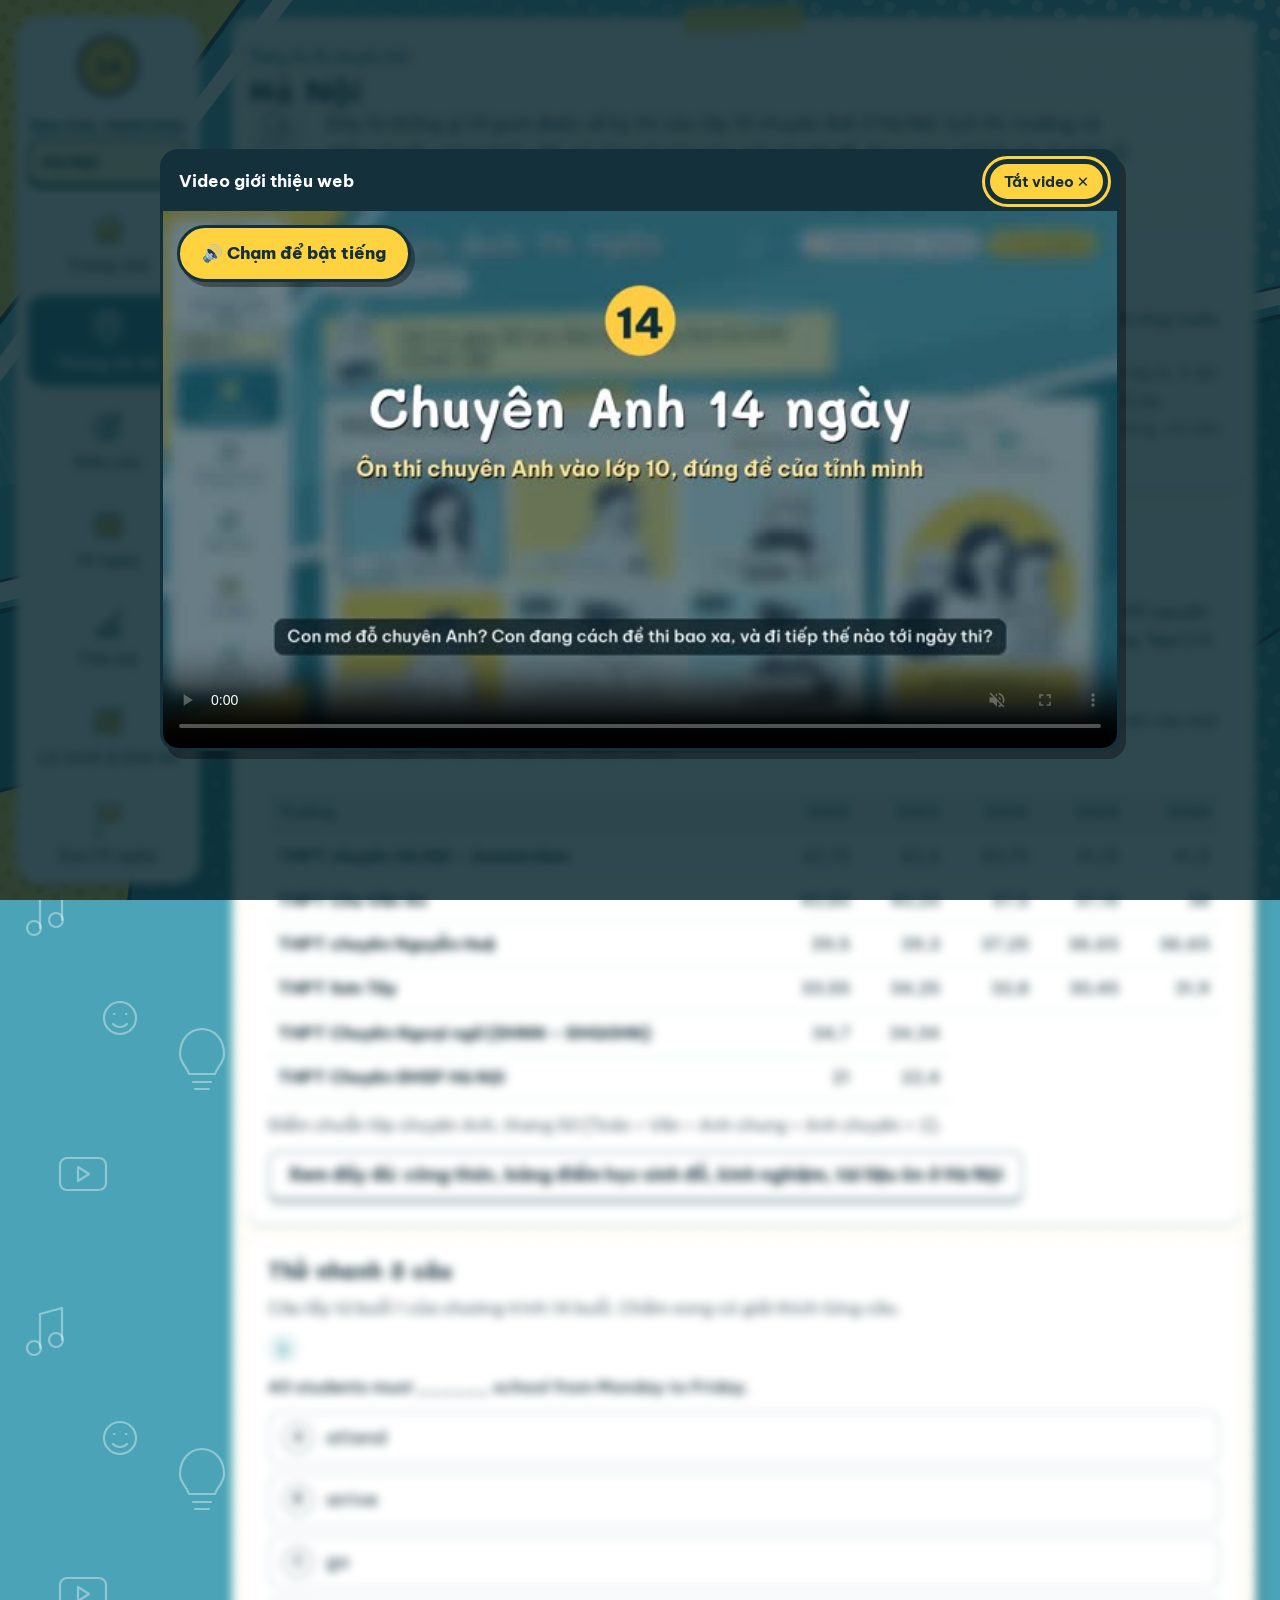
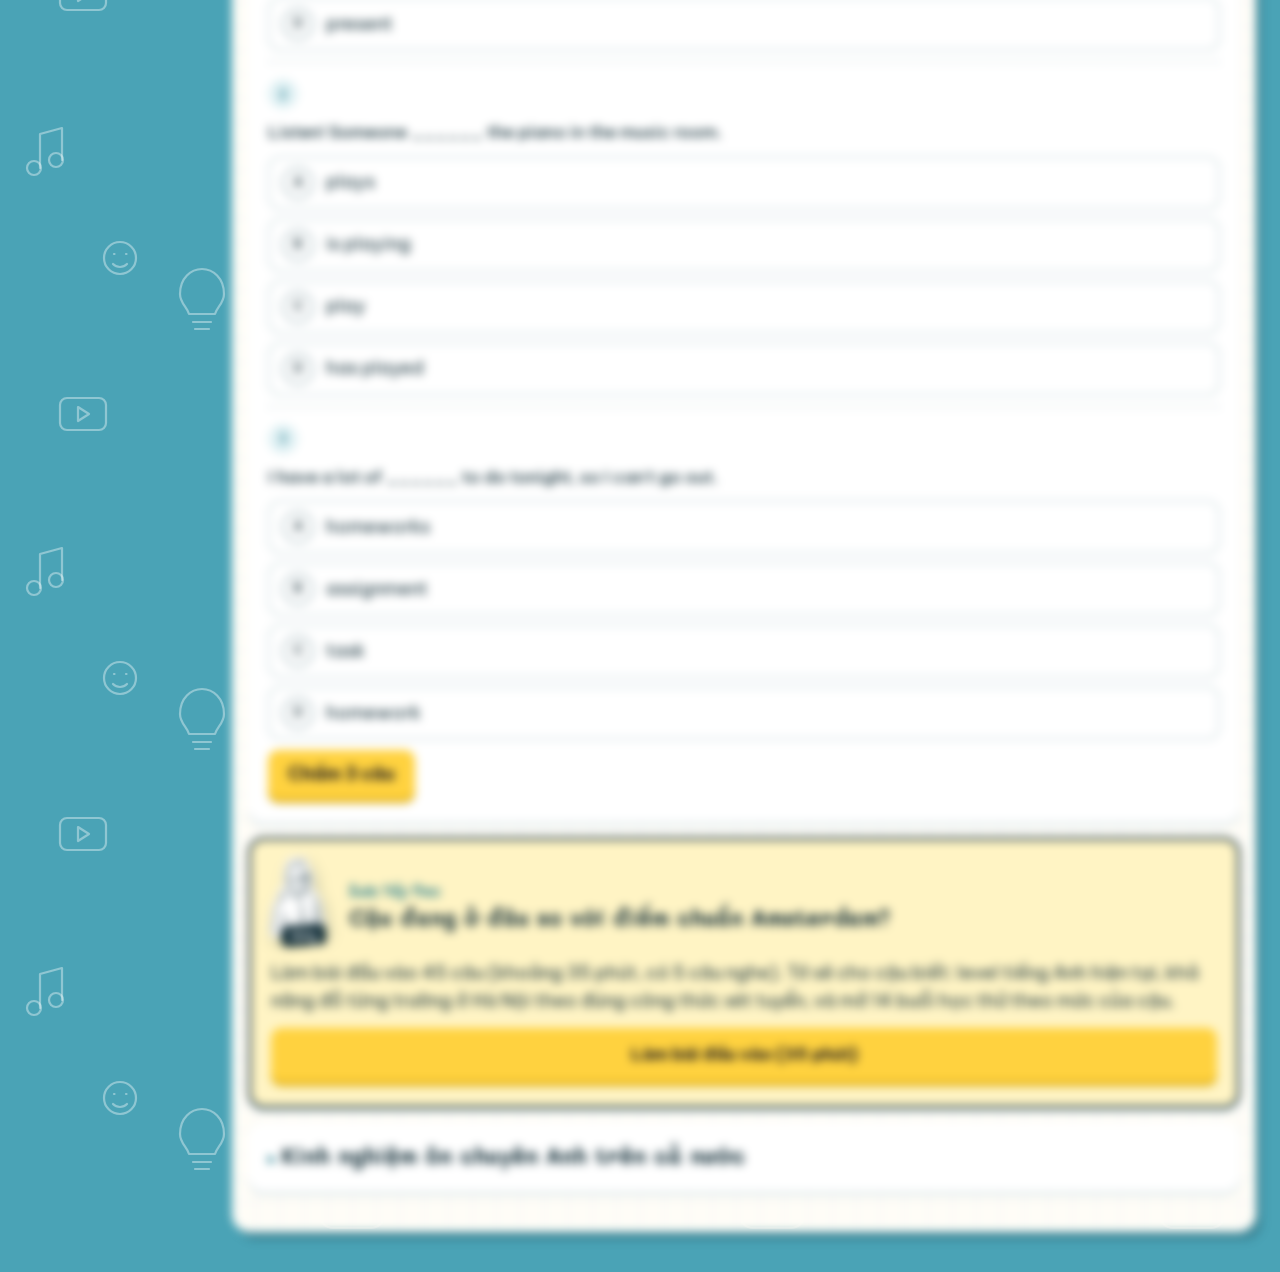
<file: index.html>
<!doctype html><html lang="vi"><head><meta charset="utf-8"><meta name="viewport" content="width=device-width, initial-scale=1"><title>Ôn thi chuyên ngữ</title>
<style>html{background:#4AA3B6 url("assets/bg/khoi-cat.svg") center/cover no-repeat fixed}body{margin:0;min-height:100vh;display:grid;place-items:center;font-family:system-ui,sans-serif}a{background:#FFD23F;color:#14303A;border:3px solid #14303A;border-radius:12px;padding:12px 18px;font-weight:700;text-decoration:none;box-shadow:4px 5px 0 rgba(10,40,48,.35)}</style>
<script>(function(){var h=(location.hash||"").slice(1);var q=location.search?location.search.slice(1)+"&":"";location.replace("chuyen-anh-14-ngay/?"+q+(h&&h!=="kinh-nghiem"?"so="+encodeURIComponent(h)+"&v=exam":"v=exam"))})();</script>
</head><body><a href="chuyen-anh-14-ngay/?v=exam">Vào trang Ôn thi chuyên ngữ</a></body></html>
</file>
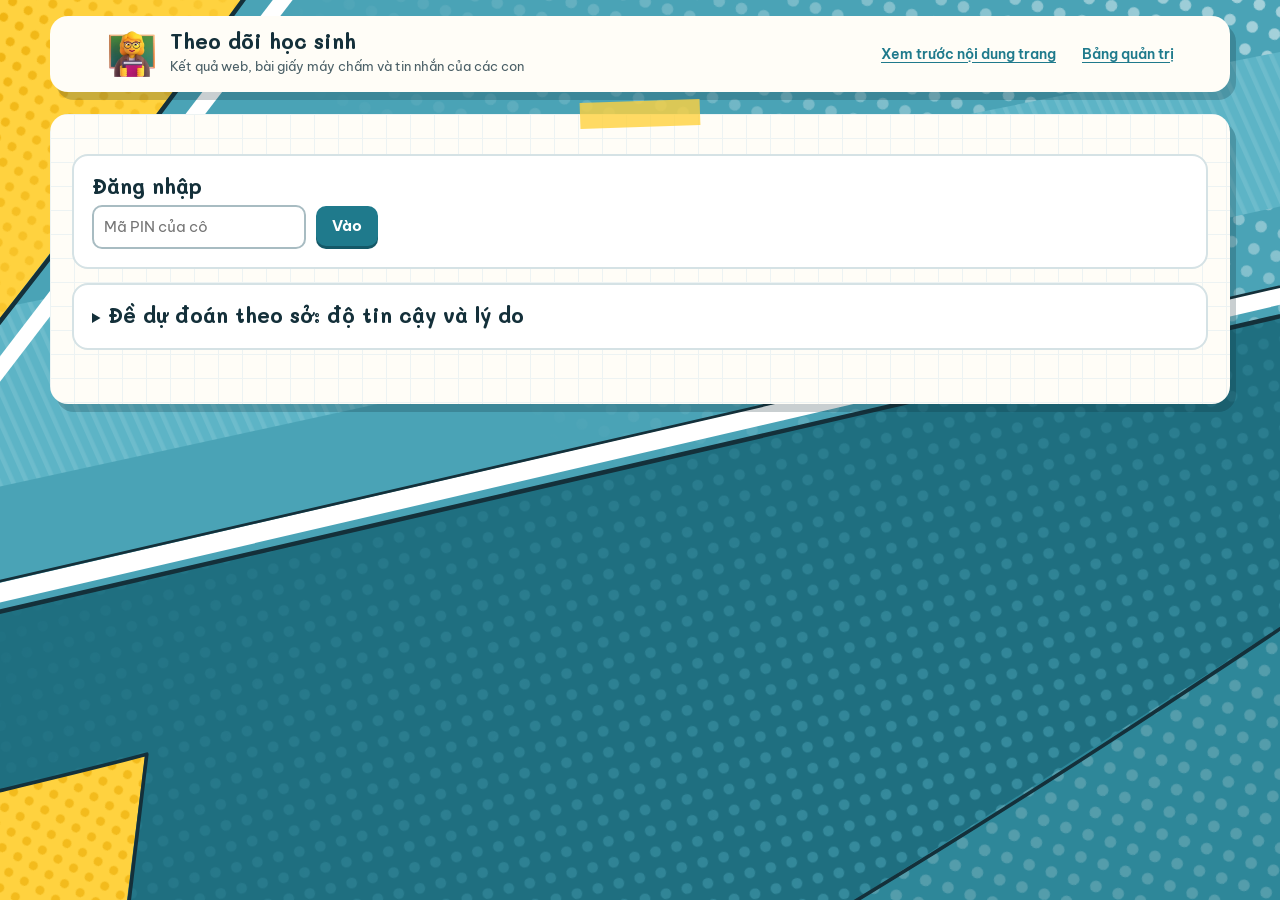
<file: co/index.html>
<!doctype html>
<html lang="vi">
<head>
<meta charset="utf-8">
<meta name="viewport" content="width=device-width, initial-scale=1">
<title>Theo dõi học sinh</title>
<meta name="robots" content="noindex">
<link rel="preconnect" href="https://fonts.googleapis.com">
<link rel="preconnect" href="https://fonts.gstatic.com" crossorigin>
<link rel="stylesheet" href="https://fonts.googleapis.com/css2?family=Bricolage+Grotesque:opsz,wght@12..96,700;12..96,800&family=Plus+Jakarta+Sans:wght@400;500;600;700&family=JetBrains+Mono:wght@500;700&display=swap">
<style>
/* Bộ nhận diện dùng chung cho mọi trang. Sửa ở đây rồi chạy build.py; không sửa trực tiếp trong trang đã dựng.
   Ý tưởng: sổ ô li xanh + huy hiệu vàng. Nền giấy kẻ ô, thanh đầu trang màu xanh đặc vụ, nút bấm nổi khối như phím,
   ô tiến độ 3 màu (chưa làm / làm dở / xong) luôn đi kèm chữ hoặc biểu tượng, không dùng màu đơn thuần. */
:root{
  --paper:#F2F5FC; --grid:#E1E7F4; --surface:#FFFFFF; --surface2:#EEF1FA;
  --ink:#151521; --ink-2:#4A4C53; --line:#D6DCEA; --line-strong:#B7BFD5;
  --agent:#2638C4; --agent-deep:#18248A; --agent-tint:#E8ECFF; --on-agent:#FFFFFF;
  --bar:#2638C4; --bar-ink:#FFFFFF; --bar-ink-2:rgba(255,255,255,.8); --bar-on:#FFFFFF; --bar-on-ink:#2638C4;
  --gold:#FCC539; --gold-deep:#C9961A; --gold-tint:#FFF4D1; --gold-ink:#3D2E00;
  --signal:#F8551A; --signal-text:#C8481A; --signal-tint:#FEE9E5;
  --good:#3C6D4A; --good-bg:#E3F7E3; --good-edge:#579F6C;
  --bad:#BE2626; --bad-bg:#FFEBEB;
  --warn:#8A5A00; --warn-bg:#FFF3D1;
  --t-none:#ECEDF1; --t-none-edge:#A3A5AE; --t-part:#FEE7AD; --t-part-edge:#E0A200; --t-done:#BCEBBB; --t-done-edge:#579F6C;
  --f-display:"Bricolage Grotesque","Plus Jakarta Sans",system-ui,sans-serif;
  --f-body:"Plus Jakarta Sans",system-ui,-apple-system,"Segoe UI",Roboto,sans-serif;
  --f-mono:"JetBrains Mono",ui-monospace,Menlo,Consolas,monospace;
  --r-card:14px; --r-ctl:10px;
  /* tên cũ, giữ để mã cũ còn chạy */
  --bg:var(--paper); --muted:var(--ink-2); --accent:var(--agent); --accent-soft:var(--agent-tint);
  --hi:var(--gold); --hi-soft:var(--gold-tint); --hi-ink:var(--gold-ink);
}
@media (prefers-color-scheme:dark){:root:not([data-theme="light"]){
  --paper:#12131F; --grid:#1A1C2C; --surface:#1E2030; --surface2:#272A3E;
  --ink:#EDEDEE; --ink-2:#B5B6C2; --line:#33364D; --line-strong:#4C5070;
  --agent:#8DA2FF; --agent-deep:#4C5BC4; --agent-tint:#25285A; --on-agent:#0E1030;
  --bar:#1B2170; --bar-ink:#FFFFFF; --bar-ink-2:rgba(255,255,255,.78); --bar-on:#EDEDEE; --bar-on-ink:#1B2170;
  --gold-deep:#9C7410; --gold-tint:#3A3015; --gold-ink:#FFE7A6;
  --signal-text:#FF8A5C; --signal-tint:#3A1E14;
  --good:#7CC48C; --good-bg:#17301F; --good-edge:#72BB82;
  --bad:#F98B8B; --bad-bg:#3A1A1C; --warn:#F0B65A; --warn-bg:#3A2C13;
  --t-none:#262939; --t-none-edge:#565A74; --t-part:#4D3D0E; --t-part-edge:#E0A200; --t-done:#1D4429; --t-done-edge:#72BB82;
  color-scheme:dark}}
:root[data-theme="dark"]{
  --paper:#12131F; --grid:#1A1C2C; --surface:#1E2030; --surface2:#272A3E;
  --ink:#EDEDEE; --ink-2:#B5B6C2; --line:#33364D; --line-strong:#4C5070;
  --agent:#8DA2FF; --agent-deep:#4C5BC4; --agent-tint:#25285A; --on-agent:#0E1030;
  --bar:#1B2170; --bar-ink:#FFFFFF; --bar-ink-2:rgba(255,255,255,.78); --bar-on:#EDEDEE; --bar-on-ink:#1B2170;
  --gold-deep:#9C7410; --gold-tint:#3A3015; --gold-ink:#FFE7A6;
  --signal-text:#FF8A5C; --signal-tint:#3A1E14;
  --good:#7CC48C; --good-bg:#17301F; --good-edge:#72BB82;
  --bad:#F98B8B; --bad-bg:#3A1A1C; --warn:#F0B65A; --warn-bg:#3A2C13;
  --t-none:#262939; --t-none-edge:#565A74; --t-part:#4D3D0E; --t-part-edge:#E0A200; --t-done:#1D4429; --t-done-edge:#72BB82;
  color-scheme:dark}

*{box-sizing:border-box}
html{-webkit-text-size-adjust:100%}
body{margin:0;color:var(--ink);font-family:var(--f-body);font-size:16px;line-height:1.6;-webkit-font-smoothing:antialiased;
  background-color:var(--paper);
  background-image:linear-gradient(var(--grid) 1px,transparent 1px),linear-gradient(90deg,var(--grid) 1px,transparent 1px);
  background-size:24px 24px;background-position:-1px -1px}
h1,h2,h3{font-family:var(--f-display);line-height:1.12;text-wrap:balance;margin:0;letter-spacing:-.01em}
h1{font-weight:800}
h2{font-size:1.75rem;font-weight:800}
h3{font-size:1.18rem;font-weight:700}
p{margin:0}
a{color:var(--agent);text-underline-offset:3px}
button,input,select,textarea{font:inherit;color:inherit}
:focus-visible{outline:3px solid var(--agent);outline-offset:2px;border-radius:6px}

/* thanh đầu trang */
.hq{background:var(--bar);color:var(--bar-ink)}
.hq a{color:var(--bar-ink)}
.logo{display:inline-flex;flex:none;border-radius:50%;text-decoration:none}
.logo svg{display:block;width:46px;height:46px}

/* nút bấm: nổi khối, ấn xuống khi bấm */
.btn{display:inline-flex;align-items:center;justify-content:center;gap:8px;min-height:44px;border:0;border-radius:var(--r-ctl);padding:10px 20px;margin-bottom:4px;
  font-weight:700;cursor:pointer;text-decoration:none;background:var(--agent);color:var(--on-agent);box-shadow:0 4px 0 var(--agent-deep);
  transition:transform .12s ease-out,box-shadow .12s ease-out}
.btn:hover{transform:translateY(-1px);box-shadow:0 5px 0 var(--agent-deep)}
.btn:active{transform:translateY(3px);box-shadow:0 1px 0 var(--agent-deep)}
.btn.hi{background:var(--gold);color:#151521;box-shadow:0 4px 0 var(--gold-deep)}
.btn.hi:hover{box-shadow:0 5px 0 var(--gold-deep)}.btn.hi:active{box-shadow:0 1px 0 var(--gold-deep)}
.btn.ghost{background:var(--surface);color:var(--ink);box-shadow:inset 0 0 0 2px var(--line-strong),0 4px 0 var(--line-strong)}
.btn.ghost:hover{box-shadow:inset 0 0 0 2px var(--agent),0 5px 0 var(--agent-deep)}
.btn.ghost:active{box-shadow:inset 0 0 0 2px var(--agent),0 1px 0 var(--agent-deep)}
.btn:disabled{opacity:.45;cursor:not-allowed;transform:none}

/* mặt giấy, nhãn, con dấu */
.card{background:var(--surface);border:2px solid var(--line);border-radius:var(--r-card);padding:20px;display:flex;flex-direction:column;gap:12px;min-width:0}
.pill{display:inline-flex;align-items:center;gap:6px;padding:3px 10px;border-radius:999px;font-size:.8rem;font-weight:700;background:var(--surface2);color:var(--ink)}
.pill.good{background:var(--good-bg);color:var(--good)}
.pill.bad{background:var(--bad-bg);color:var(--bad)}
.pill.warn{background:var(--warn-bg);color:var(--warn)}
.pill.hi{background:var(--gold-tint);color:var(--gold-ink)}
.stamp{display:inline-block;font-family:var(--f-mono);font-weight:700;font-size:.82rem;letter-spacing:.06em;text-transform:uppercase;
  color:var(--good);border:2.5px solid currentColor;border-radius:8px;padding:2px 10px;transform:rotate(-6deg);opacity:.92}
.stamp.part{color:var(--warn)}
.muted{color:var(--ink-2)}
.small{font-size:.88rem}
.mono{font-family:var(--f-mono)}
.notice{background:var(--gold-tint);color:var(--gold-ink);border-radius:var(--r-ctl);padding:12px 14px;font-size:.92rem}

table{border-collapse:collapse;width:100%;font-size:.92rem;font-variant-numeric:tabular-nums}
th,td{text-align:left;padding:8px 10px;border-bottom:1px solid var(--line)}
th{font-size:.82rem;font-weight:700;color:var(--ink-2);background:var(--surface2)}

@media (prefers-reduced-motion:reduce){*,*::before,*::after{transition:none!important;animation:none!important;scroll-behavior:auto!important}}

/* Trang của cô: cùng bộ nhận diện nhưng tiết chế hơn; nền trơn, bảng rộng, màu chỉ dùng cho trạng thái. */
body{font-size:15px;background-image:none}
.hq .in{max-width:1100px;margin:0 auto;padding:12px 16px;display:flex;align-items:center;gap:12px}
.hq .in b{font-family:var(--f-display);font-size:1.3rem;font-weight:800;line-height:1.1}
.hq .in span{display:block;font-size:.84rem;color:var(--bar-ink-2)}
.hq .in .back.pv2{margin-left:14px}.hq .in .back{margin-left:auto;font-size:.88rem;font-weight:600;color:var(--bar-ink-2)}
main{max-width:1100px;margin:0 auto;padding:20px 16px 64px}
h2{font-size:1.3rem;margin:0 0 8px}h3{font-size:1.05rem;margin:14px 0 6px}
.card{display:block;margin:14px 0;padding:18px}
.row{display:flex;flex-wrap:wrap;gap:10px;align-items:center}
input,select,textarea{font:inherit;color:var(--ink);background:var(--surface);border:2px solid var(--line-strong);border-radius:var(--r-ctl);padding:8px 10px;min-height:40px}
input:focus,select:focus,textarea:focus{outline:none;border-color:var(--agent);box-shadow:0 0 0 3px var(--agent-tint)}
textarea{width:100%}
button{font:inherit;font-weight:700;border:0;border-radius:var(--r-ctl);padding:8px 16px;min-height:40px;margin-bottom:3px;background:var(--agent);color:var(--on-agent);cursor:pointer;box-shadow:0 3px 0 var(--agent-deep);transition:transform .12s ease-out,box-shadow .12s ease-out}
button:active{transform:translateY(2px);box-shadow:0 1px 0 var(--agent-deep)}
button.ghost{background:var(--surface);color:var(--ink);box-shadow:inset 0 0 0 2px var(--line-strong),0 3px 0 var(--line-strong)}
button.mini{padding:3px 10px;min-height:30px;font-size:.8rem}
button:disabled{opacity:.5;cursor:default;transform:none}
.tw{overflow-x:auto}
th,td{padding:9px 8px;vertical-align:top}
td.n{font-family:var(--f-mono);text-align:right;white-space:nowrap}
tr.click{cursor:pointer}tr.click:hover td{background:var(--agent-tint)}
.kpis{display:grid;grid-template-columns:repeat(auto-fit,minmax(140px,1fr));gap:10px}
.kpi{background:var(--surface2);border-radius:12px;padding:10px 12px}.kpi b{display:block;font-family:var(--f-display);font-size:1.4rem;font-weight:800}
.item{border-left:5px solid var(--line-strong);padding:7px 11px;margin:6px 0;background:var(--surface2);border-radius:8px}
.item.bad{border-left-color:var(--bad)}.item.unk{border-left-color:var(--t-part-edge)}.item.ok{border-left-color:var(--good-edge)}
.imgs{display:flex;flex-wrap:wrap;gap:8px}.imgs img{max-width:100%;width:340px;border-radius:8px;border:2px solid var(--line)}
.msg{padding:9px 13px;border-radius:14px;background:var(--surface2);margin:6px 0;max-width:80%}
.msg.t{margin-left:auto;background:var(--gold-tint);color:var(--gold-ink)}
.err{color:var(--bad)}
.code{font-family:var(--f-mono);font-size:1.3rem;font-weight:700;letter-spacing:.08em;background:var(--gold-tint);color:var(--gold-ink);padding:2px 10px;border-radius:8px}
details summary{cursor:pointer;font-weight:700}
.pd-tbl{border-collapse:collapse;width:100%;font-size:.95rem}.pd-tbl th,.pd-tbl td{border-bottom:1px solid var(--line,#ddd);padding:8px;vertical-align:top;text-align:left}.pd-tbl td:nth-child(3){width:58%;line-height:1.55}.pd-tbl td:nth-child(4){width:22%}.pd-st{font-size:.85rem;color:var(--muted,#666)}.pd-src a{display:inline-block;margin:0 4px 4px 0}.pd-tbl details summary{font-weight:600;font-size:.9rem}
body.role-giaovien .only-mgr{display:none!important}
/*APPLOOK*/
/* ===== Giao diện teen (22/10/2026): cắt dán scrapbook, tông xanh ngọc – trắng – điểm vàng, trung tính =====
   Nền xanh ngọc có hình vẽ phấn trắng; bài làm nằm trên tờ giấy trắng; người là sticker viền trắng; tiêu đề chữ viết tay (Mali). */
:root{
  --teal:#4AA3B6; --teal-deep:#1F6F80; --stk:drop-shadow(3px 0 0 #fff) drop-shadow(-3px 0 0 #fff) drop-shadow(0 3px 0 #fff) drop-shadow(0 -3px 0 #fff) drop-shadow(3px 6px 6px rgba(10,40,48,.28));
  --paper:#FFFDF7; --grid:#EDF3F3; --surface:#FFFFFF; --surface2:#F0F6F7;
  --ink:#14303A; --ink-2:#4A5F66; --line:#D5E2E5; --line-strong:#A8BCC2;
  --agent:#1F7A8C; --agent-deep:#145867; --agent-tint:#E0F1F4; --on-agent:#FFFFFF;
  --bar:#FFFFFF; --bar-ink:#14303A; --bar-ink-2:#4A5F66; --bar-on:#1F7A8C; --bar-on-ink:#FFFFFF;
  --gold:#FFD23F; --gold-deep:#D9A90F; --gold-tint:#FFF4C4; --gold-ink:#3D2E00;
  --f-display:"Mali","Be Vietnam Pro",system-ui,sans-serif;
  --f-body:"Be Vietnam Pro",system-ui,-apple-system,"Segoe UI",Roboto,sans-serif;
  --f-hand:"Patrick Hand","Mali",cursive;
  --r-card:16px; --shadow:0 6px 0 rgba(10,40,48,.2);
  --t-done:#C4E8EF; --t-done-edge:#1F7A8C; --t-part:#FFF0B3; --t-part-edge:#D9A90F;
}
@media (prefers-color-scheme:dark){:root:not([data-theme="light"]){
  --teal:#123E48; --teal-deep:#0C2C34; --paper:#16262B; --grid:#1B2E34; --surface:#1C3036; --surface2:#24393F;
  --ink:#ECF3F4; --ink-2:#B3C4C8; --line:#2F474E; --line-strong:#4A666E;
  --agent:#7CCFE0; --agent-deep:#3E8C9C; --agent-tint:#1D4650; --on-agent:#0B2228;
  --bar:#1C3036; --bar-ink:#ECF3F4; --bar-ink-2:#B3C4C8; --bar-on:#7CCFE0; --bar-on-ink:#0B2228;
  --gold-tint:#3A3215; --gold-ink:#FFE7A6; --shadow:0 6px 0 rgba(0,0,0,.35); --t-done:#1D4650; --t-done-edge:#7CCFE0; --t-part:#4D3D0E; --t-part-edge:#E0A200}}
:root[data-theme="dark"]{
  --teal:#123E48; --teal-deep:#0C2C34; --paper:#16262B; --grid:#1B2E34; --surface:#1C3036; --surface2:#24393F;
  --ink:#ECF3F4; --ink-2:#B3C4C8; --line:#2F474E; --line-strong:#4A666E;
  --agent:#7CCFE0; --agent-deep:#3E8C9C; --agent-tint:#1D4650; --on-agent:#0B2228;
  --bar:#1C3036; --bar-ink:#ECF3F4; --bar-ink-2:#B3C4C8; --bar-on:#7CCFE0; --bar-on-ink:#0B2228;
  --gold-tint:#3A3215; --gold-ink:#FFE7A6; --shadow:0 6px 0 rgba(0,0,0,.35); --t-done:#1D4650; --t-done-edge:#7CCFE0; --t-part:#4D3D0E; --t-part-edge:#E0A200}

/* ----- áp cho các trang phụ (Tuyển sinh Hà Nội, trang của cô) để cùng giao diện với trang học sinh ----- */
html{background:#4AA3B6 url("../assets/bg/khoi-cat.svg") center/cover no-repeat fixed}
@media (prefers-color-scheme:dark){:root:not([data-theme="light"]){background-image:linear-gradient(rgba(6,20,24,.62),rgba(6,20,24,.62)),url("../assets/bg/khoi-cat.svg")}}
body{background:transparent!important;background-image:none!important;font-family:var(--f-body);color:var(--ink)}
h1,h2,h3{font-family:var(--f-display);letter-spacing:0}
header.hq{background:var(--paper)!important;color:var(--ink)!important;max-width:1180px;margin:16px auto 0;border-radius:18px;box-shadow:6px 8px 0 rgba(10,40,48,.22)}
header.hq h1,header.hq b{color:var(--ink)!important}
header.hq p,header.hq span{color:var(--ink-2)!important}
header.hq a{color:var(--agent)!important}
main{background-color:var(--paper);background-image:linear-gradient(var(--grid) 1px,transparent 1px),linear-gradient(90deg,var(--grid) 1px,transparent 1px);background-size:24px 24px;border-radius:18px;box-shadow:6px 8px 0 rgba(10,40,48,.22);max-width:1180px;margin:22px auto 40px!important;padding:26px 22px 40px!important;position:relative;box-sizing:border-box}
main::before{content:"";position:absolute;top:-13px;left:calc(50% - 60px);width:120px;height:26px;background:rgba(255,210,63,.8);transform:rotate(-2deg)}
@media (max-width:1220px){header.hq,main{margin-left:10px!important;margin-right:10px!important}}
footer{color:#fff;text-shadow:0 1px 2px rgba(0,0,0,.4)}footer a{color:#FFF4C4}
.eyebrow{color:var(--agent);font-family:var(--f-hand)}
/*/APPLOOK*/
</style>
<link rel="stylesheet" href="https://fonts.googleapis.com/css2?family=Be+Vietnam+Pro:ital,wght@0,400;0,500;0,600;0,700;0,800;1,400&family=Mali:wght@600;700&family=Patrick+Hand&family=JetBrains+Mono:wght@500;700&display=swap">
</head>
<body>
<header class="hq"><div class="in">
<a class="logo" href="../" aria-label="Về trang Ôn thi chuyên ngữ"><img src="../assets/emoji/woman-teacher.webp" alt="" width="52" height="52"></a>
<div><b>Theo dõi học sinh</b><span>Kết quả web, bài giấy máy chấm và tin nhắn của các con</span></div>
<a class="back" href="../chuyen-anh-14-ngay/xem-truoc.html">Xem trước nội dung trang</a>
<a class="back pv2" href="../quan-ly/">Bảng quản trị</a>
</div></header>
<main>
<div id="app"></div>
<details class="card" id="predCard"><summary><h2 style="display:inline">Đề dự đoán theo sở: độ tin cậy và lý do</h2></summary>
<p>Học sinh và phụ huynh chỉ thấy nhãn <b>"Đề dự đoán"</b> (hoặc "Theo thông báo của sở", "Chưa có đề"). Độ tin cậy và lý do chỉ hiện ở đây.</p><ul class="small"><li><b>cao</b>: văn bản cấu trúc đề hoặc đề chính thức của sở mới.</li><li><b>trung bình</b>: đề, văn bản của chính sở các năm gần, nhưng chưa đọc được đủ số câu từng phần.</li><li><b>thấp</b>: chỉ có đề của một tỉnh cũ (không phải tỉnh đặt trụ sở sở mới) hoặc chỉ có văn bản chung. Khi không có đề thật nào, trang không dựng bảng dạng bài mà dùng gói chung.</li></ul><div class="tbl-wrap"><table class="pd-tbl"><thead><tr><th>Nơi</th><th>Độ tin cậy</th><th>Vì sao</th><th>Nguồn đã đọc</th></tr></thead><tbody><tr><td><b>Gia Lai</b><br><span class="pd-st">Theo thông báo của sở</span></td><td><b>cao</b></td><td>Dự đoán theo Thông báo cấu trúc đề thi tuyển sinh lớp 10 năm học 2026-2027 của Sở GD&amp;ĐT Gia Lai (mới) – văn bản 2784/TB-SGDĐT ngày 18/5/2026, đăng trên web THPT chuyên Lê Quý Đôn Gia Lai (Quy Nhơn), căn cứ Thông tư 30/2024/TT-BGDĐT và Kế hoạch 2593/KH-SGDĐT 11/5/2026. Đây là cấu trúc chính thức của kỳ thi chung đầu tiên sau sáp nhập (thi 28/6/2026, môn chuyên 150 phút, thang 10) áp dụng cho cả 3 trường chuyên (Hùng Vương, Lê Quý Đôn, Chu Văn An), nên là căn cứ mạnh nhất cho kỳ thi 2027. Thứ tự và tên 4 mục (Listening 2 – Lexico-Grammar 2 – Reading 3 – Writing 3) khớp với mô tả &#x27;đề Anh chuyên Hùng Vương có thêm phần nghe&#x27; của Gia Lai cũ 2024. Văn bản không ghi số câu và điểm từng part, nên items để trống; số câu của từng part cần suy từ đề thật 2026 (Springboard liệt kê &#x27;Đề chuyên Anh Gia Lai 2026&#x27; nhưng chưa gắn link).<details><summary>Còn thiếu, cần mở tay</summary><ul><li>Chưa đọc được đề thật chuyên Anh Gia Lai 2026 (Springboard liệt kê trong &#x27;Tuyển tập đề chính thức chuyên Anh 2026&#x27; nhưng chưa có link; hoatieu/VUS chỉ có đề Tiếng Anh chung 2026). Vì vậy chưa biết số câu và điểm từng part, độ dài bức thư, chủ đề luận.</li><li>Không tìm được đề chuyên Anh Bình Định cũ (Lê Quý Đôn, Chu Văn An) các năm 2022–2025 và đề chuyên Anh Hùng Vương 2022–2025 trên tuyensinh247, vndoc, hoatieu, doctailieu, springboard (hoatieu &#x27;Bộ đề chuyên Anh toàn quốc 2025-2026&#x27; khóa Pro, không xem được mục lục).</li><li>Thông báo 2784/TB-SGDĐT là cấu trúc cho kỳ thi 2026; Sở chưa ban hành cấu trúc 2027 (tính đến 23/10/2026) – cần kiểm tra lại khi có kế hoạch 2027.</li><li>Mức CEFR B2 là ước lượng theo dạng bài, chưa có đề thật hay nhận xét giáo viên để xác nhận.</li></ul></details></td><td class="pd-src"><a href="https://chuyenlequydongialai.edu.vn/wp-content/uploads/2026/05/2784_TB-SGDDT_18052026.pdf" target="_blank" rel="noopener">công văn Gia Lai (sở mới, gồm Gia Lai + Bình Định) 2026</a> · <a href="https://baogialai.com.vn/gia-lai-cong-bo-diem-thi-vao-lop-10-truong-thpt-chuyen-hung-vuong-post281339.html" target="_blank" rel="noopener">bài báo Gia Lai 2024</a></td></tr><tr><td><b>Hà Tĩnh</b><br><span class="pd-st">Đề dự đoán</span></td><td><b>trung bình</b></td><td>Dự đoán theo đề thật 2026 của Sở Hà Tĩnh (Hà Tĩnh không sáp nhập, một đề duy nhất): springboard.vn đăng đề chuyên Anh Hà Tĩnh 2026-2027 và xác nhận khung 4 section mỗi section 5 điểm (Listening, Grammar and Lexical Items, Reading, Writing), &#x27;giữ khung đánh giá rất ổn định&#x27; so với 2025-2026; essay 2026 yêu cầu khoảng 250 từ. Hướng dẫn Sở 2024 và 2025 xác nhận bài 150 phút &#x27;kết hợp trắc nghiệm với tự luận, trong đó có kỹ năng nghe&#x27;. Số câu và dạng từng part chưa đọc được trực tiếp (file PDF đề trên springboard không mở được) nên lấy theo khuôn đề HSG Tiếng Anh 12 của chính Sở Hà Tĩnh 2024-2025 (cùng tên section, cùng 5 điểm/section, cùng dạng bài) có điều chỉnh bớt số câu cho đề lớp 10. Thang 20 điểm quy về 10 khi xét tuyển (thủ khoa 2026 đạt 8,42).<details><summary>Còn thiếu, cần mở tay</summary><ul><li>Chưa đọc trực tiếp được đề chuyên Anh Hà Tĩnh 2026 hay 2025 (PDF springboard &#x27;Dề-Chuyên-Anh-Hà-Tĩnh-2025-2026.pdf&#x27; và thư mục Google Drive 2026 không mở được qua WebFetch) — số câu, điểm từng part là ước theo khuôn đề HSG 12 cùng Sở</li><li>Số lần nghe, dạng từng part nghe của đề chuyên 10 chưa xác nhận</li><li>Chưa rõ Section Writing có phần mô tả biểu đồ như đề HSG 12 hay chỉ viết lại câu + essay</li><li>Chưa có đề 2022–2024 để kiểm tra độ ổn định khung đề</li></ul></details></td><td class="pd-src"><a href="https://springboard.vn/de-thi-chuyen-anh-ha-tinh-2026/" target="_blank" rel="noopener">phân tích Hà Tĩnh 2026</a> · <a href="https://springboard.vn/essay-sample-chuyen-anh-so-7/" target="_blank" rel="noopener">phân tích Hà Tĩnh 2026</a> · <a href="https://cdn.thuvienphapluat.vn/uploads/Hoidapphapluat/2025/TAN/hatinhc.pdf" target="_blank" rel="noopener">công văn Hà Tĩnh 2025</a> · <a href="https://springboard.vn/de-thi-hsg-tieng-anh-12-ha-tinh-24-25-dap-an-chi-tiet/" target="_blank" rel="noopener">đề thật Hà Tĩnh 2025</a></td></tr><tr><td><b>Điện Biên</b><br><span class="pd-st">Đề dự đoán</span></td><td><b>trung bình</b></td><td>Dự đoán theo công văn 3119/SGDĐT-GDTrH (14/10/2025) của Sở GD&amp;ĐT Điện Biên áp dụng kỳ thi 2026 (qua tuyensinh247): 120 phút, trắc nghiệm kết hợp tự luận, gồm kiến thức ngôn ngữ + Nghe hiểu + Đọc hiểu + Viết; khung 5 phần của đề chuyên Tiếng Trung cùng sở (Nghe, Ngữ âm, Từ vựng-ngữ pháp, Đọc, Viết) củng cố dự đoán thứ tự phần. Không tìm được đề chuyên Anh Điện Biên năm nào (2021–2026) nên số câu, điểm từng phần và dạng nghe/viết chỉ là ước lượng theo mẫu đề chuyên có nghe của tỉnh lân cận (Sơn La). Tỉnh không sáp nhập.<details><summary>Còn thiếu, cần mở tay</summary><ul><li>Không tìm được đề chuyên Anh Điện Biên năm nào (kể cả 2026) trên các trang tổng hợp, trang Sở (dienbien.edu.vn) hay báo; không có bài phân tích.</li><li>Văn bản gốc CV 3119/SGDĐT-GDTrH và CV 1338/SGDĐT-GDMNPT chưa đọc được – có thể ghi biểu điểm từng kỹ năng.</li><li>Chưa rõ dạng nghe (điền từ/trắc nghiệm, số câu, cách phát), dạng và số từ bài viết, số câu từng phần, độ khó.</li><li>Thời lượng môn chuyên các năm trước 2026 (có phải 150 phút rồi đổi sang 120 không).</li></ul></details></td><td class="pd-src"><a href="https://diemthi.tuyensinh247.com/tuyen-sinh-lop10/dien-bien-p51.html" target="_blank" rel="noopener">công văn Điện Biên 2026</a> · <a href="https://thptthanhchan.dienbien.edu.vn/uploads/news/2026_02/4-thong-bao-tuyen-sinh-vao-lop-10-nh-2026-2027-d-24.04.2026_15h40p44_signed.pdf" target="_blank" rel="noopener">công văn Điện Biên 2026</a> · <a href="https://hoatieu.vn/dap-an-de-thi-tuyen-sinh-lop-10-mon-anh-dien-bien-214837" target="_blank" rel="noopener">đề thật Điện Biên 2026</a></td></tr><tr><td><b>Khánh Hòa</b><br><span class="pd-st">Đề dự đoán</span></td><td><b>thấp</b></td><td>Chỉ đọc được một đề thật: đề chính thức chuyên Anh Ninh Thuận cũ 2025 (Sở GD&amp;ĐT Ninh Thuận, khóa 7/6/2025, 120 phút, thang 10, 4 section: Listening 2,5 – Knowledge of Language 3,125 – Reading 1,875 – Writing 2,5). Ninh Thuận không phải tỉnh đặt trụ sở sở mới (sở mới đặt ở Nha Trang, Khánh Hòa cũ), và chưa tìm được đề chuyên Anh Khánh Hòa cũ năm nào hay đề chung 2026 của sở mới, nên dự đoán lấy khung Ninh Thuận 2025 làm nền và điều chỉnh thời gian lên 150 phút theo kỳ thi chung 2026 (môn chuyên chiều 29/5/2026, 150 phút, báo ghi &#x27;hình thức tự luận&#x27; – với tiếng Anh hiểu là có phần viết tự luận). Hai điểm gần chắc: có phần nghe (Ninh Thuận cũ đã nghe 20 câu; khối tỉnh miền Trung lân cận như Gia Lai cũng nghe) và có viết lại câu + bài viết. Số câu, điểm từng phần và độ dài bài viết của sở mới có thể khác khung Ninh Thuận.<details><summary>Còn thiếu, cần mở tay</summary><ul><li>Không tìm được đề chuyên Anh Khánh Hòa cũ (Lê Quý Đôn Nha Trang) năm nào 2021–2025 và đề chuyên Anh chung 2026 của sở mới (Springboard liệt kê &#x27;Khánh Hòa&#x27; trong tuyển tập 2026 nhưng chưa gắn link; hoatieu/doctailieu/2048.vn/thuvienphapluat chỉ có đề Tiếng Anh chung).</li><li>Sở GD&amp;ĐT Khánh Hòa chưa thấy công bố văn bản cấu trúc đề môn chuyên 2026 hay 2027 (hoatieu có &#x27;đề tham khảo Tiếng Anh 2026-2027&#x27; nhưng là đề chung, khóa Pro).</li><li>Chưa rõ đề chuyên Anh 2026 của sở mới có giữ khung 4 section/72 câu kiểu Ninh Thuận hay theo khung Khánh Hòa cũ; thời lượng 150 phút (2026) khác 120 phút của đề Ninh Thuận 2025 nên số câu/độ dài bài viết có thể tăng.</li><li>Mức CEFR B1+ ước từ đề Ninh Thuận, có thể thấp hơn đề của sở mới.</li></ul></details></td><td class="pd-src"><a href="https://springboard.vn/de-thi-chuyen-anh-10-ninh-thuan-2025-2026/" target="_blank" rel="noopener">đề thật Ninh Thuận 2025</a> · <a href="https://nhandan.vn/ocop/khanh-hoa-chuan-bi-chu-dao-ky-thi-tuyen-sinh-lop-10-post965086.html" target="_blank" rel="noopener">bài báo Khánh Hòa (sở mới, gồm Khánh Hòa + Ninh Thuận) 2026</a></td></tr><tr><td><b>Quảng Ngãi</b><br><span class="pd-st">Đề dự đoán</span></td><td><b>thấp</b></td><td>Dự đoán theo đề thật Kon Tum 2025 (Sở GD&amp;ĐT Kon Tum, thi 4/6/2025, THPT chuyên Nguyễn Tất Thành): 150 phút, thang 10 = Nghe 2 + Ngữ pháp–từ vựng 3 + Đọc 3 + Viết 2. Đây là đề duy nhất đọc được trong hai tỉnh cũ. Không tìm được đề chuyên Anh Quảng Ngãi cũ (Lê Khiết) năm nào, cũng không đọc được đề chung 2026 của Sở mới (springboard.vn có liệt kê &#x27;Quảng Ngãi&#x27; trong tuyển tập đề chuyên Anh 2026-2027 nhưng chưa có trang riêng). Sở mới đặt tại Quảng Ngãi nên đề 2026 và các năm tới nhiều khả năng do bộ phận ra đề Quảng Ngãi cũ chủ trì — cấu trúc thật có thể khác đề Kon Tum; các điểm gần như chắc chắn: 150 phút (QĐ 931/2026, KH 52 Kon Tum 2024, đề Kon Tum 2025), &#x27;trắc nghiệm khách quan kết hợp tự luận&#x27; (KH 52 Kon Tum 2024), có viết lại câu và bài viết tự luận. Phần nghe: chắc với Kon Tum, chưa xác nhận với Quảng Ngãi.<details><summary>Còn thiếu, cần mở tay</summary><ul><li>Không tìm được đề chuyên Anh Quảng Ngãi cũ (Lê Khiết) năm nào (doctailieu, hoatieu, 2048.vn chỉ có đề chung 2018–2026); không đọc được đề chung 2026 của Sở mới dù springboard.vn liệt kê có đề &#x27;Quảng Ngãi&#x27; 2026-2027</li><li>Chưa xác nhận đề Quảng Ngãi (cũ và mới) có phần nghe — chỉ đề Kon Tum 2025 có nghe</li><li>Hoatieu có mục &#x27;cấu trúc đề thi vào 10 chuyên Quảng Ngãi 2024&#x27; nhưng nội dung trong file tải về (Pro), không đọc được</li><li>Chưa có nhận xét báo chí/giáo viên về đề chuyên Anh 2026 của tỉnh mới</li></ul></details></td><td class="pd-src"><a href="https://springboard.vn/de-thi-chuyen-anh-10-kon-tum-2025-2026/" target="_blank" rel="noopener">đề thật Kon Tum 2025</a> · <a href="https://cdn.thuvienphapluat.vn/uploads/phapluat/2022-2/TVA/KH-52-Tuyen-sinh-24-25-kon-tum.pdf" target="_blank" rel="noopener">công văn Kon Tum 2024</a> · <a href="https://luatvietnam.vn/giao-duc/quyet-dinh-931-qd-ubnd-quang-ngai-phe-duyet-ke-hoach-tuyen-sinh-lop-10-nam-hoc-2026-2027-430177-d2.html" target="_blank" rel="noopener">công văn Quảng Ngãi 2026</a></td></tr><tr><td><b>Cao Bằng</b><br><span class="pd-st">Chưa có đề, dùng gói chung</span></td><td><b>thấp</b></td><td>Dự đoán theo văn bản của Sở GD&amp;ĐT Cao Bằng và Trường THPT Chuyên Cao Bằng (150 phút, thang 10, hệ số 2, &#x27;kết hợp trắc nghiệm và tự luận&#x27;, không nhắc phần nghe) vì không tìm được bất kỳ đề chuyên Anh Cao Bằng nào công khai (2021–2026) trên tuyensinh247, hoatieu, vietjack, loigiaihay, thuvienphapluat, springboard, doctailieu, violet, 123docz hay trang trường. Danh sách dạng bài là mẫu chung của đề chuyên các tỉnh miền núi phía Bắc không thi nghe (Thái Nguyên 2026, Phú Thọ); số câu chỉ là ước lượng. Tỉnh không sáp nhập nên không có tỉnh cũ khác để đối chiếu.<details><summary>Còn thiếu, cần mở tay</summary><ul><li>Không tìm được đề chuyên Anh Cao Bằng bất kỳ năm nào (2021–2026) ở dạng văn bản hay ảnh; các trang tổng hợp (hoatieu, vietjack, tuyensinh247, loigiaihay, springboard, doctailieu) chỉ có đề Tiếng Anh chung.</li><li>Chưa xác định có phần nghe hay không (văn bản sở không nhắc; dự đoán không có).</li><li>Chưa biết dạng bài viết (đoạn văn/thư/luận) và số từ.</li><li>Chưa có nhận xét độ khó; các dạng bài và số câu trong predicted chỉ là ước lượng theo mẫu chung của vùng, cần thay bằng đề thật khi có (có thể xin đề từ giáo viên/học sinh Chuyên Cao Bằng).</li></ul></details></td><td class="pd-src"><a href="https://thptchuyencaobang.edu.vn/uploads/news/2026_04/tb-ts-10-chuyen-nam-hoc-26-27.pdf" target="_blank" rel="noopener">công văn Cao Bằng 2026</a> · <a href="https://thuvienphapluat.vn/hoi-dap-phap-luat/cac-mon-thi-vao-lop-10-20262027-cao-bang-may-mon-138078725.html" target="_blank" rel="noopener">công văn Cao Bằng 2026</a> · <a href="https://storage-vnportal.vnpt.vn/cbg-ubnd/sitefolders/sgddt/4974/2022/t4/633.pdf" target="_blank" rel="noopener">công văn Cao Bằng 2022</a> · <a href="https://thuvienphapluat.vn/hoi-dap-phap-luat/full-dap-an-de-thi-vao-lop-10-tieng-anh-cao-bang-2026-nhu-the-nao-138092458.html" target="_blank" rel="noopener">bài báo Cao Bằng 2026</a></td></tr><tr><td><b>Cà Mau</b><br><span class="pd-st">Chưa có đề, dùng gói chung</span></td><td><b>thấp</b></td><td>Không có đề thật hay văn bản cấu trúc chi tiết. Chỉ chắc được khung: kỳ thi chuyên chung 2026 của sở mới (26–28/6/2026, hai điểm thi Phan Ngọc Hiển 712 thí sinh và chuyên Bạc Liêu 557 thí sinh): Tiếng Anh chuyên 150 phút sáng 28/6, thang 10 lẻ 0,25, hệ số 2, &#x27;các bài thi chuyên là tự luận, môn thi chuyên Tiếng Anh có thêm phần nghe&#x27; (tuyensinh247 trích kế hoạch 2026 của Sở Cà Mau; Cà Mau cũ là tỉnh đặt trụ sở sở mới và đã dùng mô tả này từ 2025). Các dạng bài còn lại suy từ nghĩa &#x27;tự luận&#x27; (thí sinh viết đáp án: word form, điền từ, viết lại câu, bài viết) và từ dạng chung của đề chuyên Anh các tỉnh miền Tây; không có bằng chứng riêng của Cà Mau/Bạc Liêu. Bạc Liêu cũ: không tìm được mô tả hay đề (KH 32/KH-UBND 2025 chỉ có lịch thi dạng ảnh).<details><summary>Còn thiếu, cần mở tay</summary><ul><li>Không tìm được đề chuyên Anh Phan Ngọc Hiển (Cà Mau cũ) và chuyên Bạc Liêu (Bạc Liêu cũ) năm nào 2021–2025, cũng không có đề 2026 của sở mới (Springboard liệt kê &#x27;Cà Mau&#x27; trong tuyển tập đề chính thức 2026 nhưng chưa gắn link; hoatieu/doctailieu/2048.vn/VUS chỉ có đề Tiếng Anh chung; cổng Sở Cà Mau không thấy đăng đề chuyên).</li><li>Chưa biết dạng và số câu phần nghe, điểm từng phần, dạng và độ dài bài viết; chưa rõ &#x27;tự luận&#x27; có loại trừ hoàn toàn câu trắc nghiệm không.</li><li>Bạc Liêu cũ: không có mô tả đề chuyên Anh nào (KH 32/KH-UBND 2025 trên thuvienphapluat chỉ có lịch thi dạng ảnh); điểm chuẩn 74,25 năm 2024 cho thấy công thức/thang khác Cà Mau cũ.</li><li>Sở Cà Mau chưa công bố cấu trúc đề chuyên 2027 (tính đến 23/10/2026).</li><li>Chưa ước được CEFR.</li></ul></details></td><td class="pd-src"><a href="https://diemthi.tuyensinh247.com/tuyen-sinh-lop10/ca-mau-p30.html" target="_blank" rel="noopener">phân tích Cà Mau (sở mới, gồm Cà Mau + Bạc Liêu) 2026</a> · <a href="https://congly.vn/ca-mau-bat-dau-ky-thi-tuyen-sinh-vao-lop-10-thpt-chuyen-527702.html" target="_blank" rel="noopener">bài báo Cà Mau (sở mới) 2026</a> · <a href="https://cdn.thuvienphapluat.vn/uploads/tintuc/2023/06/07/840_QD-UBND_949489.pdf" target="_blank" rel="noopener">công văn Cà Mau 2023</a></td></tr><tr><td><b>Lai Châu</b><br><span class="pd-st">Chưa có đề, dùng gói chung</span></td><td><b>thấp</b></td><td>Dự đoán theo quy định của Trường THPT chuyên Lê Quý Đôn Lai Châu (thông báo 13/4/2026: môn chuyên 150 phút, tự luận kết hợp trắc nghiệm khách quan, hệ số 2) và kế hoạch UBND tỉnh. Đã xác định có đề thật 2026 (VietJack, 7 trang ảnh + đáp án) nhưng không đọc được nội dung nên chưa ghi được phần nào; dạng bài và số câu trong predicted là mẫu chung của vùng, không phải từ đề. Tỉnh không sáp nhập.<details><summary>Còn thiếu, cần mở tay</summary><ul><li>Đề chuyên Anh 2026 có thật trên VietJack nhưng ở dạng ảnh; cần người mở trang và đọc 7 ảnh để ghi cấu trúc (phần, số câu, nghe, bài viết) – đây là việc ưu tiên nhất cho sở này.</li><li>Chưa biết có nghe không, dạng/độ dài bài viết, độ khó.</li><li>Không tìm được đề các năm 2022–2025; không có bài báo/phân tích đề chuyên Anh Lai Châu.</li><li>Dạng bài và số câu trong predicted là ước lượng theo mẫu vùng.</li></ul></details></td><td class="pd-src"><a href="https://vietjack.com/de-thi-vao-lop-10-mon-tieng-anh/de-thi-tieng-anh-chuyen-vao-lop-10-nam-2026-lai-chau.jsp" target="_blank" rel="noopener">đề thật Lai Châu 2026</a> · <a href="https://doanket.laichau.gov.vn/upload/103883/fck/adminlaichau25/4_10%20Th%C3%B4ng%20b%C3%A1o%20tuy%E1%BB%83n%20sinh%20v%C3%A0o%20l%E1%BB%9Bp%2010%20THPT%20chuy%C3%AAn%20L%C3%AA%20Qu%C3%BD%20%C4%90%C3%B4n%20n%C4%83m%20h%E1%BB%8Dc%202025-2026.pdf" target="_blank" rel="noopener">công văn Lai Châu 2026</a> · <a href="https://doanket.laichau.gov.vn/upload/103883/20260408/1-Huong-dan-tuyen-sinh-vao-lop-10-THPT-GDTX-nam-hoc-2026-2027__4__7ba0a.pdf" target="_blank" rel="noopener">công văn Lai Châu 2026</a> · <a href="https://hoatieu.vn/dap-an-de-thi-tuyen-sinh-lop-10-mon-anh-lai-chau-208639" target="_blank" rel="noopener">đề thật Lai Châu 2026</a></td></tr><tr><td><b>Lào Cai</b><br><span class="pd-st">Chưa có đề, dùng gói chung</span></td><td><b>thấp</b></td><td>Dự đoán theo (1) lịch thi và hướng dẫn của Sở Lào Cai 2023, 2025, 2026: bài viết môn chuyên Tiếng Anh 150 phút kèm buổi thi nói riêng 5&#x27;+3&#x27; — đây là điểm chắc chắn nhất; (2) Yên Bái cũ (CV 222/2025): bài chuyên Tiếng Anh cũng 150 phút, thang 10, thí sinh lớp Trung được chọn bài Anh hoặc Trung; (3) khung các phần (nghe, từ vựng – ngữ pháp, word form, đọc, viết lại câu, viết luận) lấy theo mẫu chung của đề chuyên các tỉnh lân cận cùng năm 2026 (Sơn La, Lai Châu, Điện Biên, Tuyên Quang trên springboard.vn) vì không tìm được đề thật của Lào Cai lẫn Yên Bái. Từ 2026 hai trường chuyên thi chung một đề của Sở mới; Sở đặt tại Lào Cai nên nếu có khác biệt giữa hai tỉnh cũ thì khả năng cao theo cách ra đề của Chuyên Lào Cai (có thi nói).<details><summary>Còn thiếu, cần mở tay</summary><ul><li>Không tìm được đề chuyên Anh thật của Lào Cai (2022–2026) lẫn Yên Bái (2022–2025) trên baolaocai, hoatieu, tuyensinh247, vndoc, thuvienhoclieu, 123docz, violet; springboard.vn liệt kê &#x27;Lào Cai&#x27; trong tuyển tập đề chuyên Anh 2026 nhưng chưa đăng trang riêng, link Drive của tuyển tập không mở được</li><li>Chưa xác nhận bài viết 150&#x27; có phần nghe hay không; số câu/điểm từng phần hoàn toàn là ước lượng</li><li>Cách tính điểm thi nói (tỉ trọng trong điểm bài chuyên hay điều kiện) chưa có văn bản</li><li>Số từ bài viết luận chưa rõ</li><li>Phần cấu trúc đề chuyên Tiếng Anh trong CV 222 Yên Bái 2025 (nếu có) nằm sau trang 29, chưa đọc được</li></ul></details></td><td class="pd-src"><a href="https://storage-vnportal.vnpt.vn/lci-ubnd-responsive/2318/Tailieu2022/1_hd_tuyen_sinh_thpt_20230425020230426091024992_signed.pdf" target="_blank" rel="noopener">công văn Lào Cai 2023</a> · <a href="https://baolaocai.vn/ky-thi-tuyen-sinh-vao-lop-10-se-dien-ra-tu-ngay-27-295-post897367.html" target="_blank" rel="noopener">bài báo Lào Cai 2026</a> · <a href="https://cdn.thuvienphapluat.vn/uploads/Hoidapphapluat/2025/NNL/06062025/cong-van-222-huong-dan-to-chuc-tuyen-sinh-giao-duc-trung-hoc-2025-2026-tinh-yen-bai.pdf" target="_blank" rel="noopener">công văn Yên Bái 2025</a> · <a href="https://baolaocai.vn/toa-sang-tri-tue-post648190.html" target="_blank" rel="noopener">bài báo Lào Cai 2025</a></td></tr><tr><td><b>Lâm Đồng</b><br><span class="pd-st">Chưa có đề, dùng gói chung</span></td><td><b>thấp</b></td><td>Không có đề thật hay văn bản cấu trúc đọc được. Dự đoán chỉ dựa trên mô tả gián tiếp: (1) tuyensinh247 mô tả đề chuyên Anh Thăng Long (Lâm Đồng cũ – tỉnh đặt trụ sở sở mới) &#x27;kết hợp trắc nghiệm và tự luận&#x27;, và Thông báo 116 (2/2025) của Sở Lâm Đồng ghi môn chuyên 150 phút, cấu trúc đề theo Công văn 1763/SGDĐT-GDTrH 10/10/2024 &#x27;hướng dẫn cấu trúc đề thi vào lớp 10 chuyên từ năm học 2025-2026&#x27; (file .docx, công cụ không đọc được); (2) Công văn hướng dẫn tuyển sinh 4/2024 của Sở Đắk Nông: môn Tiếng Anh &#x27;kết hợp trắc nghiệm và tự luận&#x27;, chuyên 150 phút, có bài thi nói 5 phút sáng hôm sau; (3) bài luật (luatminhkhue) tóm tắt phương án 2026 của Lâm Đồng: môn chuyên 150 phút &#x27;tự luận hoặc thực hành&#x27;, điểm xét tuyển = Toán + Văn + Anh + môn chuyên (chuyên hệ số 2 hoặc thang 20). Vì cả hai mô tả cũ đều nói &#x27;trắc nghiệm + tự luận&#x27;, dự đoán đề gồm trắc nghiệm ngữ pháp/từ vựng/đọc hiểu cộng phần tự luận (word form, viết lại câu, bài viết). Chưa có bằng chứng về phần nghe nên has_listening để null. Thang 20 giữ theo lượt trước (điểm chuẩn /50 = 3 môn chung thang 10 + chuyên 20, tương đương chuyên thang 10 × 2) – cần xác minh.<details><summary>Còn thiếu, cần mở tay</summary><ul><li>Công văn 1763/SGDĐT-GDTrH (10/10/2024) và Thông báo thay đổi cấu trúc một số môn thi chuyên từ 2025-2026 (13/2/2025) của Sở Lâm Đồng vẫn chỉ có dạng .docx trên lamdong.edu.vn, WebFetch trả về dữ liệu nhị phân – đây là nguồn chắc nhất, cần người tải và đọc thủ công.</li><li>Không tìm được đề chuyên Anh nào của Thăng Long/Bảo Lộc (Lâm Đồng cũ), Trần Hưng Đạo (Bình Thuận cũ), Nguyễn Chí Thanh (Đắk Nông cũ) 2021–2025, cũng không có đề chuyên Anh 2026 của sở mới (Springboard liệt kê &#x27;Lâm Đồng&#x27; trong tuyển tập 2026 nhưng chưa gắn link).</li><li>Chưa biết đề có phần nghe hay không, có thi nói hay không (chỉ Đắk Nông cũ 2024 có thi nói), số câu, điểm từng phần, độ dài bài viết, thang điểm chính thức (10 hay 20).</li><li>Quyết định 375/QĐ-SGDĐT (Đắk Nông, 6/4/2023) và Công văn 429/SGDĐT-QLCLGD (Bình Thuận, 17/2/2025) có thể chứa cấu trúc đề chuyên của hai tỉnh cũ – chưa đọc được.</li><li>Chưa ước được CEFR.</li></ul></details></td><td class="pd-src"><a href="https://cdn.thuvienphapluat.vn/uploads/Hoidapphapluat/2025/NTKL/07022025/thong-bao-116.pdf" target="_blank" rel="noopener">công văn Lâm Đồng 2025</a> · <a href="https://cdn.thuvienphapluat.vn/phap-luat/2022-2/NDBT/cong-van-huong-dan-tuyen-sinh-lop-10-dak-nong-2024.pdf" target="_blank" rel="noopener">công văn Đắk Nông 2024</a> · <a href="https://baolamdong.vn/ky-thi-tuyen-sinh-lop-10-thpt-chuyen-tinh-lam-dong-dien-ra-nghiem-tuc-dung-quy-che-457957.html" target="_blank" rel="noopener">bài báo Lâm Đồng (sở mới, gồm Lâm Đồng + Đắk Nông + Bình Thuận) 2026</a></td></tr><tr><td><b>Lạng Sơn</b><br><span class="pd-st">Chưa có đề, dùng gói chung</span></td><td><b>thấp</b></td><td>Dự đoán theo văn bản tỉnh (QĐ 389/QĐ-UBND 2026: 3 bài chung Toán, Văn, Tiếng Anh + 1 bài chuyên; Tiếng Anh chung 60 phút trắc nghiệm kết hợp tự luận) và đề tham khảo Tiếng Anh chung 2026 của Sở (ngữ âm 4, trắc nghiệm 8, word formation 4, cloze 6, đọc hiểu…) vì không tìm được đề chuyên Anh Lạng Sơn năm nào (2019–2026) trên các trang tổng hợp, trang Sở hay báo. Tỉnh không sáp nhập. Dạng bài và số câu trong predicted là mẫu chung vùng miền núi phía Bắc không thi nghe; chỉ dạng word formation, cloze, đọc hiểu có cơ sở gián tiếp từ đề chung.<details><summary>Còn thiếu, cần mở tay</summary><ul><li>Không tìm được đề chuyên Anh Chu Văn An Lạng Sơn năm nào (2019–2026), kể cả dạng ảnh; không có bài báo/phân tích đề chuyên.</li><li>Thời gian làm bài môn chuyên 2026 do Sở quy định riêng (chưa đọc được văn bản Sở; lượt trước ghi 150 phút).</li><li>Chưa xác định có nghe hay không, dạng và độ dài bài viết, độ khó.</li><li>Dạng bài, số câu trong predicted là ước lượng theo mẫu vùng; cần thay bằng đề thật khi có.</li></ul></details></td><td class="pd-src"><a href="https://luatvietnam.vn/giao-duc/quyet-dinh-389-qd-ubnd-lang-son-2026-phe-duyet-ke-hoach-tuyen-sinh-thpt-nam-hoc-2026-2027-427987-d2.html" target="_blank" rel="noopener">công văn Lạng Sơn 2026</a> · <a href="https://vietjack.com/de-thi-vao-lop-10-mon-tieng-anh/de-minh-hoa-tieng-anh-vao-lop-10-lang-son-nam-2026.jsp" target="_blank" rel="noopener">đề minh hoạ Anh chung Lạng Sơn 2026</a> · <a href="https://thuvienphapluat.vn/hoi-dap-phap-luat/thi-vao-lop-10-lang-son-may-mon-20262027-138083585.html" target="_blank" rel="noopener">công văn Lạng Sơn 2026</a></td></tr><tr><td><b>THPT Chuyên Khoa học Huế (Trường ĐH Khoa học, Đại học Huế)</b><br><span class="pd-st">Chưa có đề, dùng gói chung</span></td><td><b>thấp</b></td><td>Không tìm được đề chuyên Anh (hay đề Tiếng Anh vòng 1) nào của Trường THPT Chuyên Khoa học Huế các năm 2022–2026, cũng không có công văn/thông báo mô tả cấu trúc. Điều chắc chắn: trường thi riêng, không dùng đề Sở Huế — vietjack đăng đề Toán &#x27;vòng 1&#x27; và &#x27;vòng 2&#x27; năm 2026 của trường, Mực Tím 2026 xác nhận &#x27;điểm mỗi bài thi vòng 1 phải từ 2 điểm trở lên&#x27; và công thức Toán + Văn + Anh (hệ số 1) + môn chuyên ×2, không cộng ưu tiên; điểm chuẩn công bố 13/6/2026 (trước Sở Huế một ngày). springboard.vn liệt kê &#x27;Đại học Huế&#x27; trong tuyển tập đề chuyên Anh 2026-2027 — nhiều khả năng chính là đề của trường này nhưng chưa có trang riêng để đọc. Vì không có bằng chứng, các phần dự đoán lấy theo mẫu đề một buổi, không nghe, của các trường chuyên thuộc đại học (Chuyên ĐH Vinh, Chuyên ĐHSP Hà Nội) và chỉ nên dùng để chọn bài luyện phổ quát (từ vựng – ngữ pháp, word form, đọc, viết lại câu, viết luận). Thời gian 150&#x27; là giả định theo môn chuyên Toán của trường; chưa có văn bản.<details><summary>Còn thiếu, cần mở tay</summary><ul><li>Không tìm được đề chuyên Anh hay đề Tiếng Anh vòng 1 của trường năm nào (12 lượt tìm: springboard, vietjack, hoatieu, doctailieu, muctim, husc.edu.vn); toàn bộ sections là ước đoán, không có phần nào được đọc</li><li>Chưa rõ thời gian làm bài, thang điểm, có nghe/nói không</li><li>Chưa có thông báo tuyển sinh chính thức của trường (lịch thi, hình thức đề) cho 2025, 2026</li><li>Cần xác minh mục &#x27;Đại học Huế&#x27; trong tuyển tập springboard 2026 có phải đề của trường này không — nếu có, đây là nguồn mạnh nhất cho lượt sau</li></ul></details></td><td class="pd-src"><a href="https://muctim.tuoitre.vn/da-co-diem-chuan-vao-lop-10-truong-thpt-chuyen-khoa-hoc-hue-cao-nhat-3125-diem-101260613170857065.htm" target="_blank" rel="noopener">bài báo Thừa Thiên Huế 2026</a> · <a href="https://vietjack.com/de-thi-vao-10-mon-toan/de-thi-toan-vao-lop-10-nam-2026-truong-thpt-chuyen-khoa-hoc-hue-v2.jsp" target="_blank" rel="noopener">đề thật Thừa Thiên Huế 2026</a> · <a href="https://springboard.vn/tuyen-tap-de-thi-chinh-thuc-chuyen-anh-2026/" target="_blank" rel="noopener">phân tích Thừa Thiên Huế 2026</a></td></tr><tr><td><b>Tuyên Quang</b><br><span class="pd-st">Chưa có đề, dùng gói chung</span></td><td><b>thấp</b></td><td>Dự đoán theo điểm chung của hai tỉnh cũ: Tuyên Quang 2024 (môn chuyên 150 phút; &#x27;Môn Tiếng Anh chuyên thi tự luận kết hợp trắc nghiệm&#x27;) và Hà Giang 2024 (bài chuyên 150 phút; &#x27;Hình thức thi: Tự luận, riêng môn Tiếng Anh được kết hợp giữa hình thức tự luận với trắc nghiệm&#x27;). Sở mới (trụ sở Tuyên Quang) năm 2026 ra chung đề, thi môn chuyên 27–28/5/2026 (QĐ 555/QĐ-UBND; CV 1133/SGDĐT-QLCL chưa đọc được) nên 150 phút + trắc nghiệm kết hợp tự luận gần như chắc; không thi nghe là suy đoán vì không văn bản nào nhắc. Dạng bài và số câu cụ thể là mẫu chung vùng, chưa có đề thật đối chiếu. Đề thi thử &#x27;chuyên Hà Giang 2020&#x27; trên doctailieu là đề do trang tự biên (50 câu trắc nghiệm kiểu đề tốt nghiệp THPT), không dùng để suy cấu trúc.<details><summary>Còn thiếu, cần mở tay</summary><ul><li>Không tìm được đề chuyên Anh Tuyên Quang hay Hà Giang năm nào (2019–2026) ở dạng văn bản hay ảnh; không có bài phân tích; trang trường không tìm thấy.</li><li>CV 1133/SGDĐT-QLCL (08/4/2026) hướng dẫn hình thức thi, cấu trúc đề của sở mới chưa đọc được – nguồn tốt nhất để xác nhận thời gian và cấu trúc 2026.</li><li>Chưa xác định có nghe không (dự đoán không), dạng và độ dài bài viết, độ khó.</li><li>Chưa rõ 2026 hai trường chuyên dùng chung một đề chuyên Anh hay không (QĐ 555 chỉ nói mỗi môn một đề).</li><li>Dạng bài và số câu trong predicted là ước lượng theo mẫu vùng.</li></ul></details></td><td class="pd-src"><a href="https://giaoduc.net.vn/tuyen-quang-chot-thoi-gian-thi-vao-lop-10-nam-2024-post242517.gd" target="_blank" rel="noopener">bài báo Tuyên Quang 2024</a> · <a href="https://cdn.thuvienphapluat.vn/phap-luat/2022-2/PPH/word/tuyen-sinh-vao-lop-10.pdf" target="_blank" rel="noopener">công văn Hà Giang 2024</a> · <a href="https://diemthi.tuyensinh247.com/tuyen-sinh-lop10/tuyen-quang-p62.html" target="_blank" rel="noopener">công văn Tuyên Quang 2026</a> · <a href="https://doctailieu.com/de-thi-thu-lop-10-mon-anh-chuyen-ha-giang-2020-g1107" target="_blank" rel="noopener">phân tích Hà Giang 2020</a> · <a href="https://hoatieu.vn/dap-an-de-thi-tuyen-sinh-lop-10-mon-anh-tuyen-quang-208945" target="_blank" rel="noopener">đề thật Tuyên Quang 2025</a></td></tr></tbody></table></div>
</details>
</main>
<script>
(function(){
"use strict";
const API="https://script.google.com/macros/s/AKfycbwr35aVQgdkCTKiNquUmAiXf68OS7xPz5_isaWcmt61vN19eOR2StpJTmQRqI7Fyyi6/exec";
const THEMES=[{"day": 1, "theme": "Trường học và việc học"}, {"day": 2, "theme": "Sở thích"}, {"day": 3, "theme": "Môi trường"}, {"day": 4, "theme": "Công nghệ"}, {"day": 5, "theme": "Sức khoẻ"}, {"day": 6, "theme": "Du lịch và đi lại"}, {"day": 7, "theme": "Vòng ôn 1 (buổi 1–6)"}, {"day": 8, "theme": "Truyền thông"}, {"day": 9, "theme": "Ẩm thực và văn hoá"}, {"day": 10, "theme": "Công việc và nghề nghiệp"}, {"day": 11, "theme": "Con người và các mối quan hệ"}, {"day": 12, "theme": "Khoa học và phát minh"}, {"day": 13, "theme": "Nghệ thuật và giải trí"}, {"day": 14, "theme": "Vòng ôn 2 (buổi 8–13, kèm ôn lại buổi 1–6)"}];
const $=s=>document.querySelector(s);
const esc=s=>String(s==null?'':s).replace(/[&<>"']/g,c=>({'&':'&amp;','<':'&lt;','>':'&gt;','"':'&quot;',"'":'&#39;'}[c]));
let PIN='';try{PIN=sessionStorage.getItem('coPin')||''}catch(e){}
async function api(action,data){const r=await fetch(API,{method:'POST',headers:{'Content-Type':'text/plain;charset=utf-8'},body:JSON.stringify(Object.assign({action,pin:PIN},data||{}))});const j=await r.json();if(!j.ok){const e=new Error(j.error||'error');e.code=j.error;throw e}return j}
const pct=x=>x===''||x==null?'—':Math.round(Number(x)*100)+'%';
const when=t=>t?new Date(t).toLocaleString('vi-VN',{hour:'2-digit',minute:'2-digit',day:'2-digit',month:'2-digit'}):'—';
const LV={preA2:'Dưới A2'};const lv=k=>k?(LV[k]||k):'—';
const theme=d=>(THEMES.find(t=>t.day===Number(d))||{}).theme||'';

function vLogin(msg){
  if(!API){$('#app').innerHTML='<div class="card"><b>Chưa kết nối máy chủ.</b> Trang này cần địa chỉ Ứng dụng web của Google Apps Script (xem hướng dẫn cài đặt trong README của repo).</div>';return}
  $('#app').innerHTML=`<div class="card"><h2>Đăng nhập</h2><div class="row"><input type="password" id="pin" placeholder="Mã PIN của cô" autocomplete="current-password"><button id="go">Vào</button><span class="err small">${esc(msg||'')}</span></div></div>`;
  $('#go').onclick=async()=>{PIN=$('#pin').value.trim();try{await boot()}catch(e){vLogin(e.code==='bad_pin'?'Sai mã PIN.':'Chưa kết nối được máy chủ.')}};
  $('#pin').onkeydown=e=>{if(e.key==='Enter')$('#go').click()};
}

async function vList(){
  $('#app').innerHTML='<p class="muted">Đang tải…</p>';
  let r;try{r=await api('t_list')}catch(e){return vLogin(e.code==='bad_pin'?'Sai mã PIN.':'Chưa kết nối được máy chủ.')}
  const st=r.students.slice().sort((a,b)=>(b.unread+b.errors)-(a.unread+a.errors)||String(b.lastSeen).localeCompare(String(a.lastSeen)));
  $('#app').innerHTML=`<div class="card only-mgr"><h2>Thêm học sinh</h2><div class="row"><input id="nm" placeholder="Họ tên học sinh" style="min-width:220px"><select id="gr">${[6,7,8,9].map(g=>`<option value="${g}" ${g===7?'selected':''}>Lớp ${g}</option>`).join('')}</select><label class="small">Lượt chấm chi tiết <input id="cr" type="number" min="0" max="500" value="0" style="width:70px"></label><button id="add">Cấp mã</button><span id="addMsg"></span></div><p class="small muted">Máy chấm bản thường miễn phí với mọi mã. Lượt chấm chi tiết (theo tiêu chí đề chuyên) tính 4.000đ/bài, gói 14 bài 50.000đ: chỉ cộng khi gia đình đã thanh toán. Con nhập mã ở Trang chủ.</p></div>
  <div class="card only-mgr" id="reqCard"><h2>Phụ huynh đăng ký</h2><p class="muted small">Đang tải…</p></div>
  <div class="card"><div class="row" style="justify-content:space-between"><h2>Học sinh (${st.length})</h2><button class="ghost" id="rf">Tải lại</button></div>
  <div class="tw"><table><thead><tr><th>Học sinh</th><th>Mã</th><th>Đầu vào → đầu ra</th><th class="n">Buổi web / giấy</th><th class="n">Đúng web</th><th class="n">Nhớ lại</th><th class="n">Bài giấy</th><th class="n">Lượt chi tiết</th><th class="n">Hệ số</th><th>Học gần nhất</th><th>Cần xem</th></tr></thead>
  <tbody>${st.map(s=>`<tr class="click" data-code="${esc(s.code)}"><td><b>${esc(s.name)}</b><br><span class="small muted">Lớp ${esc(s.grade)}</span></td><td class="n">${esc(s.code)}</td><td>${lv(s.entryLevel)} → ${lv(s.finalLevel)}</td><td class="n">${s.daysWeb||0} / ${s.daysPaper||0}</td><td class="n">${pct(s.webAcc)}</td><td class="n">${pct(s.retryAcc)}</td><td class="n">${pct(s.paperAvg)}</td><td class="n">${s.credits}</td><td class="n">${s.eff||'—'}</td><td class="small">${when(s.lastSeen)}</td><td>${s.unread?`<span class="pill warn">${s.unread} tin nhắn</span> `:''}${s.errors?`<span class="pill bad">${s.errors} bài chưa chấm</span> `:''}${s.orderPending?'<span class="pill warn">muốn mua bản trả phí</span> ':''}${s.paid?'<span class="pill good">đã trả phí</span> ':''}${s.waitConfirm?`<span class="pill">${s.waitConfirm} bài viết chờ con xác nhận</span>`:''}</td></tr>`).join('')||'<tr><td colspan="11" class="muted">Chưa có học sinh. Thêm học sinh ở trên.</td></tr>'}</tbody></table></div></div>`;
  $('#rf').onclick=vList;
  if(ROLE!=='giaovien')loadReqs();
  document.querySelectorAll('tr.click').forEach(tr=>tr.onclick=()=>vStudent(tr.dataset.code));
  $('#add').onclick=async()=>{const name=$('#nm').value.trim();if(!name)return;$('#add').disabled=true;try{const a=await api('t_add',{name,grade:+$('#gr').value,credits:+$('#cr').value||0});$('#addMsg').innerHTML=`Mã của ${esc(name)}: <span class="code">${esc(a.code)}</span>`;setTimeout(vList,4000)}catch(e){$('#addMsg').textContent='Chưa thêm được.'}$('#add').disabled=false};
}

async function loadReqs(){
  const box=$('#reqCard');if(!box)return;
  let r;try{r=await api('t_requests')}catch(e){box.innerHTML='<h2>Phụ huynh đăng ký</h2><p class="small err">Chưa tải được.</p>';return}
  const L=r.requests||[];const open=L.filter(x=>x.status==='mới'||x.status==='đã liên hệ');
  const row=x=>`<details class="card" data-req="${esc(x.id)}"${x.status==='mới'?' open':''}><summary><b>${esc(x.child)}</b> · lớp ${esc(x.grade)} · ${esc(x.packLabel)} · ${when(x.ts)} · <span class="pill ${x.status==='mới'?'warn':x.status==='đã cấp lượt'?'good':''}">${esc(x.status)}</span>${x.code?` · mã <span class="code">${esc(x.code)}</span>`:''}</summary>
    <p class="small">Phụ huynh: <b>${esc(x.parent)}</b> · ĐT/Zalo: ${esc(x.phone||'—')} · Email: ${x.email?`<a href="mailto:${esc(x.email)}">${esc(x.email)}</a>`:'—'}<br>${esc(x.region||'')}${x.school?' · nhắm '+esc(x.school):''}${x.note?`<br>Lời nhắn: ${esc(x.note)}`:''}</p>
    ${x.fileIds.length?`<div class="row"><button class="ghost mini" data-rimgs="${esc(x.fileIds.join(','))}">Xem ảnh bài (${x.fileIds.length})</button></div><div class="imgs"></div>`:''}
    <textarea rows="2" data-rnote placeholder="Ghi chú của cô (đã gọi, đã thu tiền…)">${esc(x.teacherNote||'')}</textarea>
    <div class="row"><label class="small">Lượt <input type="number" data-rcr min="1" max="500" value="${x.packN||14}" style="width:70px"></label><button class="mini" data-rissue>${x.code?'Đã thu tiền · cộng lượt vào mã '+esc(x.code):'Đã thu tiền · cấp mã và lượt'}</button>${x.email?'<label class="small"><input type="checkbox" data-rmail checked> gửi mã qua email</label>':''}
     <button class="ghost mini" data-rst="đã liên hệ">Đã liên hệ</button><button class="ghost mini" data-rst="không mua">Không mua</button><span class="small" data-rinfo></span></div></details>`;
  box.innerHTML=`<h2>Phụ huynh đăng ký (${open.length} đang chờ)</h2><p class="small muted">Từ form "Mua lượt nhận xét chi tiết bài viết" trên trang học sinh. Mỗi yêu cầu mới cũng được gửi email cho cô.</p>${L.length?L.map(row).join(''):'<p class="muted small">Chưa có yêu cầu nào.</p>'}`;
  box.querySelectorAll('[data-req]').forEach(d=>{const id=d.dataset.req,info=d.querySelector('[data-rinfo]'),note=()=>d.querySelector('[data-rnote]').value;
    const run=async fn=>{info.textContent='Đang lưu…';try{const x=await fn();info.textContent=x&&x.code?`Mã ${x.code} · ${x.credits} lượt${x.mailed?' · đã gửi email':''}`:'Đã lưu.';setTimeout(vList,2500)}catch(e){info.textContent='Chưa lưu được.'}};
    d.querySelectorAll('[data-rst]').forEach(b=>b.onclick=()=>run(()=>api('t_req_status',{id,status:b.dataset.rst,note:note()})));
    const is=d.querySelector('[data-rissue]');if(is)is.onclick=()=>{is.disabled=true;run(async()=>{const m=d.querySelector('[data-rmail]');const x=await api('t_req_issue',{id,credits:+d.querySelector('[data-rcr]').value,sendEmail:!!(m&&m.checked)});await api('t_req_status',{id,status:'đã cấp lượt',note:note()});return x})};
    const ib=d.querySelector('[data-rimgs]');if(ib)ib.onclick=async()=>{ib.disabled=true;const wrap=d.querySelector('.imgs');wrap.innerHTML='<span class="small muted">Đang tải ảnh…</span>';const out=[];
      for(const f of ib.dataset.rimgs.split(',')){try{const r=await api('t_image',{fileId:f});out.push(`<img src="data:${esc(r.mime)};base64,${r.data}" alt="Ảnh bài làm">`)}catch(e){out.push('<span class="err small">Không tải được ảnh.</span>')}}wrap.innerHTML=out.join('')};
  });
}

async function vStudent(code){
  $('#app').innerHTML='<p class="muted">Đang tải…</p>';
  let r;try{r=await api('t_student',{code})}catch(e){return vList()}
  const s=r.student,sum=r.summary||{},ups=r.uploads.slice().sort((a,b)=>a.day-b.day||(a.ts<b.ts?1:-1)),msgs=r.messages;
  const days=sum.days||{};
  const sk=sum.sk||{};const SK={vocab:'Từ vựng',grammar:'Ngữ pháp',wordform:'Cấu tạo từ',exam:'Dạng bài thi',reading:'Đọc hiểu',review:'Ôn xoắn ốc',retry:'Câu từng sai'};
  $('#app').innerHTML=`<p><button class="ghost" id="back">← Danh sách</button></p>
  <div class="card"><h2>${esc(s.name)} <span class="small muted">· Lớp ${esc(s.grade)} · mã ${esc(s.code)}</span></h2>
   <p>${sum.d?`<a class="btn" target="_blank" rel="noopener" href="../chuyen-anh-14-ngay/xem-truoc.html#bc=${encodeURIComponent('J'+btoa(unescape(encodeURIComponent(JSON.stringify(sum)))))}">Mở báo cáo thử 14 buổi (để tư vấn gia đình)</a>`:'<span class="small muted">Báo cáo thử 14 buổi mở khi con đã làm bài đầu vào.</span>'}</p>
   <div class="kpis"><div class="kpi"><span class="small muted">Đầu vào</span><b>${sum.d?esc(lv(sum.d.l))+' · '+sum.d.t+'/'+sum.d.o:'—'}</b></div><div class="kpi"><span class="small muted">Đầu ra</span><b>${sum.f?esc(lv(sum.f.l))+' · '+sum.f.t+'/'+sum.f.o:'—'}</b></div>
   <div class="kpi"><span class="small muted">Ngày học / số ngày</span><b>${sum.sd||0} / ${sum.sp||0}</b></div><div class="kpi"><span class="small muted">Câu từng sai làm lại đúng</span><b>${sum.rt&&sum.rt[1]?Math.round(100*sum.rt[0]/sum.rt[1])+'%':'—'}</b></div>
   <div class="kpi"><span class="small muted">Đã nhớ chắc</span><b>${sum.mq||0} câu</b></div><div class="kpi"><span class="small muted">Hệ số tốc độ</span><b>${sum.e||'—'}</b></div><div class="kpi"><span class="small muted">Mức học trên web</span><b>${({nen:'Nền tảng',chuan:'Chuẩn',nang:'Nâng cao'})[sum.tr]||'—'}</b></div><div class="kpi"><span class="small muted">Lịch đang chọn</span><b>${sum.p?sum.p.min+'′ × '+sum.p.dpw:'—'}</b></div><div class="kpi"><span class="small muted">Bài giấy (máy chấm)</span><b>${pct(s.paperAvg)}</b></div></div>
   <h3>Kỹ năng trên web</h3><div class="tw"><table><tbody>${Object.entries(sk).map(([k,v])=>`<tr><td>${esc(SK[k]||k)}</td><td class="n">${v[0]}/${v[1]}</td><td class="n">${v[1]?Math.round(100*v[0]/v[1])+'%':'—'}</td></tr>`).join('')||'<tr><td class="muted">Chưa có dữ liệu.</td></tr>'}</tbody></table></div>
   <h3>Từng buổi</h3><div class="tw"><table><thead><tr><th>Buổi</th><th>Chủ đề</th><th class="n">Game</th><th class="n">Dạng thi</th><th class="n">Nghe</th><th class="n">Kiểm tra cuối buổi</th><th class="n">Giấy</th><th>Ngày</th></tr></thead><tbody>${Object.entries(days).map(([d,v])=>`<tr><td>${d}</td><td>${esc(theme(d))}</td><td class="n">${v[6]?v[6]+' game · '+v[5]+'★':'—'}</td><td class="n">${v[7]!=null?v[7]+'/'+v[8]:'—'}</td><td class="n">${v[9]!=null?v[9]+'/'+v[10]:'—'}</td><td class="n">${v[0]!=null?v[0]+'/'+v[1]:'—'}</td><td class="n">${v[2]!=null?v[2]+'/'+v[3]:'—'}</td><td class="small">${when(v[4])}</td></tr>`).join('')||'<tr><td colspan="8" class="muted">Chưa có buổi nào.</td></tr>'}</tbody></table></div></div>
  <div class="card only-mgr"><h2>Lượt nhận xét chi tiết bài viết</h2><p>Còn <b>${s.credits}</b> lượt${s.paid?' · đang có gói học nên không trừ lượt':''}. Giá công bố 4.000đ/bài, gói 14 bài 50.000đ; chỉ cộng lượt khi gia đình đã thanh toán.</p>
   <div class="row"><button class="mini" data-addcr="14">+14 lượt (gói 14 bài)</button><input type="number" id="crN" min="1" max="500" value="5" style="width:70px"><button class="mini ghost" id="crAdd">Cộng số lượt này</button><span class="small" id="crm"></span></div></div>
  <div class="card only-mgr"><h2>Gói học (không giới hạn lượt chi tiết)</h2>
   <p class="small">Con mua Gói Web hoặc Quản gia học tập thì xem nhận xét chi tiết mọi bài viết mà không trừ lượt. Bật khi gia đình đã thanh toán gói.</p>
   ${(r.orders||[]).length?`<p class="small">${r.orders.map(o=>`Yêu cầu mua ${when(o.ts)}: <b>${esc(o.status)}</b>`).join('<br>')}</p>`:''}
   <div class="row">${s.paid?`<span class="pill good">Đang dùng: ${esc(s.paid)}</span><button class="ghost mini" id="unpaid">Tắt gói học</button>`:`<select id="paidSel"><option value="Gói Web">Gói Web</option><option value="Quản gia">Quản gia học tập</option></select><button id="setPaid">Bật gói học</button>`}<span class="small" id="pm"></span></div></div>
  <div class="card"><h2>Bài giấy</h2>${ups.length?ups.map(upHTML).join(''):'<p class="muted">Chưa có bài giấy nào được gửi.</p>'}</div>
  <div class="card"><h2>Tin nhắn chung</h2><div id="gen">${msgs.filter(m=>!m.uploadId).map(mHTML).join('')||'<p class="small muted">Chưa có.</p>'}</div>
   <textarea id="rep" rows="3" placeholder="Nhắn cho ${esc(s.name)}…"></textarea><div class="row"><button id="send">Gửi</button><span id="sm" class="small"></span></div></div>`;
  $('#back').onclick=vList;
  const addCr=async n=>{$('#crm').textContent='Đang lưu…';try{await api('t_credits',{code,add:n});vStudent(code)}catch(e){$('#crm').textContent='Chưa lưu được.'}};
  document.querySelectorAll('[data-addcr]').forEach(b=>b.onclick=()=>addCr(+b.dataset.addcr));$('#crAdd').onclick=()=>addCr(+$('#crN').value||0);
  const sp=$('#setPaid');if(sp)sp.onclick=async()=>{$('#pm').textContent='Đang lưu…';try{await api('t_paid',{code,paid:$('#paidSel').value});vStudent(code)}catch(e){$('#pm').textContent='Chưa lưu được.'}};
  const up=$('#unpaid');if(up)up.onclick=async()=>{if(!up.dataset.sure){up.dataset.sure=1;up.textContent='Bấm lần nữa để tắt';return}try{await api('t_paid',{code,paid:''});vStudent(code)}catch(e){$('#pm').textContent='Chưa lưu được.'}};
  $('#send').onclick=async()=>{const t=$('#rep').value.trim();if(!t)return;try{await api('t_reply',{code,text:t});vStudent(code)}catch(e){$('#sm').textContent='Chưa gửi được.'}};
  function upHTML(u){
    const R=u.result||{};const items=R.items||[];const th=msgs.filter(m=>m.uploadId===u.id);
    const st=u.status==='graded'?`<span class="pill good">${u.score}/${u.total}${R.writing&&R.writing.status!=='confirm'&&R.writing.score!=null?' · viết '+R.writing.score+'/10':R.writing?' · viết: chờ con xác nhận':''}</span>`:u.status==='error'?`<span class="pill bad">lỗi: ${esc(u.error)}</span>`:'<span class="pill warn">đang chấm</span>';
    const open=th.some(m=>m.from==='student')?' open':'';
    return `<details class="card" data-up="${esc(u.id)}"${open}><summary>Buổi ${u.day} · ${esc(theme(u.day))} · ${when(u.ts)} · ${st}${th.length?` · ${th.length} tin nhắn`:''}</summary>
     <div class="row" style="margin:10px 0"><button class="ghost mini" data-imgs="${esc((u.fileIds||[]).join(','))}">Xem ảnh bài làm (${(u.fileIds||[]).length})</button><button class="ghost mini" data-regrade="${esc(u.id)}">Chấm lại bằng máy</button></div><div class="imgs"></div>
     ${R.overall?`<p><b>Máy nhận xét:</b> ${esc(R.overall)}</p>`:''}
     ${items.map(it=>`<div class="item ${it.correct===true?'ok':it.correct===false?'bad':'unk'}"><b>${esc(it.label)}</b> ${esc(it.q)}<br><span class="small">Con viết: <b>${esc(it.read||'—')}</b> · Đáp án: <b>${esc(it.answer)}</b>${it.note?' · '+esc(it.note):''}${it.teacher?' · <i>cô đã sửa</i>':''}</span>
       <div class="row" style="margin-top:4px"><button class="mini ${it.correct===true?'':'ghost'}" data-ov="${esc(it.id)}" data-v="1">Đúng</button><button class="mini ${it.correct===false?'':'ghost'}" data-ov="${esc(it.id)}" data-v="0">Sai</button></div></div>`).join('')}
     ${R.writing?wHTML(R.writing):''}
     <h3>Nhận xét của cô</h3><textarea rows="2" data-tnote>${esc(u.teacherNote)}</textarea><div class="row"><button class="mini" data-nsave>Lưu nhận xét</button></div>
     <h3>Trao đổi về bài này</h3>${th.map(mHTML).join('')||'<p class="small muted">Chưa có.</p>'}
     <textarea rows="2" data-reply placeholder="Trả lời con…"></textarea><div class="row"><button class="mini" data-rsend>Gửi</button><span class="small" data-info></span></div></details>`;
  }
  document.querySelectorAll('details[data-up]').forEach(box=>{
    const id=box.dataset.up,info=box.querySelector('[data-info]');
    const run=async(fn)=>{info.textContent='Đang lưu…';try{await fn();vStudent(code)}catch(e){info.textContent='Chưa lưu được.'}};
    box.querySelectorAll('[data-ov]').forEach(b=>b.onclick=()=>run(()=>api('t_override',{uploadId:id,itemId:b.dataset.ov,correct:b.dataset.v==='1'})));
    const ws=box.querySelector('[data-wsave]');if(ws)ws.onclick=()=>run(()=>api('t_override',{uploadId:id,writingScore:+box.querySelector('[data-ws]').value}));
    box.querySelector('[data-nsave]').onclick=()=>run(()=>api('t_override',{uploadId:id,teacherNote:box.querySelector('[data-tnote]').value}));
    box.querySelector('[data-rsend]').onclick=()=>{const t=box.querySelector('[data-reply]').value.trim();if(t)run(()=>api('t_reply',{code,uploadId:id,text:t}))};
    box.querySelector('[data-regrade]').onclick=()=>run(()=>api('t_regrade',{uploadId:id}));
    const ib=box.querySelector('[data-imgs]');ib.onclick=async()=>{ib.disabled=true;const ids=ib.dataset.imgs.split(',').filter(Boolean);const wrap=box.querySelector('.imgs');wrap.innerHTML='<span class="small muted">Đang tải ảnh…</span>';
      const imgs=[];for(const f of ids){try{const r=await api('t_image',{fileId:f});imgs.push(`<img src="data:${esc(r.mime)};base64,${r.data}" alt="Ảnh bài làm">`)}catch(e){imgs.push('<span class="err small">Không tải được ảnh.</span>')}}wrap.innerHTML=imgs.join('')};
  });
}
function wHTML(W){
  if(W.status==='confirm')return `<h3>Bài viết · chờ con xác nhận bản máy chép</h3><p class="small muted">Máy chép (${W.words} từ):</p><p class="small" style="white-space:pre-wrap">${esc(W.aiRead||W.read||'')}</p>`;
  const changed=W.aiRead&&W.text&&W.aiRead.trim()!==W.text.trim();
  const D=W.detail;
  return `<h3>Bài viết · ${W.words} từ · bản thường ${W.score}/10${D?` · chi tiết ${D.total}/10`:''}</h3>
   ${changed?`<p class="small">${W.sim!=null&&W.sim<0.85?'<span class="pill bad">Con sửa nhiều so với bản máy chép · giống '+Math.round(100*W.sim)+'%</span> Nên đối chiếu với ảnh bài làm.':'<span class="pill">Con có sửa bản máy chép · giống '+Math.round(100*(W.sim||0))+'%</span>'}</p>
     <details><summary class="small">Xem bản máy chép trước khi con sửa</summary><p class="small" style="white-space:pre-wrap">${esc(W.aiRead)}</p></details>`:''}
   <p class="small" style="white-space:pre-wrap">${esc(W.text||W.read||'')}</p>
   <p class="small">${W.summary?esc(W.summary)+'<br>':''}<b>Điểm tốt:</b> ${esc((W.strengths||[]).join(' · '))}<br><b>Cần sửa:</b> ${esc((W.improve||[]).join(' · '))}</p>
   ${D?`<details><summary class="small">Nhận xét chi tiết theo tiêu chí đề chuyên (bản trả phí)</summary><p class="small">${(D.criteria||[]).map(c=>`<b>${esc(c.name)}</b> ${c.score}/${c.max}: ${esc(c.comment)}`).join('<br>')}</p><p class="small">${(D.errors||[]).map(e=>`${esc(e.quote)} → <b>${esc(e.fix)}</b> (${esc(e.why)})`).join('<br>')}</p></details>`:''}
   <div class="row">Điểm viết <input type="number" min="0" max="10" step="0.5" value="${W.score}" data-ws style="width:80px"><button class="mini" data-wsave>Lưu</button></div>`;
}
function mHTML(m){return `<div class="msg ${m.from==='teacher'?'t':''}"><span class="small muted">${m.from==='teacher'?(m.staff?esc(m.staff.replace(/ \([A-Z]+\d*\)$/,'')):'Cô'):'Con'} · ${when(m.ts)}${m.itemId?' · câu '+esc(String(m.itemId).replace(/^d\d+/,'').replace(/^([A-Z]\d?)_?(\d+)$/,'$1.$2')):''}</span><div>${esc(m.text)}</div></div>`}

/* vai của người đăng nhập: giáo viên chỉ thấy học sinh được giao, sale làm việc ở bảng quản trị */
let ROLE='quanly';
async function boot(){
  const w=await api('t_whoami');ROLE=w.me.role;try{sessionStorage.setItem('coPin',PIN)}catch(e){}
  document.body.classList.toggle('role-giaovien',ROLE==='giaovien');
  if(ROLE==='sale'){$('#app').innerHTML='<div class="card"><h2>Trang này dành cho giáo viên</h2><p>Tài khoản sale làm việc ở <a href="../quan-ly/">Bảng quản trị</a>: phụ huynh đăng ký, cấp mã, gói học và lượt.</p></div>';return}
  const m=/^#hs=([A-Z0-9]+)/.exec(location.hash);if(m){vStudent(decodeURIComponent(m[1]));return}
  vList();
}
PIN?boot().catch(e=>vLogin(e.code==='bad_pin'?'Sai mã PIN.':e.code==='forbidden'?'Tài khoản không có quyền xem học sinh này.':'Chưa kết nối được máy chủ.')):vLogin();
})();
</script>
</body>
</html>
</file>
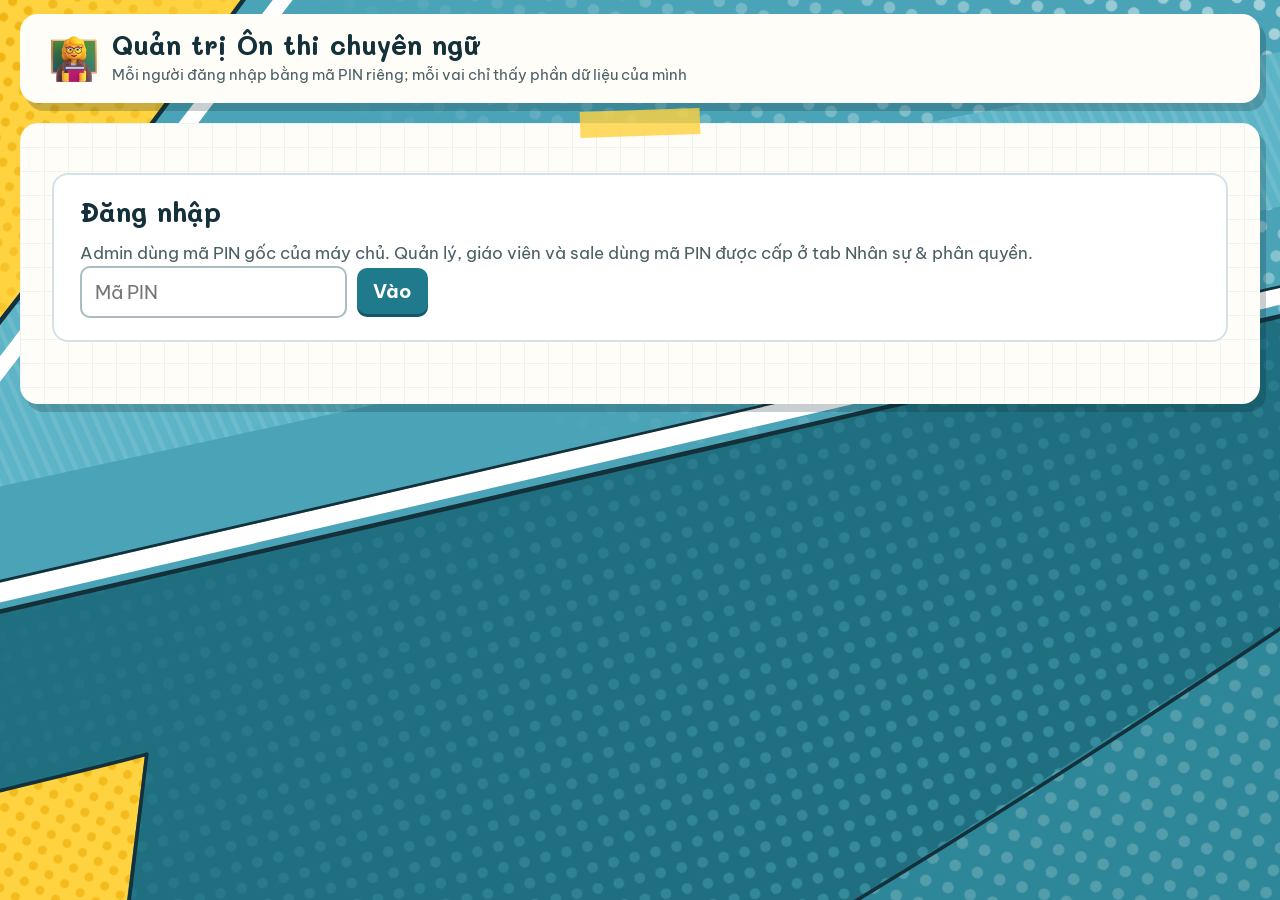
<file: quan-ly/index.html>
<!doctype html>
<html lang="vi">
<head>
<meta charset="utf-8">
<meta name="viewport" content="width=device-width, initial-scale=1">
<title>Quản trị · Ôn thi chuyên ngữ</title>
<meta name="robots" content="noindex">
<link rel="preconnect" href="https://fonts.googleapis.com">
<link rel="preconnect" href="https://fonts.gstatic.com" crossorigin>
<link rel="stylesheet" href="https://fonts.googleapis.com/css2?family=Bricolage+Grotesque:opsz,wght@12..96,700;12..96,800&family=Plus+Jakarta+Sans:wght@400;500;600;700&family=JetBrains+Mono:wght@500;700&display=swap">
<style>
/* Bộ nhận diện dùng chung cho mọi trang. Sửa ở đây rồi chạy build.py; không sửa trực tiếp trong trang đã dựng.
   Ý tưởng: sổ ô li xanh + huy hiệu vàng. Nền giấy kẻ ô, thanh đầu trang màu xanh đặc vụ, nút bấm nổi khối như phím,
   ô tiến độ 3 màu (chưa làm / làm dở / xong) luôn đi kèm chữ hoặc biểu tượng, không dùng màu đơn thuần. */
:root{
  --paper:#F2F5FC; --grid:#E1E7F4; --surface:#FFFFFF; --surface2:#EEF1FA;
  --ink:#151521; --ink-2:#4A4C53; --line:#D6DCEA; --line-strong:#B7BFD5;
  --agent:#2638C4; --agent-deep:#18248A; --agent-tint:#E8ECFF; --on-agent:#FFFFFF;
  --bar:#2638C4; --bar-ink:#FFFFFF; --bar-ink-2:rgba(255,255,255,.8); --bar-on:#FFFFFF; --bar-on-ink:#2638C4;
  --gold:#FCC539; --gold-deep:#C9961A; --gold-tint:#FFF4D1; --gold-ink:#3D2E00;
  --signal:#F8551A; --signal-text:#C8481A; --signal-tint:#FEE9E5;
  --good:#3C6D4A; --good-bg:#E3F7E3; --good-edge:#579F6C;
  --bad:#BE2626; --bad-bg:#FFEBEB;
  --warn:#8A5A00; --warn-bg:#FFF3D1;
  --t-none:#ECEDF1; --t-none-edge:#A3A5AE; --t-part:#FEE7AD; --t-part-edge:#E0A200; --t-done:#BCEBBB; --t-done-edge:#579F6C;
  --f-display:"Bricolage Grotesque","Plus Jakarta Sans",system-ui,sans-serif;
  --f-body:"Plus Jakarta Sans",system-ui,-apple-system,"Segoe UI",Roboto,sans-serif;
  --f-mono:"JetBrains Mono",ui-monospace,Menlo,Consolas,monospace;
  --r-card:14px; --r-ctl:10px;
  /* tên cũ, giữ để mã cũ còn chạy */
  --bg:var(--paper); --muted:var(--ink-2); --accent:var(--agent); --accent-soft:var(--agent-tint);
  --hi:var(--gold); --hi-soft:var(--gold-tint); --hi-ink:var(--gold-ink);
}
@media (prefers-color-scheme:dark){:root:not([data-theme="light"]){
  --paper:#12131F; --grid:#1A1C2C; --surface:#1E2030; --surface2:#272A3E;
  --ink:#EDEDEE; --ink-2:#B5B6C2; --line:#33364D; --line-strong:#4C5070;
  --agent:#8DA2FF; --agent-deep:#4C5BC4; --agent-tint:#25285A; --on-agent:#0E1030;
  --bar:#1B2170; --bar-ink:#FFFFFF; --bar-ink-2:rgba(255,255,255,.78); --bar-on:#EDEDEE; --bar-on-ink:#1B2170;
  --gold-deep:#9C7410; --gold-tint:#3A3015; --gold-ink:#FFE7A6;
  --signal-text:#FF8A5C; --signal-tint:#3A1E14;
  --good:#7CC48C; --good-bg:#17301F; --good-edge:#72BB82;
  --bad:#F98B8B; --bad-bg:#3A1A1C; --warn:#F0B65A; --warn-bg:#3A2C13;
  --t-none:#262939; --t-none-edge:#565A74; --t-part:#4D3D0E; --t-part-edge:#E0A200; --t-done:#1D4429; --t-done-edge:#72BB82;
  color-scheme:dark}}
:root[data-theme="dark"]{
  --paper:#12131F; --grid:#1A1C2C; --surface:#1E2030; --surface2:#272A3E;
  --ink:#EDEDEE; --ink-2:#B5B6C2; --line:#33364D; --line-strong:#4C5070;
  --agent:#8DA2FF; --agent-deep:#4C5BC4; --agent-tint:#25285A; --on-agent:#0E1030;
  --bar:#1B2170; --bar-ink:#FFFFFF; --bar-ink-2:rgba(255,255,255,.78); --bar-on:#EDEDEE; --bar-on-ink:#1B2170;
  --gold-deep:#9C7410; --gold-tint:#3A3015; --gold-ink:#FFE7A6;
  --signal-text:#FF8A5C; --signal-tint:#3A1E14;
  --good:#7CC48C; --good-bg:#17301F; --good-edge:#72BB82;
  --bad:#F98B8B; --bad-bg:#3A1A1C; --warn:#F0B65A; --warn-bg:#3A2C13;
  --t-none:#262939; --t-none-edge:#565A74; --t-part:#4D3D0E; --t-part-edge:#E0A200; --t-done:#1D4429; --t-done-edge:#72BB82;
  color-scheme:dark}

*{box-sizing:border-box}
html{-webkit-text-size-adjust:100%}
body{margin:0;color:var(--ink);font-family:var(--f-body);font-size:16px;line-height:1.6;-webkit-font-smoothing:antialiased;
  background-color:var(--paper);
  background-image:linear-gradient(var(--grid) 1px,transparent 1px),linear-gradient(90deg,var(--grid) 1px,transparent 1px);
  background-size:24px 24px;background-position:-1px -1px}
h1,h2,h3{font-family:var(--f-display);line-height:1.12;text-wrap:balance;margin:0;letter-spacing:-.01em}
h1{font-weight:800}
h2{font-size:1.75rem;font-weight:800}
h3{font-size:1.18rem;font-weight:700}
p{margin:0}
a{color:var(--agent);text-underline-offset:3px}
button,input,select,textarea{font:inherit;color:inherit}
:focus-visible{outline:3px solid var(--agent);outline-offset:2px;border-radius:6px}

/* thanh đầu trang */
.hq{background:var(--bar);color:var(--bar-ink)}
.hq a{color:var(--bar-ink)}
.logo{display:inline-flex;flex:none;border-radius:50%;text-decoration:none}
.logo svg{display:block;width:46px;height:46px}

/* nút bấm: nổi khối, ấn xuống khi bấm */
.btn{display:inline-flex;align-items:center;justify-content:center;gap:8px;min-height:44px;border:0;border-radius:var(--r-ctl);padding:10px 20px;margin-bottom:4px;
  font-weight:700;cursor:pointer;text-decoration:none;background:var(--agent);color:var(--on-agent);box-shadow:0 4px 0 var(--agent-deep);
  transition:transform .12s ease-out,box-shadow .12s ease-out}
.btn:hover{transform:translateY(-1px);box-shadow:0 5px 0 var(--agent-deep)}
.btn:active{transform:translateY(3px);box-shadow:0 1px 0 var(--agent-deep)}
.btn.hi{background:var(--gold);color:#151521;box-shadow:0 4px 0 var(--gold-deep)}
.btn.hi:hover{box-shadow:0 5px 0 var(--gold-deep)}.btn.hi:active{box-shadow:0 1px 0 var(--gold-deep)}
.btn.ghost{background:var(--surface);color:var(--ink);box-shadow:inset 0 0 0 2px var(--line-strong),0 4px 0 var(--line-strong)}
.btn.ghost:hover{box-shadow:inset 0 0 0 2px var(--agent),0 5px 0 var(--agent-deep)}
.btn.ghost:active{box-shadow:inset 0 0 0 2px var(--agent),0 1px 0 var(--agent-deep)}
.btn:disabled{opacity:.45;cursor:not-allowed;transform:none}

/* mặt giấy, nhãn, con dấu */
.card{background:var(--surface);border:2px solid var(--line);border-radius:var(--r-card);padding:20px;display:flex;flex-direction:column;gap:12px;min-width:0}
.pill{display:inline-flex;align-items:center;gap:6px;padding:3px 10px;border-radius:999px;font-size:.8rem;font-weight:700;background:var(--surface2);color:var(--ink)}
.pill.good{background:var(--good-bg);color:var(--good)}
.pill.bad{background:var(--bad-bg);color:var(--bad)}
.pill.warn{background:var(--warn-bg);color:var(--warn)}
.pill.hi{background:var(--gold-tint);color:var(--gold-ink)}
.stamp{display:inline-block;font-family:var(--f-mono);font-weight:700;font-size:.82rem;letter-spacing:.06em;text-transform:uppercase;
  color:var(--good);border:2.5px solid currentColor;border-radius:8px;padding:2px 10px;transform:rotate(-6deg);opacity:.92}
.stamp.part{color:var(--warn)}
.muted{color:var(--ink-2)}
.small{font-size:.88rem}
.mono{font-family:var(--f-mono)}
.notice{background:var(--gold-tint);color:var(--gold-ink);border-radius:var(--r-ctl);padding:12px 14px;font-size:.92rem}

table{border-collapse:collapse;width:100%;font-size:.92rem;font-variant-numeric:tabular-nums}
th,td{text-align:left;padding:8px 10px;border-bottom:1px solid var(--line)}
th{font-size:.82rem;font-weight:700;color:var(--ink-2);background:var(--surface2)}

@media (prefers-reduced-motion:reduce){*,*::before,*::after{transition:none!important;animation:none!important;scroll-behavior:auto!important}}

/* Trang của cô: cùng bộ nhận diện nhưng tiết chế hơn; nền trơn, bảng rộng, màu chỉ dùng cho trạng thái. */
body{font-size:15px;background-image:none}
.hq .in{max-width:1100px;margin:0 auto;padding:12px 16px;display:flex;align-items:center;gap:12px}
.hq .in b{font-family:var(--f-display);font-size:1.3rem;font-weight:800;line-height:1.1}
.hq .in span{display:block;font-size:.84rem;color:var(--bar-ink-2)}
.hq .in .back.pv2{margin-left:14px}.hq .in .back{margin-left:auto;font-size:.88rem;font-weight:600;color:var(--bar-ink-2)}
main{max-width:1100px;margin:0 auto;padding:20px 16px 64px}
h2{font-size:1.3rem;margin:0 0 8px}h3{font-size:1.05rem;margin:14px 0 6px}
.card{display:block;margin:14px 0;padding:18px}
.row{display:flex;flex-wrap:wrap;gap:10px;align-items:center}
input,select,textarea{font:inherit;color:var(--ink);background:var(--surface);border:2px solid var(--line-strong);border-radius:var(--r-ctl);padding:8px 10px;min-height:40px}
input:focus,select:focus,textarea:focus{outline:none;border-color:var(--agent);box-shadow:0 0 0 3px var(--agent-tint)}
textarea{width:100%}
button{font:inherit;font-weight:700;border:0;border-radius:var(--r-ctl);padding:8px 16px;min-height:40px;margin-bottom:3px;background:var(--agent);color:var(--on-agent);cursor:pointer;box-shadow:0 3px 0 var(--agent-deep);transition:transform .12s ease-out,box-shadow .12s ease-out}
button:active{transform:translateY(2px);box-shadow:0 1px 0 var(--agent-deep)}
button.ghost{background:var(--surface);color:var(--ink);box-shadow:inset 0 0 0 2px var(--line-strong),0 3px 0 var(--line-strong)}
button.mini{padding:3px 10px;min-height:30px;font-size:.8rem}
button:disabled{opacity:.5;cursor:default;transform:none}
.tw{overflow-x:auto}
th,td{padding:9px 8px;vertical-align:top}
td.n{font-family:var(--f-mono);text-align:right;white-space:nowrap}
tr.click{cursor:pointer}tr.click:hover td{background:var(--agent-tint)}
.kpis{display:grid;grid-template-columns:repeat(auto-fit,minmax(140px,1fr));gap:10px}
.kpi{background:var(--surface2);border-radius:12px;padding:10px 12px}.kpi b{display:block;font-family:var(--f-display);font-size:1.4rem;font-weight:800}
.item{border-left:5px solid var(--line-strong);padding:7px 11px;margin:6px 0;background:var(--surface2);border-radius:8px}
.item.bad{border-left-color:var(--bad)}.item.unk{border-left-color:var(--t-part-edge)}.item.ok{border-left-color:var(--good-edge)}
.imgs{display:flex;flex-wrap:wrap;gap:8px}.imgs img{max-width:100%;width:340px;border-radius:8px;border:2px solid var(--line)}
.msg{padding:9px 13px;border-radius:14px;background:var(--surface2);margin:6px 0;max-width:80%}
.msg.t{margin-left:auto;background:var(--gold-tint);color:var(--gold-ink)}
.err{color:var(--bad)}
.code{font-family:var(--f-mono);font-size:1.3rem;font-weight:700;letter-spacing:.08em;background:var(--gold-tint);color:var(--gold-ink);padding:2px 10px;border-radius:8px}
details summary{cursor:pointer;font-weight:700}
.pd-tbl{border-collapse:collapse;width:100%;font-size:.95rem}.pd-tbl th,.pd-tbl td{border-bottom:1px solid var(--line,#ddd);padding:8px;vertical-align:top;text-align:left}.pd-tbl td:nth-child(3){width:58%;line-height:1.55}.pd-tbl td:nth-child(4){width:22%}.pd-st{font-size:.85rem;color:var(--muted,#666)}.pd-src a{display:inline-block;margin:0 4px 4px 0}.pd-tbl details summary{font-weight:600;font-size:.9rem}

.tabs2{display:flex;flex-wrap:wrap;gap:6px;margin:6px 0 4px}
.tabs2 button{background:var(--surface);color:var(--ink);box-shadow:inset 0 0 0 2px var(--line-strong),0 3px 0 var(--line-strong)}
.tabs2 button[aria-selected=true]{background:var(--agent);color:var(--on-agent);box-shadow:0 3px 0 var(--agent-deep)}
.who{margin-left:auto;text-align:right;font-size:.88rem}
.funnel{display:flex;flex-direction:column;gap:6px;margin:8px 0}
.funnel .f{display:grid;grid-template-columns:170px 1fr 70px;gap:10px;align-items:center;font-size:.92rem}
.funnel .bar{height:22px;border-radius:6px;background:var(--agent);min-width:2px}
.funnel .n{font-family:var(--f-mono);text-align:right}
.grid3{display:grid;grid-template-columns:repeat(auto-fit,minmax(300px,1fr));gap:14px}
.pill{display:inline-block;padding:1px 8px;border-radius:999px;font-size:.78rem;font-weight:700;background:var(--surface2)}
.pill.good{background:var(--good-tint,#dff3e4)}.pill.warn{background:var(--gold-tint)}.pill.bad{background:#fde2e1}
.perm td,.perm th{text-align:center}.perm td:first-child,.perm th:first-child{text-align:left}
.pinbox{font-family:var(--f-mono);font-size:1.4rem;font-weight:700;letter-spacing:.12em;background:var(--gold-tint);color:var(--gold-ink);padding:6px 14px;border-radius:8px;display:inline-block}
/*APPLOOK*/
/* ===== Giao diện teen (22/10/2026): cắt dán scrapbook, tông xanh ngọc – trắng – điểm vàng, trung tính =====
   Nền xanh ngọc có hình vẽ phấn trắng; bài làm nằm trên tờ giấy trắng; người là sticker viền trắng; tiêu đề chữ viết tay (Mali). */
:root{
  --teal:#4AA3B6; --teal-deep:#1F6F80; --stk:drop-shadow(3px 0 0 #fff) drop-shadow(-3px 0 0 #fff) drop-shadow(0 3px 0 #fff) drop-shadow(0 -3px 0 #fff) drop-shadow(3px 6px 6px rgba(10,40,48,.28));
  --paper:#FFFDF7; --grid:#EDF3F3; --surface:#FFFFFF; --surface2:#F0F6F7;
  --ink:#14303A; --ink-2:#4A5F66; --line:#D5E2E5; --line-strong:#A8BCC2;
  --agent:#1F7A8C; --agent-deep:#145867; --agent-tint:#E0F1F4; --on-agent:#FFFFFF;
  --bar:#FFFFFF; --bar-ink:#14303A; --bar-ink-2:#4A5F66; --bar-on:#1F7A8C; --bar-on-ink:#FFFFFF;
  --gold:#FFD23F; --gold-deep:#D9A90F; --gold-tint:#FFF4C4; --gold-ink:#3D2E00;
  --f-display:"Mali","Be Vietnam Pro",system-ui,sans-serif;
  --f-body:"Be Vietnam Pro",system-ui,-apple-system,"Segoe UI",Roboto,sans-serif;
  --f-hand:"Patrick Hand","Mali",cursive;
  --r-card:16px; --shadow:0 6px 0 rgba(10,40,48,.2);
  --t-done:#C4E8EF; --t-done-edge:#1F7A8C; --t-part:#FFF0B3; --t-part-edge:#D9A90F;
}
@media (prefers-color-scheme:dark){:root:not([data-theme="light"]){
  --teal:#123E48; --teal-deep:#0C2C34; --paper:#16262B; --grid:#1B2E34; --surface:#1C3036; --surface2:#24393F;
  --ink:#ECF3F4; --ink-2:#B3C4C8; --line:#2F474E; --line-strong:#4A666E;
  --agent:#7CCFE0; --agent-deep:#3E8C9C; --agent-tint:#1D4650; --on-agent:#0B2228;
  --bar:#1C3036; --bar-ink:#ECF3F4; --bar-ink-2:#B3C4C8; --bar-on:#7CCFE0; --bar-on-ink:#0B2228;
  --gold-tint:#3A3215; --gold-ink:#FFE7A6; --shadow:0 6px 0 rgba(0,0,0,.35); --t-done:#1D4650; --t-done-edge:#7CCFE0; --t-part:#4D3D0E; --t-part-edge:#E0A200}}
:root[data-theme="dark"]{
  --teal:#123E48; --teal-deep:#0C2C34; --paper:#16262B; --grid:#1B2E34; --surface:#1C3036; --surface2:#24393F;
  --ink:#ECF3F4; --ink-2:#B3C4C8; --line:#2F474E; --line-strong:#4A666E;
  --agent:#7CCFE0; --agent-deep:#3E8C9C; --agent-tint:#1D4650; --on-agent:#0B2228;
  --bar:#1C3036; --bar-ink:#ECF3F4; --bar-ink-2:#B3C4C8; --bar-on:#7CCFE0; --bar-on-ink:#0B2228;
  --gold-tint:#3A3215; --gold-ink:#FFE7A6; --shadow:0 6px 0 rgba(0,0,0,.35); --t-done:#1D4650; --t-done-edge:#7CCFE0; --t-part:#4D3D0E; --t-part-edge:#E0A200}

/* ----- áp cho các trang phụ (Tuyển sinh Hà Nội, trang của cô) để cùng giao diện với trang học sinh ----- */
html{background:#4AA3B6 url("../assets/bg/khoi-cat.svg") center/cover no-repeat fixed}
@media (prefers-color-scheme:dark){:root:not([data-theme="light"]){background-image:linear-gradient(rgba(6,20,24,.62),rgba(6,20,24,.62)),url("../assets/bg/khoi-cat.svg")}}
body{background:transparent!important;background-image:none!important;font-family:var(--f-body);color:var(--ink)}
h1,h2,h3{font-family:var(--f-display);letter-spacing:0}
header.hq{background:var(--paper)!important;color:var(--ink)!important;max-width:1180px;margin:16px auto 0;border-radius:18px;box-shadow:6px 8px 0 rgba(10,40,48,.22)}
header.hq h1,header.hq b{color:var(--ink)!important}
header.hq p,header.hq span{color:var(--ink-2)!important}
header.hq a{color:var(--agent)!important}
main{background-color:var(--paper);background-image:linear-gradient(var(--grid) 1px,transparent 1px),linear-gradient(90deg,var(--grid) 1px,transparent 1px);background-size:24px 24px;border-radius:18px;box-shadow:6px 8px 0 rgba(10,40,48,.22);max-width:1180px;margin:22px auto 40px!important;padding:26px 22px 40px!important;position:relative;box-sizing:border-box}
main::before{content:"";position:absolute;top:-13px;left:calc(50% - 60px);width:120px;height:26px;background:rgba(255,210,63,.8);transform:rotate(-2deg)}
@media (max-width:1220px){header.hq,main{margin-left:10px!important;margin-right:10px!important}}
footer{color:#fff;text-shadow:0 1px 2px rgba(0,0,0,.4)}footer a{color:#FFF4C4}
.eyebrow{color:var(--agent);font-family:var(--f-hand)}
/*/APPLOOK*/
</style>
<style id="ql-wide">
/* Trang Quản trị: khung giữa tràn trang, chữ to cho dễ nhìn (cô yêu cầu 23/10/2026). Đặt sau khối giao diện chung để thắng.
   Đổi cỡ gốc html lên 18px nên mọi cỡ chữ tính bằng rem (ghi chú nhỏ, nhãn, bảng) cùng to theo. */
html{font-size:18px}
body{font-size:1.05rem}
header.hq{max-width:none!important;margin:14px 20px 0!important}
.hq .in{max-width:none;padding:16px 28px}
.hq .in b{font-size:1.5rem}
main{max-width:none!important;margin:20px 20px 40px!important;padding:30px 32px 48px!important}
h2{font-size:1.5rem;margin:0 0 12px}h3{font-size:1.2rem}
.card{padding:22px 26px}
table,.pd-tbl{font-size:1rem}
th{font-size:.92rem}th,td{padding:12px 12px}
.small{font-size:.92rem}
input,select,textarea{min-height:46px;padding:9px 13px}
button{min-height:46px}
button.mini{min-height:34px;font-size:.85rem}
.tabs2{gap:10px}.tabs2 button{font-size:1.02rem;padding:10px 20px}
.kpis{grid-template-columns:repeat(auto-fit,minmax(170px,1fr));gap:14px}.kpi{padding:14px 16px}.kpi b{font-size:1.6rem}
.funnel .f{grid-template-columns:220px 1fr 80px}.funnel .bar{height:26px}
.grid3{grid-template-columns:repeat(auto-fit,minmax(380px,1fr))}
.perm td:first-child,.perm th:first-child{width:38%}
@media (max-width:700px){html{font-size:16px}header.hq{margin:10px 10px 0!important}.hq .in{padding:12px 16px}main{margin:16px 10px 32px!important;padding:22px 16px 36px!important}.card{padding:16px}.grid3{grid-template-columns:1fr}.funnel .f{grid-template-columns:120px 1fr 56px}.perm td:first-child,.perm th:first-child{width:auto}.tw table{min-width:640px}}
</style>
<link rel="stylesheet" href="https://fonts.googleapis.com/css2?family=Be+Vietnam+Pro:ital,wght@0,400;0,500;0,600;0,700;0,800;1,400&family=Mali:wght@600;700&family=Patrick+Hand&family=JetBrains+Mono:wght@500;700&display=swap">
</head>
<body>
<header class="hq"><div class="in">
<a class="logo" href="../" aria-label="Về trang Ôn thi chuyên ngữ"><img src="../assets/emoji/woman-teacher.webp" alt="" width="52" height="52"></a>
<div><b>Quản trị Ôn thi chuyên ngữ</b><span>Mỗi người đăng nhập bằng mã PIN riêng; mỗi vai chỉ thấy phần dữ liệu của mình</span></div>
<div class="who" id="who"></div>
</div></header>
<main>
<nav class="tabs2" id="tabs" hidden></nav>
<div id="app"></div>
</main>
<script>
(function(){
"use strict";
const API="https://script.google.com/macros/s/AKfycbwr35aVQgdkCTKiNquUmAiXf68OS7xPz5_isaWcmt61vN19eOR2StpJTmQRqI7Fyyi6/exec";
const $=s=>document.querySelector(s);
const esc=s=>String(s==null?'':s).replace(/[&<>"']/g,c=>({'&':'&amp;','<':'&lt;','>':'&gt;','"':'&quot;',"'":'&#39;'}[c]));
let PIN='';try{PIN=sessionStorage.getItem('coPin')||''}catch(e){}
let ME=null,TAB='';
async function api(action,data){const r=await fetch(API,{method:'POST',headers:{'Content-Type':'text/plain;charset=utf-8'},body:JSON.stringify(Object.assign({action,pin:PIN},data||{}))});const j=await r.json();if(!j.ok){const e=new Error(j.error||'error');e.code=j.error;throw e}return j}
const when=t=>t?new Date(t).toLocaleString('vi-VN',{hour:'2-digit',minute:'2-digit',day:'2-digit',month:'2-digit'}):'—';
const vnd=n=>(Number(n)||0).toLocaleString('vi-VN')+'đ';
const lv=k=>k?({preA2:'Dưới A2'}[k]||k):'—';
const ERR={bad_pin:'Sai mã PIN.',busy:'Sai PIN quá nhiều lần, thử lại sau 10 phút.',forbidden:'Tài khoản này không có quyền xem phần đó.',unknown_action:'Máy chủ chưa cập nhật phiên bản mới có phần này. Cô triển khai phiên bản mới trong Apps Script là dùng được.'};
const err=e=>ERR[e&&e.code]||'Chưa kết nối được máy chủ.';
const TABS={admin:[['tong','Tổng quan'],['viec','Việc hôm nay'],['gd','Gia đình'],['don','Đơn gói học'],['hs','Học sinh'],['dk','Mua lượt nhận xét'],['tv','Lịch tư vấn'],['ns','Nhân sự & phân quyền'],['nk','Nhật ký thao tác'],['gt','Giao tiếp với học sinh']],
  quanly:[['tong','Tổng quan'],['viec','Việc hôm nay'],['gd','Gia đình'],['don','Đơn gói học'],['hs','Học sinh'],['dk','Mua lượt nhận xét'],['tv','Lịch tư vấn'],['ns','Nhân sự & phân quyền'],['nk','Nhật ký thao tác']],
  giaovien:[['gv','Học sinh của tôi'],['tv','Lịch tư vấn']],sale:[['viec','Việc hôm nay'],['gd','Gia đình'],['don','Đơn gói học'],['dk','Mua lượt nhận xét'],['shs','Học sinh & gói']]};
const VIEW={tong:vTong,hs:vHs,dk:vDk,ns:vNs,nk:vNk,gt:vGt,gv:vGv,shs:vShs,viec:vViec,gd:vGd,don:vDon,tv:vTv};

function vLogin(msg){
  $('#tabs').hidden=true;$('#who').innerHTML='';
  if(!API){$('#app').innerHTML='<div class="card">Chưa kết nối máy chủ.</div>';return}
  $('#app').innerHTML=`<div class="card"><h2>Đăng nhập</h2><p class="small muted">Admin dùng mã PIN gốc của máy chủ. Quản lý, giáo viên và sale dùng mã PIN được cấp ở tab Nhân sự & phân quyền.</p>
   <div class="row"><input type="password" id="pin" placeholder="Mã PIN" autocomplete="current-password"><button id="go">Vào</button><span class="err small">${esc(msg||'')}</span></div></div>`;
  $('#go').onclick=async()=>{PIN=$('#pin').value.trim();try{await boot()}catch(e){vLogin(err(e))}};
  $('#pin').onkeydown=e=>{if(e.key==='Enter')$('#go').click()};
}
async function boot(){
  const r=await api('t_whoami');ME=r.me;ME.roleVi=r.roleVi;try{sessionStorage.setItem('coPin',PIN)}catch(e){}
  $('#who').innerHTML=`<b style="font-size:1rem">${esc(ME.name)}</b><span>${esc(ME.roleVi)}</span><button class="ghost mini" id="out">Đăng xuất</button>`;
  $('#out').onclick=()=>{PIN='';try{sessionStorage.removeItem('coPin')}catch(e){}vLogin()};
  const T=TABS[ME.role]||[];$('#tabs').hidden=false;
  $('#tabs').innerHTML=T.map(([k,n])=>`<button data-t="${k}">${esc(n)}</button>`).join('');
  $('#tabs').onclick=e=>{const b=e.target.closest('button');if(b)show(b.dataset.t)};
  show((location.hash.slice(1)&&T.some(t=>t[0]===location.hash.slice(1)))?location.hash.slice(1):T[0][0]);
}
function show(k){TAB=k;history.replaceState(null,'','#'+k);document.querySelectorAll('#tabs button').forEach(b=>b.setAttribute('aria-selected',b.dataset.t===k));$('#app').innerHTML='<p class="muted">Đang tải…</p>';VIEW[k]().catch(e=>{$('#app').innerHTML=`<div class="card err">${esc(err(e))}</div>`;if(e.code==='bad_pin')vLogin(err(e))})}
const kpi=(n,v,sub)=>`<div class="kpi"><span class="small muted">${esc(n)}</span><b>${v}</b>${sub?`<span class="small muted">${esc(sub)}</span>`:''}</div>`;
const funnel=(rows)=>{const max=Math.max(1,...rows.map(r=>r[1]));return `<div class="funnel">${rows.map(([n,v])=>`<div class="f"><span>${esc(n)}</span><div class="bar" style="width:${Math.round(100*v/max)}%"></div><span class="n">${v}</span></div>`).join('')}</div>`};
const hoSo=code=>`<a class="mini" href="../co/#hs=${encodeURIComponent(code)}">Mở hồ sơ</a>`;

/* ---------- quản lý: tổng quan ---------- */
async function vTong(){
  const r=await api('m_overview');const L=r.learn,S=r.sales,G=r.grading,FN=r.funnel||{steps:[],speed:{},revenue:{},lanes:{},sources:[],lost:{},capacity:{}};
  $('#app').innerHTML=`<div class="card"><h2>Phễu gia đình</h2><div class="kpis">${kpi('Doanh thu gói học',vnd((FN.revenue.web||0)+(FN.revenue.qg||0)),'Web '+vnd(FN.revenue.web)+' · Quản gia '+vnd(FN.revenue.qg))}${kpi('Đơn chờ thu tiền',FN.revenue.waiting||0)}${kpi('Gọi chào trong 1 giờ',FN.speed.inTimePct!=null?FN.speed.inTimePct+'%':'—','trung vị '+(FN.speed.median!=null?FN.speed.median+' phút':'—'))}${kpi('Việc sale đang mở',FN.speed.open||0,(FN.speed.overdue||0)+' quá hạn')}${kpi('Làn nóng / ấm / nguội',(FN.lanes.nong||0)+' / '+(FN.lanes.am||0)+' / '+(FN.lanes.nguoi||0))}${kpi('Chỗ Quản gia còn trống',FN.capacity.left!=null?FN.capacity.left+' / '+FN.capacity.total:'—')}</div>
    ${funnel(FN.steps||[])}
    <div class="grid3"><div><h3>Theo nguồn</h3><div class="tw"><table><thead><tr><th>Nguồn</th><th class="n">Lead</th><th class="n">Thành khách</th></tr></thead><tbody>${(FN.sources||[]).map(x=>`<tr><td>${esc(x.source)}</td><td class="n">${x.leads}</td><td class="n">${x.buy}</td></tr>`).join('')||'<tr><td colspan="3" class="muted">Chưa có lead.</td></tr>'}</tbody></table></div></div>
     <div><h3>Lý do không mua</h3>${Object.keys(FN.lost||{}).length?`<ul>${Object.entries(FN.lost).map(([k,v])=>`<li>${esc(k)}: ${v}</li>`).join('')}</ul>`:'<p class="small muted">Chưa có.</p>'}<p class="small muted">Gắn đường dẫn có utm_source (ví dụ ?utm_source=facebook&utm_campaign=thang11) cho từng bài đăng để biết bài nào mang gia đình về.</p></div></div></div>
   <div class="card"><h2>Mua lượt nhận xét chi tiết</h2><div class="kpis">${kpi('Doanh thu đã thu (ước tính)',vnd(S.revenue),'theo gói đã cấp lượt')}${kpi('Phụ huynh đăng ký',S.requests)}${kpi('Chưa xử lý',S.fresh)}${kpi('Đã cấp lượt',S.issued)}${kpi('Không mua',S.lost)}${kpi('Học sinh có gói học',S.paidStudents)}${kpi('Lượt chi tiết còn lại',S.creditsLeft)}${kpi('Lượt chi tiết đã dùng',S.details)}</div>
    ${funnel([['Phụ huynh đăng ký',S.requests],['Đã liên hệ hoặc cấp',S.contacted+S.issued],['Đã cấp lượt (đã thu tiền)',S.issued]])}</div>
   <div class="card"><h2>Học tập</h2><div class="kpis">${kpi('Học sinh có mã',L.students)}${kpi('Học trong 7 ngày',L.active7)}${kpi('Chưa giao giáo viên',L.noTeacher)}${kpi('Bài giấy đã chấm',G.graded+' / '+G.uploads)}${kpi('Bài máy chưa chấm được',G.errors)}</div>
    ${funnel([['Có mã học sinh',L.students],['Làm bài đầu vào',L.diag],['Xong 7 buổi',L.half],['Xong 14 buổi',L.done14],['Làm bài đầu ra',L.final]])}</div>
   <div class="grid3"><div class="card"><h2>Giáo viên</h2><div class="tw"><table><thead><tr><th>Tên</th><th class="n">Học sinh</th><th class="n">Học 7 ngày</th><th class="n">Tin chưa đọc</th><th class="n">Bài lỗi</th></tr></thead><tbody>${r.teachers.map(t=>`<tr><td>${esc(t.name)}${t.active?'':' <span class="pill">đã khoá</span>'}</td><td class="n">${t.students}</td><td class="n">${t.active7}</td><td class="n">${t.unread}</td><td class="n">${t.errors}</td></tr>`).join('')||'<tr><td colspan="5" class="muted">Chưa có tài khoản giáo viên.</td></tr>'}</tbody></table></div></div>
   <div class="card"><h2>Sale</h2><div class="tw"><table><thead><tr><th>Tên</th><th class="n">Đã xử lý</th><th class="n">Cấp lượt</th><th class="n">Doanh thu</th></tr></thead><tbody>${r.salesTeam.map(t=>`<tr><td>${esc(t.name)}${t.active?'':' <span class="pill">đã khoá</span>'}</td><td class="n">${t.handled}</td><td class="n">${t.issued}</td><td class="n">${vnd(t.revenue)}</td></tr>`).join('')||'<tr><td colspan="4" class="muted">Chưa có tài khoản sale.</td></tr>'}</tbody></table></div></div></div>
   <p class="small muted">Doanh thu tính từ các yêu cầu đã cấp lượt theo bảng giá công khai (4.000đ/bài, gói 14 bài 50.000đ); chưa gồm học phí Gói Web và Quản gia.</p>`;
}

/* ---------- quản lý: toàn bộ học sinh, giao giáo viên ---------- */
async function vHs(){
  const r=await api('t_list');const T=r.teachers||[];
  const st=r.students.slice().sort((a,b)=>String(b.lastSeen).localeCompare(String(a.lastSeen)));
  $('#app').innerHTML=`<div class="card"><h2>Thêm học sinh</h2><div class="row"><input id="nm" placeholder="Họ tên học sinh" style="min-width:200px"><select id="gr">${[6,7,8,9].map(g=>`<option value="${g}" ${g===7?'selected':''}>Lớp ${g}</option>`).join('')}</select>
    <label class="small">Lượt chi tiết <input id="cr" type="number" min="0" max="500" value="0" style="width:70px"></label><select id="tc"><option value="">Chưa giao giáo viên</option>${T.map(t=>`<option value="${esc(t.id)}">${esc(t.name)}</option>`).join('')}</select><button id="add">Cấp mã</button><span id="addMsg"></span></div></div>
   <div class="card"><h2>Học sinh (${st.length})</h2><div class="tw"><table><thead><tr><th>Học sinh</th><th>Mã</th><th>Đầu vào → ra</th><th class="n">Buổi web/giấy</th><th>Học gần nhất</th><th>Gói</th><th class="n">Lượt</th><th>Giáo viên phụ trách</th><th></th></tr></thead>
   <tbody>${st.map(s=>`<tr><td><b>${esc(s.name)}</b><br><span class="small muted">Lớp ${esc(s.grade)}</span></td><td class="n">${esc(s.code)}</td><td>${lv(s.entryLevel)} → ${lv(s.finalLevel)}</td><td class="n">${s.daysWeb||0}/${s.daysPaper||0}</td><td class="small">${when(s.lastSeen)}</td><td>${s.paid?`<span class="pill good">${esc(s.paid)}</span>`:'—'}</td><td class="n">${s.credits}</td>
     <td><select data-as="${esc(s.code)}"><option value="">—</option>${T.map(t=>`<option value="${esc(t.id)}" ${t.id===s.teacher?'selected':''}>${esc(t.name)}</option>`).join('')}</select></td><td>${hoSo(s.code)}</td></tr>`).join('')||'<tr><td colspan="9" class="muted">Chưa có học sinh.</td></tr>'}</tbody></table></div>
   <p class="small muted">Giáo viên chỉ thấy học sinh được giao ở đây. Đổi ô Giáo viên phụ trách là lưu ngay.</p></div>`;
  document.querySelectorAll('[data-as]').forEach(sel=>sel.onchange=async()=>{sel.disabled=true;try{await api('m_assign',{code:sel.dataset.as,teacher:sel.value})}catch(e){alertRow(sel,err(e))}sel.disabled=false});
  $('#add').onclick=async()=>{const name=$('#nm').value.trim();if(!name)return;$('#add').disabled=true;try{const a=await api('t_add',{name,grade:+$('#gr').value,credits:+$('#cr').value||0,teacher:$('#tc').value});$('#addMsg').innerHTML=`Mã của ${esc(name)}: <span class="code">${esc(a.code)}</span>`;setTimeout(()=>show('hs'),4000)}catch(e){$('#addMsg').textContent=err(e)}$('#add').disabled=false};
}
function alertRow(el,msg){const s=document.createElement('span');s.className='small err';s.textContent=' '+msg;el.after(s)}

/* ---------- giáo viên: học sinh được giao ---------- */
async function vGv(){
  const r=await api('t_list');
  const pct=x=>x===''||x==null?'—':Math.round(Number(x)*100)+'%';
  const st=r.students.slice().sort((a,b)=>(b.unread+b.errors+b.waitConfirm)-(a.unread+a.errors+a.waitConfirm)||String(b.lastSeen).localeCompare(String(a.lastSeen)));
  $('#app').innerHTML=`<div class="card"><h2>Học sinh của tôi (${st.length})</h2><p class="small muted">Chỉ gồm học sinh quản lý giao cho cô. Bấm Mở hồ sơ để xem bài làm, ảnh bài, chấm lại và nhắn tin.</p>
   <div class="tw"><table><thead><tr><th>Học sinh</th><th>Đầu vào → ra</th><th class="n">Buổi web/giấy</th><th class="n">Đúng web</th><th class="n">Nhớ lại</th><th class="n">Bài giấy</th><th>Học gần nhất</th><th>Cần xem</th><th></th></tr></thead>
   <tbody>${st.map(s=>`<tr><td><b>${esc(s.name)}</b><br><span class="small muted">Lớp ${esc(s.grade)} · ${esc(s.code)}</span></td><td>${lv(s.entryLevel)} → ${lv(s.finalLevel)}</td><td class="n">${s.daysWeb||0}/${s.daysPaper||0}</td><td class="n">${pct(s.webAcc)}</td><td class="n">${pct(s.retryAcc)}</td><td class="n">${pct(s.paperAvg)}</td><td class="small">${when(s.lastSeen)}</td>
     <td>${s.unread?`<span class="pill warn">${s.unread} tin nhắn</span> `:''}${s.errors?`<span class="pill bad">${s.errors} bài lỗi</span> `:''}${s.waitConfirm?`<span class="pill">${s.waitConfirm} bài viết chờ con xác nhận</span>`:''}</td><td>${hoSo(s.code)}</td></tr>`).join('')||'<tr><td colspan="9" class="muted">Quản lý chưa giao học sinh nào cho cô.</td></tr>'}</tbody></table></div></div>`;
}

/* ---------- sale + quản lý: phụ huynh đăng ký ---------- */
async function vDk(){
  const r=await api('t_requests');const L=r.requests||[];
  const open=L.filter(x=>x.status==='mới'||x.status==='đã liên hệ');
  const row=x=>`<details class="card" data-req="${esc(x.id)}"${x.status==='mới'?' open':''}><summary><b>${esc(x.child)}</b> · lớp ${esc(x.grade)} · ${esc(x.packLabel||'')} · ${when(x.ts)} · <span class="pill ${x.status==='mới'?'warn':x.status==='đã cấp lượt'?'good':''}">${esc(x.status)}</span>${x.code?` · mã <span class="code">${esc(x.code)}</span>`:''}${x.handler?` · ${esc(x.handler)}`:''}</summary>
    <p class="small">Phụ huynh: <b>${esc(x.parent)}</b> · ĐT/Zalo: ${esc(x.phone||'—')} · Email: ${x.email?`<a href="mailto:${esc(x.email)}">${esc(x.email)}</a>`:'—'}<br>${esc(x.region||'')}${x.school?' · nhắm '+esc(x.school):''}${x.note?`<br>Lời nhắn: ${esc(x.note)}`:''}</p>
    <textarea rows="2" data-rnote placeholder="Ghi chú (đã gọi, đã thu tiền…)">${esc(x.teacherNote||'')}</textarea>
    <div class="row"><label class="small">Lượt <input type="number" data-rcr min="1" max="500" value="${x.packN||14}" style="width:70px"></label><button class="mini" data-rissue>${x.code?'Đã thu tiền · cộng lượt':'Đã thu tiền · cấp mã'}</button>${x.email?'<label class="small"><input type="checkbox" data-rmail checked> gửi mã qua email</label>':''}
     <button class="ghost mini" data-rst="đã liên hệ">Đã liên hệ</button><button class="ghost mini" data-rst="không mua">Không mua</button><span class="small" data-rinfo></span></div></details>`;
  $('#app').innerHTML=`<div class="card"><h2>Phụ huynh đăng ký (${open.length} đang chờ)</h2><p class="small muted">Từ form mua nhận xét chi tiết trên trang học sinh (4.000đ/bài, gói 14 bài 50.000đ). Chỉ bấm "Đã thu tiền" khi tiền đã về.</p></div>${L.length?L.map(row).join(''):'<p class="muted">Chưa có yêu cầu nào.</p>'}`;
  document.querySelectorAll('[data-req]').forEach(d=>{const id=d.dataset.req,info=d.querySelector('[data-rinfo]'),note=()=>d.querySelector('[data-rnote]').value;
    const run=async fn=>{info.textContent='Đang lưu…';try{const x=await fn();info.textContent=x&&x.code?`Mã ${x.code} · thêm ${x.credits} lượt${x.mailed?' · đã gửi email':''}`:'Đã lưu.';setTimeout(()=>show('dk'),2500)}catch(e){info.textContent=err(e)}};
    d.querySelectorAll('[data-rst]').forEach(b=>b.onclick=()=>run(()=>api('t_req_status',{id,status:b.dataset.rst,note:note()})));
    const is=d.querySelector('[data-rissue]');is.onclick=()=>{is.disabled=true;run(async()=>{const m=d.querySelector('[data-rmail]');const x=await api('t_req_issue',{id,credits:+d.querySelector('[data-rcr]').value,sendEmail:!!(m&&m.checked)});if(note())await api('t_req_status',{id,status:'đã cấp lượt',note:note()});return x})};
  });
}

/* ---------- sale: học sinh, gói, lượt (không có bài làm) ---------- */
async function vShs(){
  const r=await api('s_list');const st=r.students.slice().sort((a,b)=>String(b.lastSeen).localeCompare(String(a.lastSeen)));
  $('#app').innerHTML=`<div class="card"><h2>Cấp mã mới</h2><div class="row"><input id="nm" placeholder="Họ tên học sinh" style="min-width:200px"><select id="gr">${[6,7,8,9].map(g=>`<option value="${g}" ${g===7?'selected':''}>Lớp ${g}</option>`).join('')}</select><label class="small">Lượt chi tiết <input id="cr" type="number" min="0" max="500" value="0" style="width:70px"></label><button id="add">Cấp mã</button><span id="addMsg"></span></div><p class="small muted">Chỉ cộng lượt khi gia đình đã thanh toán. Quản lý giao giáo viên phụ trách sau.</p></div>
   <div class="card"><h2>Học sinh (${st.length})</h2><p class="small muted">Mỗi con một dòng tóm tắt học tập. Bài làm và nhận xét chuyên môn do giáo viên phụ trách xem.</p><div class="tw"><table><thead><tr><th>Học sinh</th><th>Phụ huynh</th><th>Đầu vào → ra</th><th class="n">Buổi web</th><th>Học gần nhất</th><th>Giáo viên</th><th>Gói học</th><th class="n">Lượt chi tiết</th></tr></thead>
   <tbody>${st.map(s=>`<tr data-code="${esc(s.code)}"><td><b>${esc(s.name)}</b><br><span class="small muted">Lớp ${esc(s.grade)} · ${esc(s.code)}</span>${s.orderPending?'<br><span class="pill warn">muốn mua</span>':''}</td>
     <td class="small">${esc(s.parent||'—')}<br>${esc(s.phone||'')}${s.email?`<br><a href="mailto:${esc(s.email)}">${esc(s.email)}</a>`:''}</td><td>${lv(s.entryLevel)} → ${lv(s.finalLevel)}</td><td class="n">${s.daysWeb||0}/14</td><td class="small">${when(s.lastSeen)}</td><td class="small">${esc(s.teacher||'—')}</td>
     <td>${s.paid?`<span class="pill good">${esc(s.paid)}</span> <button class="ghost mini" data-unpaid>Tắt</button>`:`<select data-pk><option value="Gói Web">Gói Web</option><option value="Quản gia">Quản gia học tập</option></select> <button class="mini" data-paid>Bật</button>`}</td>
     <td class="n">${s.credits} <button class="mini ghost" data-cr="14">+14</button></td></tr>`).join('')||'<tr><td colspan="8" class="muted">Chưa có học sinh.</td></tr>'}</tbody></table></div></div>`;
  document.querySelectorAll('tr[data-code]').forEach(tr=>{const code=tr.dataset.code;const go=async fn=>{try{await fn();show('shs')}catch(e){alertRow(tr.lastElementChild,err(e))}};
    const p=tr.querySelector('[data-paid]');if(p)p.onclick=()=>go(()=>api('t_paid',{code,paid:tr.querySelector('[data-pk]').value}));
    const u=tr.querySelector('[data-unpaid]');if(u)u.onclick=()=>{if(!u.dataset.sure){u.dataset.sure=1;u.textContent='Chắc chắn?';return}go(()=>api('t_paid',{code,paid:''}))};
    tr.querySelector('[data-cr]').onclick=()=>go(()=>api('t_credits',{code,add:14}))});
  $('#add').onclick=async()=>{const name=$('#nm').value.trim();if(!name)return;$('#add').disabled=true;try{const a=await api('t_add',{name,grade:+$('#gr').value,credits:+$('#cr').value||0});$('#addMsg').innerHTML=`Mã của ${esc(name)}: <span class="code">${esc(a.code)}</span>`;setTimeout(()=>show('shs'),4000)}catch(e){$('#addMsg').textContent=err(e)}$('#add').disabled=false};
}

/* ---------- quản lý: nhân sự và phân quyền ---------- */
async function vNs(){
  const r=await api('m_staff');
  $('#app').innerHTML=`<div class="card"><h2>Thêm tài khoản</h2><div class="row"><input id="sn" placeholder="Họ tên" style="min-width:200px"><select id="sr"><option value="giaovien">Giáo viên</option><option value="sale">Sale</option>${ME.role==='admin'?'<option value="quanly">Quản lý</option>':''}</select><input id="se" type="email" placeholder="Email (tuỳ chọn)"><label class="small"><input type="checkbox" id="sinv" checked> Gửi lời mời qua email</label><button id="sadd">Tạo tài khoản</button></div><p class="small muted">Thư mời có link trang này, vai được giao và lưu ý bảo mật. Mã PIN không nằm trong thư: cô gửi riêng qua Zalo.</p><div id="pinOut"></div>${ME.role==='quanly'?'<p class="small muted">Quản lý tạo và sửa được tài khoản giáo viên, sale. Tài khoản quản lý do Admin tạo.</p>':''}</div>
   <div class="card"><h2>Tài khoản (${r.staff.length})</h2><div class="tw"><table><thead><tr><th>Tên</th><th>Vai</th><th>Mã</th><th class="n">Học sinh được giao</th><th>Trạng thái</th><th></th></tr></thead><tbody>${r.staff.map(x=>`<tr data-id="${esc(x.id)}"><td><b>${esc(x.name)}</b><br><span class="small muted">${esc(x.email||'')}</span></td><td>${esc(x.roleVi)}</td><td class="n">${esc(x.id)}</td><td class="n">${x.role==='giaovien'?x.students:'—'}</td><td>${x.active?'<span class="pill good">đang dùng</span>':'<span class="pill">đã khoá</span>'}</td>
     <td>${x.canEdit?`<button class="ghost mini" data-act="${x.active?'off':'on'}">${x.active?'Khoá':'Mở lại'}</button> <button class="ghost mini" data-act="pin">Cấp PIN mới</button>${x.email?' <button class="ghost mini" data-act="inv">Gửi lại lời mời</button>':''}`:'<span class="small muted">chỉ Admin sửa</span>'}</td></tr>`).join('')||'<tr><td colspan="6" class="muted">Chưa có tài khoản nào. Tạo tài khoản ở trên.</td></tr>'}</tbody></table></div></div>
   <div class="card"><h2>Ai thấy gì</h2><div class="tw"><table class="perm"><thead><tr><th>Dữ liệu</th><th>Admin</th><th>Quản lý</th><th>Giáo viên</th><th>Sale</th></tr></thead><tbody>
    <tr><td>Tạo, khoá, cấp PIN tài khoản quản lý</td><td>✓</td><td>—</td><td>—</td><td>—</td></tr>
    <tr><td>Tạo, khoá, cấp PIN tài khoản giáo viên và sale</td><td>✓</td><td>✓</td><td>—</td><td>—</td></tr>
    <tr><td>Nhật ký thao tác</td><td>✓ mọi tài khoản, kể cả quản lý</td><td>✓ giáo viên, sale và chính mình</td><td>—</td><td>—</td></tr>
    <tr><td>Toàn bộ tin nhắn nhân viên gửi học sinh (kèm người gửi)</td><td>✓</td><td>—</td><td>—</td><td>—</td></tr>
    <tr><td>Số liệu tổng quan, doanh thu, giao học sinh cho giáo viên</td><td>✓</td><td>✓</td><td>—</td><td>—</td></tr>
    <tr><td>Bài làm, ảnh bài giấy, chấm lại, nhắn tin với con</td><td>✓ mọi con</td><td>✓ mọi con</td><td>✓ con được giao</td><td>—</td></tr>
    <tr><td>Tiến độ học chi tiết (từng buổi, kỹ năng, bản đồ lỗi)</td><td>✓</td><td>✓</td><td>✓ con được giao</td><td>—</td></tr>
    <tr><td>Một dòng tóm tắt học tập (đầu vào, số buổi, học gần nhất)</td><td>✓</td><td>✓</td><td>✓</td><td>✓</td></tr>
    <tr><td>Liên hệ phụ huynh, phụ huynh đăng ký, cấp mã, cộng lượt, bật gói</td><td>✓</td><td>✓</td><td>—</td><td>✓</td></tr>
    <tr><td>Việc hôm nay, gia đình (lead) và điểm lead, đơn gói học, kích hoạt gói</td><td>✓</td><td>✓</td><td>—</td><td>✓</td></tr>
    <tr><td>Lịch tư vấn, ghi kết luận chuyên môn và gói đề xuất</td><td>✓ mọi buổi</td><td>✓ mọi buổi</td><td>✓ buổi được giao</td><td>—</td></tr></tbody></table></div>
    <p class="small muted">Máy chủ kiểm tra quyền ở từng yêu cầu, nên ẩn trên trang chỉ là cho gọn: tài khoản không có quyền gọi thẳng máy chủ cũng bị từ chối. Mã PIN chỉ hiện một lần lúc tạo; máy chủ lưu bản băm, không lưu PIN. Mọi thao tác của từng tài khoản (kể cả xem, đăng nhập, bị từ chối) đều vào Nhật ký thao tác.</p></div>`;
  $('#sadd').onclick=async()=>{const name=$('#sn').value.trim();if(!name)return;$('#sadd').disabled=true;try{const em=$('#se').value.trim();const a=await api('m_staff_add',{name,role:$('#sr').value,email:em,invite:$('#sinv').checked&&!!em});
    $('#pinOut').innerHTML=`<p>Đã tạo <b>${esc(name)}</b> (${esc(a.id)}). Mã PIN, <b>chỉ hiện một lần</b>, chép gửi riêng cho người này: <span class="pinbox">${esc(a.pin)}</span></p><p class="small">${a.mailError?`<span class="err">Chưa gửi được thư mời (${esc(a.mailError)}). Bấm Gửi lại lời mời ở danh sách bên dưới.</span><br>`:''}${a.mailed?`Đã gửi thư mời tới <b>${esc(a.email)}</b>. Còn mã PIN cô gửi riêng qua Zalo.`:`Đăng nhập tại trang này: ${esc(location.href.split('#')[0])}`}</p><button class="ghost mini" id="pinDone">Đã chép, tải lại danh sách</button>`;
    $('#pinDone').onclick=()=>show('ns')}catch(e){$('#pinOut').textContent=err(e)}$('#sadd').disabled=false};
  document.querySelectorAll('tr[data-id]').forEach(tr=>tr.querySelectorAll('[data-act]').forEach(b=>b.onclick=async()=>{const id=tr.dataset.id,act=b.dataset.act;
    if(act==='inv'){b.disabled=true;try{const x=await api('m_invite',{id});b.textContent='Đã gửi tới '+x.email}catch(e){b.disabled=false;alertRow(b,e.code==='no_email'?'Tài khoản chưa có email.':err(e))}return}
    if(act==='pin'&&!b.dataset.sure){b.dataset.sure=1;b.textContent='PIN cũ sẽ hết hiệu lực · bấm lần nữa';return}
    try{const x=await api('m_staff_set',act==='pin'?{id,resetPin:true}:{id,active:act==='on'});if(x.pin){tr.lastElementChild.innerHTML=`PIN mới: <span class="pinbox">${esc(x.pin)}</span>`}else show('ns')}catch(e){alertRow(b,err(e))}}));
}
async function vNk(){
  const r=await api('m_audit');const R=r.rows||[];
  const uniq=f=>[...new Set(R.map(f).filter(Boolean))].sort();
  const opt=(id,label,vals)=>`<select id="${id}"><option value="">${label}</option>${vals.map(v=>`<option>${esc(v)}</option>`).join('')}</select>`;
  $('#app').innerHTML=`<div class="card"><h2>Từng tài khoản</h2><div class="tw"><table><thead><tr><th>Tài khoản</th><th>Vai</th><th>Đăng nhập gần nhất</th><th>Thao tác gần nhất</th><th class="n">Thao tác 7 ngày</th><th class="n">Bị từ chối</th><th></th></tr></thead><tbody>
     ${(r.people||[]).map(x=>`<tr><td><b>${esc(x.name)}</b> <span class="small muted">${esc(x.id)}</span>${x.active?'':' <span class="pill">đã khoá</span>'}</td><td>${esc(x.roleVi)}</td><td class="small">${x.lastLogin?when(x.lastLogin):'chưa'}</td><td class="small">${x.lastAction?when(x.lastAction):'—'}</td><td class="n">${x.week}</td><td class="n">${x.denied?`<span class="pill bad">${x.denied}</span>`:0}</td><td><button class="ghost mini" data-pick="${esc(x.id)}">Xem thao tác</button></td></tr>`).join('')||'<tr><td colspan="7" class="muted">Chưa có tài khoản.</td></tr>'}</tbody></table></div>
     <p class="small muted">${ME.role==='admin'?'Admin thấy thao tác của mọi tài khoản, kể cả quản lý.':'Quản lý thấy thao tác của giáo viên, sale và của chính mình.'} Nhật ký ghi cả việc chỉ xem (mở hồ sơ, xem danh sách, xem liên hệ phụ huynh), đăng nhập, PIN sai và thao tác bị từ chối.</p></div>
   <div class="card"><h2>Nhật ký thao tác</h2><div class="row">${opt('fw','Mọi người',uniq(x=>x.who))}${opt('fr','Mọi vai',uniq(x=>x.roleVi))}${opt('fk','Mọi loại dữ liệu',uniq(x=>x.kind))}<input id="fq" placeholder="Tìm mã học sinh, nội dung…"><label class="small"><input type="checkbox" id="fv"> ẩn lượt đăng nhập</label><span class="small muted" id="fn"></span></div>
     <div class="tw"><table><thead><tr><th>Lúc</th><th>Ai</th><th>Loại dữ liệu</th><th>Việc</th><th>Đối tượng</th><th>Chi tiết</th></tr></thead><tbody id="lg"></tbody></table></div></div>`;
  const draw=()=>{const w=$('#fw').value,ro=$('#fr').value,k=$('#fk').value,q=$('#fq').value.trim().toLowerCase(),nv=$('#fv').checked;
    const L=R.filter(x=>(!w||x.who===w)&&(!ro||x.roleVi===ro)&&(!k||x.kind===k)&&(!nv||x.action!=='t_whoami')&&(!q||(x.target+' '+x.detail+' '+x.actionVi).toLowerCase().includes(q)));
    $('#fn').textContent=L.length+' dòng';
    $('#lg').innerHTML=L.slice(0,500).map(x=>`<tr><td class="small">${when(x.ts)}</td><td>${esc(x.who)}<br><span class="small muted">${esc(x.roleVi)}</span></td><td class="small">${esc(x.kind||'')}</td><td>${esc(x.actionVi)}</td><td class="n">${esc(x.target)}</td><td class="small">${/^BỊ TỪ CHỐI/.test(x.detail)?`<span class="pill bad">${esc(x.detail)}</span>`:esc(x.detail||'')}</td></tr>`).join('')||'<tr><td colspan="6" class="muted">Không có dòng nào.</td></tr>'};
  ['fw','fr','fk','fv'].forEach(id=>$('#'+id).onchange=draw);$('#fq').oninput=draw;
  document.querySelectorAll('[data-pick]').forEach(b=>b.onclick=()=>{const m=R.find(x=>x.whoId===b.dataset.pick);if(!m){alertRow(b,'Chưa có thao tác.');return}$('#fw').value=m.who;draw();$('#fw').scrollIntoView({behavior:'smooth'})});
  draw();
}
/* ---------- Admin: mọi tin nhắn nhân viên ↔ học sinh ---------- */
async function vGt(){
  const r=await api('m_messages');const R=r.rows||[];
  const staff=[...new Set(R.filter(x=>x.from==='teacher').map(x=>x.staff||'(trước khi ghi tên người gửi)'))].sort();
  $('#app').innerHTML=`<div class="card"><h2>Giao tiếp với học sinh</h2><p class="small muted">Mọi tin nhắn giữa nhân viên (quản lý, giáo viên) và học sinh, kèm tên tài khoản gửi. Chỉ Admin xem được tab này.</p>
     <div class="row"><select id="gs"><option value="">Mọi người gửi</option><option value="__hs">Chỉ học sinh gửi</option>${staff.map(v=>`<option>${esc(v)}</option>`).join('')}</select><input id="gq" placeholder="Tìm tên, mã học sinh, nội dung…"><span class="small muted" id="gn"></span></div>
     <div class="tw"><table><thead><tr><th>Lúc</th><th>Người gửi</th><th>Học sinh</th><th>Về bài</th><th>Nội dung</th><th></th></tr></thead><tbody id="gl"></tbody></table></div></div>`;
  const draw=()=>{const f=$('#gs').value,q=$('#gq').value.trim().toLowerCase();
    const L=R.filter(x=>(!f||(f==='__hs'?x.from!=='teacher':x.from==='teacher'&&(x.staff||'(trước khi ghi tên người gửi)')===f))&&(!q||(x.student+' '+x.code+' '+x.text+' '+x.staff).toLowerCase().includes(q)));
    $('#gn').textContent=L.length+' tin';
    $('#gl').innerHTML=L.map(x=>`<tr><td class="small">${when(x.ts)}</td><td>${x.from==='teacher'?`<b>${esc(x.staff||'Nhân viên (chưa ghi tên)')}</b>`:'<span class="pill">Học sinh</span>'}</td><td>${esc(x.student)}<br><span class="small muted">${esc(x.code)}</span></td><td class="small">${esc(x.uploadId?'bài giấy':'')}${x.itemId?' · câu '+esc(x.itemId):''}</td><td>${esc(x.text)}</td><td>${hoSo(x.code)}</td></tr>`).join('')||'<tr><td colspan="6" class="muted">Chưa có tin nhắn.</td></tr>'};
  $('#gs').onchange=draw;$('#gq').oninput=draw;draw();
}

/* ========== phễu bán hàng: việc hôm nay, gia đình, đơn gói học, lịch tư vấn ========== */
const LANE={'nóng':'bad','ấm':'warn','nguội':''};
const laneP=f=>`<span class="pill ${LANE[f.lane]||''}" title="Phù hợp ${f.parts?f.parts.fit:0}/30 · Học thử ${f.parts?f.parts.trial:0}/40 · Ý định ${f.parts?f.parts.intent:0}/30">${esc(f.lane||'nguội')} · ${f.score||0}</span>`;
const ago=t=>{if(!t)return '—';const m=Math.round((Date.now()-new Date(t))/6e4);return m<60?m+' phút':m<1440?Math.round(m/60)+' giờ':Math.round(m/1440)+' ngày'};
const zaloUrl=p=>{p=String(p||'').replace(/[^0-9]/g,'');if(p.startsWith('84'))p='0'+p.slice(2);return 'https://zalo.me/'+p};
const famLine=f=>f?`<b>${esc(f.child)}</b> · lớp ${esc(f.grade||'—')}${f.school?' · nhắm '+esc(f.school):''} · ${laneP(f)} · <span class="pill">${esc(f.status)}</span><br><span class="small">Phụ huynh: <b>${esc(f.parent||'—')}</b> · Zalo <span class="mono">${esc(f.phone||'—')}</span>${f.email?' · '+esc(f.email):''} · mã <span class="mono">${esc(f.code||'chưa có, con chưa làm bài đầu vào')}</span> · nguồn ${esc(f.source||'—')}${f.ref?' · giới thiệu bởi '+esc(f.ref):''}</span>${f.learn?`<br><span class="small muted">Đầu vào ${lv(f.learn.entry)} → đầu ra ${lv(f.learn.final)} · ${f.learn.daysWeb}/14 buổi web · học gần nhất ${when(f.learn.lastSeen)}${f.learn.paid?' · <b>'+esc(f.learn.paid)+'</b>':''}</span>`:''}`:'';
async function copyText(t){try{await navigator.clipboard.writeText(t);return true}catch(e){const a=document.createElement('textarea');a.value=t;document.body.appendChild(a);a.select();let ok=false;try{ok=document.execCommand('copy')}catch(x){}a.remove();return ok}}

async function vViec(){
  const r=await api('s_tasks');const C=r.capacity||{},now=Date.now();
  const T=r.tasks||[],late=T.filter(t=>new Date(t.due)<now);
  $('#app').innerHTML=`<div class="card"><h2>Việc hôm nay (${T.length})</h2><div class="kpis">${kpi('Quá hạn',late.length,'xếp đầu danh sách')}${kpi('Gọi chào chờ làm',T.filter(t=>t.kind==='chao').length,'cam kết trong 1 giờ')}${kpi('Gia đình nóng chờ mời',T.filter(t=>t.kind==='moiTuVan'||t.kind==='tuvan').length)}${kpi('Đơn chờ thu tiền',T.filter(t=>t.kind==='donGoi').length)}${kpi('Chỗ Quản gia còn trống',C.left!=null?C.left+' / '+C.total:'—','15 học viên × số giáo viên')}</div>
   <p class="small muted">Ca trực 8:00–21:00 mọi ngày. Tin Zalo đã soạn sẵn: đọc lại, thay [tên] bằng tên mình, sửa nếu cần, bấm <b>Sao chép · mở Zalo</b> rồi dán vào khung chat. Gửi xong bấm <b>Xong</b>.</p></div>
   ${T.map(t=>{const f=t.fam,od=new Date(t.due)<now;const isTv=t.kind==='tuvan'||t.kind==='moiTuVan';
    return `<div class="card" data-task="${esc(t.id)}" style="border-left:6px solid ${od?'var(--bad)':'var(--line-strong)'}"><div class="row" style="justify-content:space-between"><b>${esc(t.kindVi)}</b><span class="small ${od?'err':'muted'}">${od?'quá hạn '+ago(t.due):'hạn '+when(t.due)} · tạo ${ago(t.ts)} trước</span></div>
     <p style="margin:6px 0">${famLine(f)}</p>
     <textarea rows="5" data-txt>${esc(t.text)}</textarea>
     <div class="row">${f&&f.phone?`<button class="mini" data-zalo="${esc(f.phone)}">Sao chép · mở Zalo</button>`:''}<button class="ghost mini" data-copy>Chỉ sao chép</button>${f&&ME.role!=='sale'?`<a class="mini" href="../co/#hs=${encodeURIComponent(f.code)}">Hồ sơ học</a>`:''}</div>
     ${isTv?`<div class="row"><select data-tc><option value="">Chọn giáo viên tư vấn</option>${(r.teachers||[]).map(x=>`<option value="${esc(x.id)}">${esc(x.name)}</option>`).join('')}</select><input data-when placeholder="Giờ hẹn, ví dụ 20:00 thứ 3, 28/10"><span class="small muted">Chọn giáo viên và giờ rồi bấm Xong: gia đình sang "Đã hẹn tư vấn".</span></div>`:''}
     <div class="row"><label class="small"><input type="checkbox" data-rep${f&&f.replied?' checked':''}> Bố mẹ đã trả lời Zalo</label><button class="mini" data-done>Xong</button><input data-note placeholder="Ghi chú / lý do bỏ qua" style="flex:1;min-width:200px"><button class="ghost mini" data-skip>Bỏ qua</button><span class="small" data-info></span></div></div>`}).join('')||'<div class="card muted">Không còn việc nào. Lead mới đến sẽ hiện ở đây, kèm tin Zalo soạn sẵn.</div>'}`;
  document.querySelectorAll('[data-task]').forEach(c=>{const id=c.dataset.task,info=c.querySelector('[data-info]'),txt=()=>c.querySelector('[data-txt]').value;
    const z=c.querySelector('[data-zalo]');if(z)z.onclick=async()=>{await copyText(txt());window.open(zaloUrl(z.dataset.zalo),'_blank','noopener');info.textContent='Đã sao chép tin. Dán vào khung chat Zalo.'};
    c.querySelector('[data-copy]').onclick=async()=>{info.textContent=(await copyText(txt()))?'Đã sao chép.':'Bôi đen ô tin rồi sao chép giúp nhé.'};
    const fin=async res=>{const note=c.querySelector('[data-note]').value.trim(),tc=c.querySelector('[data-tc]'),wh=c.querySelector('[data-when]');
      if(res==='skip'&&!note){info.textContent='Ghi lý do bỏ qua trước đã.';return}
      const q={id,result:res,note,replied:c.querySelector('[data-rep]').checked};if(tc&&tc.value){q.teacher=tc.value;q.when=wh?wh.value:''}
      info.textContent='Đang lưu…';try{await api('s_task_done',q);c.style.opacity=.45;info.textContent=res==='skip'?'Đã bỏ qua.':'Xong.';setTimeout(()=>c.remove(),900)}catch(e){info.textContent=err(e)}};
    c.querySelector('[data-done]').onclick=()=>fin('done');c.querySelector('[data-skip]').onclick=()=>fin('skip')});
}

async function vGd(){
  const r=await api('s_families');const F=r.families||[];const ST=r.statuses||[];
  const cnt=s=>F.filter(f=>f.status===s).length;
  $('#app').innerHTML=`<div class="card"><h2>Gia đình (${F.length})</h2>
   <div class="row" style="gap:6px">${ST.map(s=>`<button class="ghost mini" data-fs="${esc(s)}">${esc(s)} · ${cnt(s)}</button>`).join('')}<button class="mini" data-fs="">Tất cả</button></div>
   <div class="row" style="margin-top:8px"><select id="fl"><option value="">Mọi làn</option><option>nóng</option><option>ấm</option><option>nguội</option></select><input id="fq" placeholder="Tìm tên, số Zalo, mã"><span class="small muted" id="fn"></span></div>
   <p class="small muted">Điểm lead 0–100 = Phù hợp 30 + Học thử 40 + Ý định 30 (di chuột lên điểm để xem từng phần). Từ 60 là <b>nóng</b>: mời tư vấn với cô. 35–59 <b>ấm</b>: mời tự mua Gói Web, sale nhắn tin. Dưới 35 <b>nguội</b>: chỉ nhận tin theo mốc. Bố mẹ và con không thấy điểm này.</p></div><div id="fg"></div>`;
  let fs='';const draw=()=>{const l=$('#fl').value,q=$('#fq').value.trim().toLowerCase();
    const L=F.filter(f=>(!fs||f.status===fs)&&(!l||f.lane===l)&&(!q||(f.child+' '+f.parent+' '+f.phone+' '+f.code).toLowerCase().includes(q)));$('#fn').textContent=L.length+' gia đình';
    $('#fg').innerHTML=L.map(f=>`<details class="card" data-fid="${esc(f.id)}"><summary>${esc(f.child)} · lớp ${esc(f.grade||'—')} · ${laneP(f)} · <span class="pill">${esc(f.status)}</span> · ${when(f.ts)}${f.teacherName?' · tư vấn: '+esc(f.teacherName)+(f.consultAt?' ('+esc(f.consultAt)+')':''):''}</summary>
      <p>${famLine(f)}</p>${f.consultNote||f.proposal?`<p class="small"><b>Kết luận tư vấn:</b> ${esc(f.consultNote||'')}${f.proposal?' · <b>Đề xuất:</b> '+esc(f.proposal):''}</p>`:''}
      <p class="small muted">Lead lúc ${when(f.ts)} · gọi chào ${f.contactAt?'sau '+Math.round((new Date(f.contactAt)-new Date(f.ts))/6e4)+' phút':'chưa'} · ý định: mở tab ${f.intent.tab||0} lần, đặt lịch ${f.intent.book||0}, mở trang gói ${f.intent.pkg||0}${f.reason?' · lý do mất: '+esc(f.reason):''}</p>
      <textarea rows="2" data-sn placeholder="Ghi chú bán hàng (giáo viên không thấy)">${esc(f.saleNote||'')}</textarea>
      <div class="row"><select data-st>${ST.map(s=>`<option ${s===f.status?'selected':''}>${esc(s)}</option>`).join('')}</select><select data-rs><option value="">Lý do (khi chọn Mất)</option>${(r.reasons||[]).map(x=>`<option ${x===f.reason?'selected':''}>${esc(x)}</option>`).join('')}</select><button class="mini" data-save>Lưu</button>
       ${f.status!=='Khách Quản gia'?`<input data-qg type="number" min="0" step="10000" placeholder="Học phí Quản gia đã thu (đ)" style="width:220px"><button class="ghost mini" data-qgo>Kích hoạt Quản gia</button>`:''}${ME.role!=='sale'?`<a class="mini" href="../co/#hs=${encodeURIComponent(f.code)}">Hồ sơ học</a>`:''}<span class="small" data-i></span></div></details>`).join('')||'<p class="muted">Chưa có gia đình nào.</p>';
    document.querySelectorAll('[data-fid]').forEach(d=>{const id=d.dataset.fid,i=d.querySelector('[data-i]');
      d.querySelector('[data-save]').onclick=async()=>{const st=d.querySelector('[data-st]').value,rs=d.querySelector('[data-rs]').value;if(st==='Mất'&&!rs){i.textContent='Chọn lý do mất trước đã.';return}
        i.textContent='Đang lưu…';try{await api('s_family_set',{id,status:st,reason:rs,saleNote:d.querySelector('[data-sn]').value});i.textContent='Đã lưu.';const f=F.find(x=>x.id===id);f.status=st;f.reason=rs}catch(e){i.textContent=err(e)}};
      const qg=d.querySelector('[data-qgo]');if(qg)qg.onclick=async()=>{const amt=+d.querySelector('[data-qg]').value;if(!amt){i.textContent='Nhập số tiền đã thu.';return}
        if(!qg.dataset.sure){qg.dataset.sure=1;qg.textContent='Chắc chắn đã thu '+vnd(amt)+'?';return}
        i.textContent='Đang kích hoạt…';try{await api('s_quangia',{id,amount:amt});i.textContent='Đã kích hoạt Quản gia.';setTimeout(()=>show('gd'),1200)}catch(e){i.textContent=err(e)}}})};
  document.querySelectorAll('[data-fs]').forEach(b=>b.onclick=()=>{fs=b.dataset.fs;draw()});$('#fl').onchange=draw;$('#fq').oninput=draw;draw();
}

async function vDon(){
  const r=await api('s_orders');const O=r.orders||[];
  $('#app').innerHTML=`<div class="card"><h2>Đơn gói học (${O.filter(o=>o.status==='chờ thu tiền').length} chờ thu tiền)</h2><p class="small muted">Bố mẹ gửi đăng ký Gói Web ở trang Gói học. Sale nhắn Zalo xác nhận ngày bắt đầu, gửi thông tin chuyển khoản. <b>Chỉ bấm "Đã thu tiền" khi tiền đã về</b>: gói được kích hoạt ngay vào mã học sinh. Chia hai lần thì ghi số tiền lần này.</p></div>
   ${O.map(o=>`<div class="card" data-oid="${esc(o.id)}"><div class="row" style="justify-content:space-between"><b>${esc(o.packName)} · ${vnd(o.price)}</b><span class="pill ${o.status==='đã kích hoạt'?'good':o.status==='huỷ'?'':'warn'}">${esc(o.status)}</span></div>
     <p class="small">${esc(o.child)} · lớp ${esc(o.grade||'—')} · mã <span class="mono">${esc(o.code)}</span> · Phụ huynh <b>${esc(o.parent)}</b> · Zalo <span class="mono">${esc(o.phone)}</span>${o.email?' · '+esc(o.email):''} · trả ${esc(o.pay)} · ${when(o.ts)}${o.note?'<br>Ghi chú: '+esc(o.note):''}${o.paidAt?`<br>Đã thu ${vnd(o.paidAmt)} lúc ${when(o.paidAt)} · ${esc(o.handler||'')}`:''}</p>
     ${o.status==='chờ thu tiền'?`<div class="row"><input type="number" data-amt min="0" step="10000" value="${o.pay==='2 lần'?Math.round(o.price/2):o.price}" style="width:170px"><button class="mini" data-paid>Đã thu tiền · kích hoạt</button><button class="ghost mini" data-cancel>Huỷ đơn</button><a class="mini" href="${zaloUrl(o.phone)}" target="_blank" rel="noopener">Mở Zalo</a><span class="small" data-i></span></div>`:''}</div>`).join('')||'<div class="card muted">Chưa có đơn nào.</div>'}`;
  document.querySelectorAll('[data-oid]').forEach(c=>{const id=c.dataset.oid,i=c.querySelector('[data-i]');const p=c.querySelector('[data-paid]');if(!p)return;
    p.onclick=async()=>{const amt=+c.querySelector('[data-amt]').value;if(!p.dataset.sure){p.dataset.sure=1;p.textContent='Tiền '+vnd(amt)+' đã về? Bấm lần nữa';return}
      i.textContent='Đang kích hoạt…';try{const x=await api('s_order_paid',{id,amount:amt});i.textContent='Đã kích hoạt '+(x.paid||'')+' cho mã '+(x.code||'');setTimeout(()=>show('don'),1500)}catch(e){i.textContent=err(e)}};
    c.querySelector('[data-cancel]').onclick=async()=>{const b=c.querySelector('[data-cancel]');if(!b.dataset.sure){b.dataset.sure=1;b.textContent='Chắc chắn huỷ?';return}
      try{await api('s_order_status',{id,status:'huỷ'});show('don')}catch(e){i.textContent=err(e)}}});
}

async function vTv(){
  const r=await api('t_consults');const L=r.list||[];const PR=['Gói Web GĐ1','Gói Web GĐ2','Gói Web GĐ3','Gói Web GĐ4','Gói Quản gia','Chưa cần gói'];
  $('#app').innerHTML=`<div class="card"><h2>Lịch tư vấn (${L.filter(x=>x.status==='Đã hẹn tư vấn').length} buổi đã hẹn)</h2><p class="small muted">Sale đặt lịch và gọi xác nhận với bố mẹ. Cô tư vấn 15–20 phút bằng báo cáo 14 buổi (mở Hồ sơ học → Báo cáo), ghi kết luận chuyên môn và gói đề xuất ở đây; <b>không bàn số tiền</b>, sale gửi đề xuất và học phí trong 24 giờ.</p></div>
   ${L.map(x=>`<div class="card" data-cid="${esc(x.id)}"><div class="row" style="justify-content:space-between"><b>${esc(x.child)} · lớp ${esc(x.grade||'—')}${x.school?' · nhắm '+esc(x.school):''}</b><span class="pill ${x.status==='Đã tư vấn'?'good':'warn'}">${esc(x.status)}${x.consultAt?' · '+esc(x.consultAt):''}</span></div>
     <p class="small">${x.learn?`Đầu vào ${lv(x.learn.entry)} → đầu ra ${lv(x.learn.final)} · ${x.learn.daysWeb}/14 buổi web · đúng ${x.learn.acc!==''&&x.learn.acc!=null?Math.round(x.learn.acc*100)+'%':'—'}`:''} · <a href="../co/#hs=${encodeURIComponent(x.code)}">Hồ sơ học</a></p>
     <textarea rows="3" data-cn placeholder="Kết luận chuyên môn: con đang ở đâu, cần gì, vì sao chọn gói này">${esc(x.consultNote||'')}</textarea>
     <div class="row"><select data-pr>${PR.map(p=>`<option ${p===x.proposal?'selected':''}>${p}</option>`).join('')}</select><button class="mini" data-cs>Lưu kết luận</button><span class="small" data-i></span></div></div>`).join('')||'<div class="card muted">Chưa có lịch tư vấn nào được giao cho cô.</div>'}`;
  document.querySelectorAll('[data-cid]').forEach(c=>{const i=c.querySelector('[data-i]');c.querySelector('[data-cs]').onclick=async()=>{i.textContent='Đang lưu…';
    try{await api('t_consult_note',{id:c.dataset.cid,note:c.querySelector('[data-cn]').value,proposal:c.querySelector('[data-pr]').value});i.textContent='Đã lưu. Sale nhận việc gửi đề xuất trong 24 giờ.'}catch(e){i.textContent=err(e)}}});
}

PIN?boot().catch(e=>vLogin(err(e))):vLogin();
})();
</script>
</body>
</html>
</file>
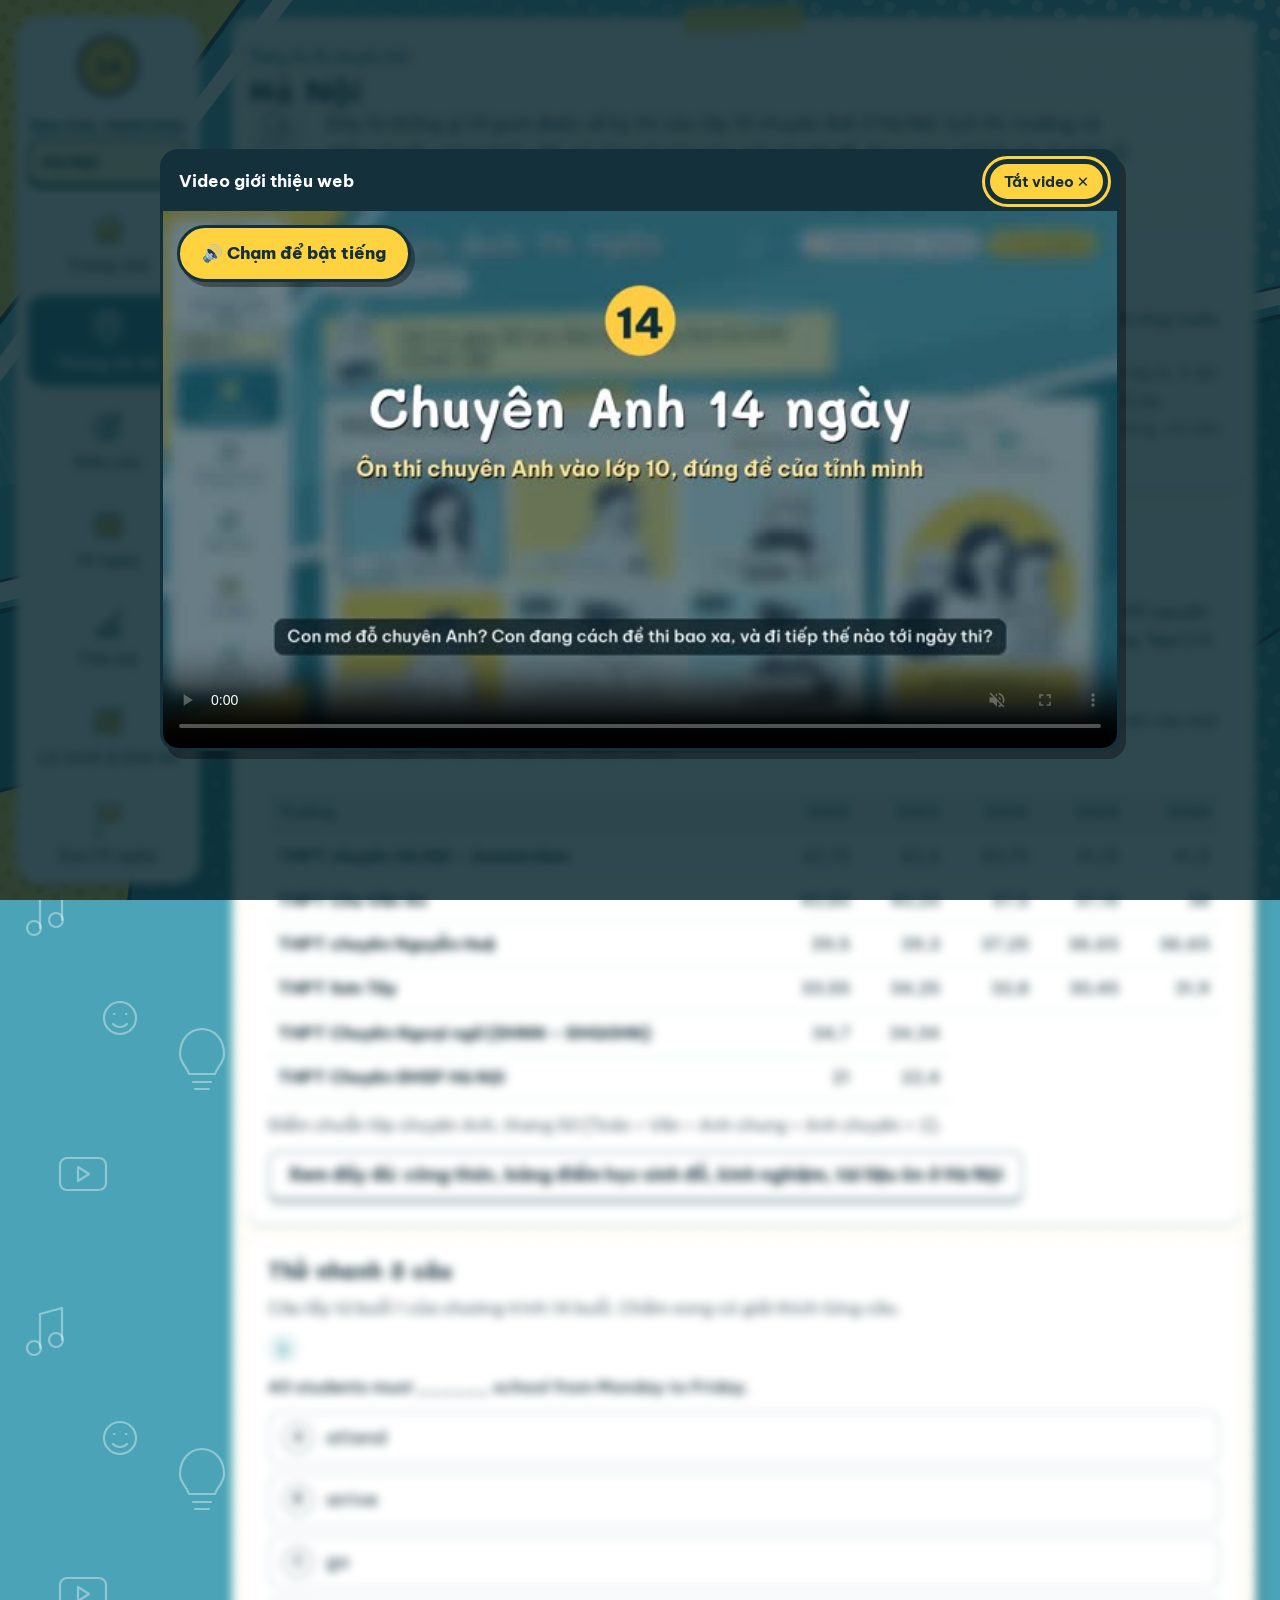
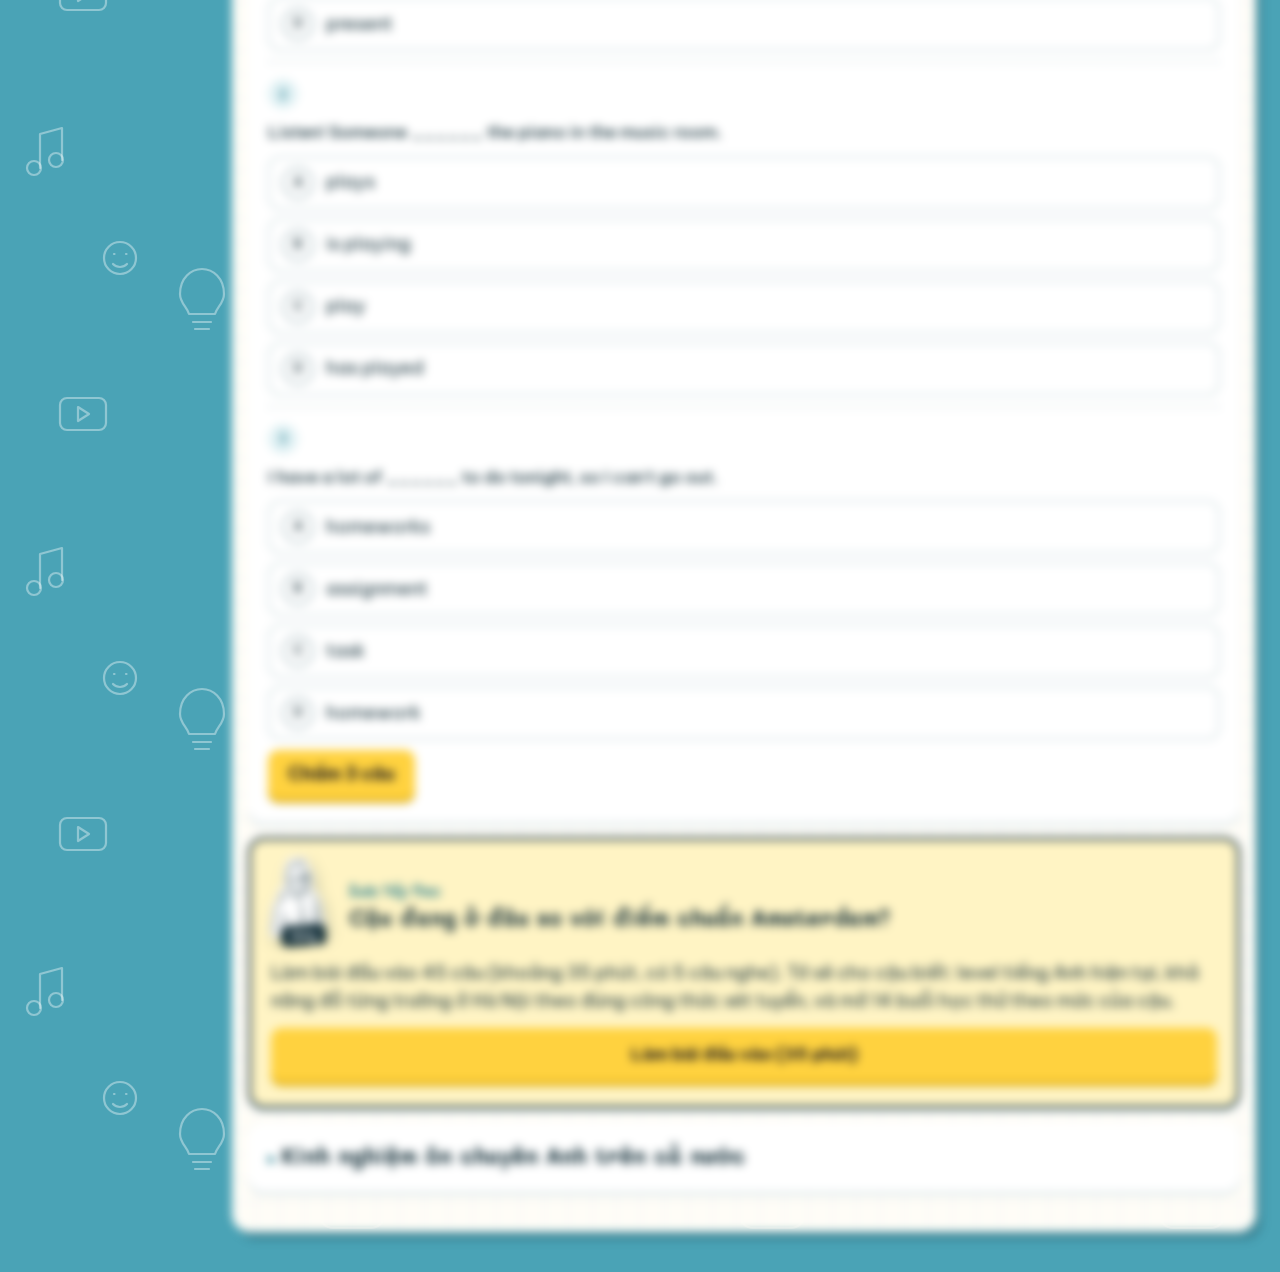
<file: tinh/index.html>
<!doctype html><html lang="vi"><head><meta charset="utf-8"><meta name="viewport" content="width=device-width, initial-scale=1"><title>Ôn thi chuyên ngữ</title>
<style>html{background:#4AA3B6 url("../assets/bg/khoi-cat.svg") center/cover no-repeat fixed}body{margin:0;min-height:100vh;display:grid;place-items:center;font-family:system-ui,sans-serif}a{background:#FFD23F;color:#14303A;border:3px solid #14303A;border-radius:12px;padding:12px 18px;font-weight:700;text-decoration:none;box-shadow:4px 5px 0 rgba(10,40,48,.35)}</style>
<script>(function(){var h=(location.hash||"").slice(1);var q=location.search?location.search.slice(1)+"&":"";location.replace("../chuyen-anh-14-ngay/?"+q+(h&&h!=="kinh-nghiem"?"so="+encodeURIComponent(h)+"&v=exam":"v=exam"))})();</script>
</head><body><a href="../chuyen-anh-14-ngay/?v=exam">Vào trang Ôn thi chuyên ngữ</a></body></html>
</file>
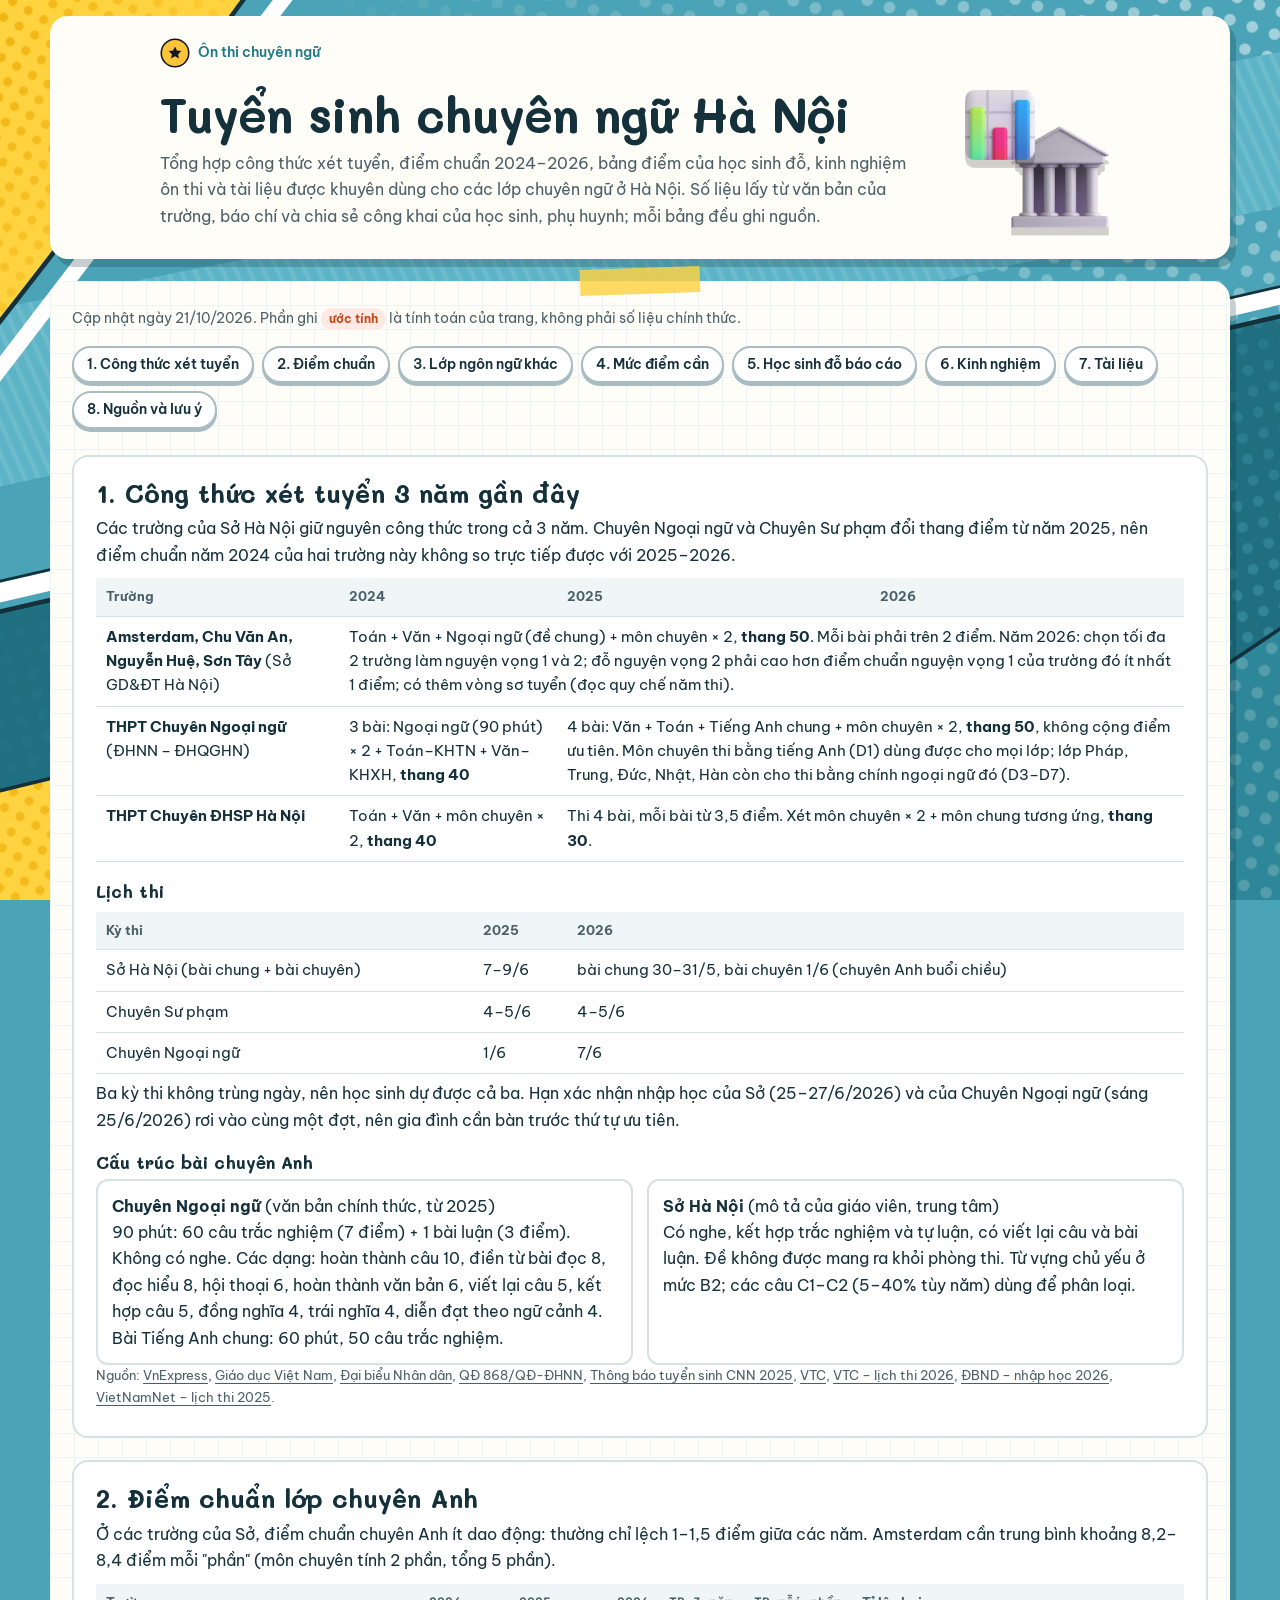
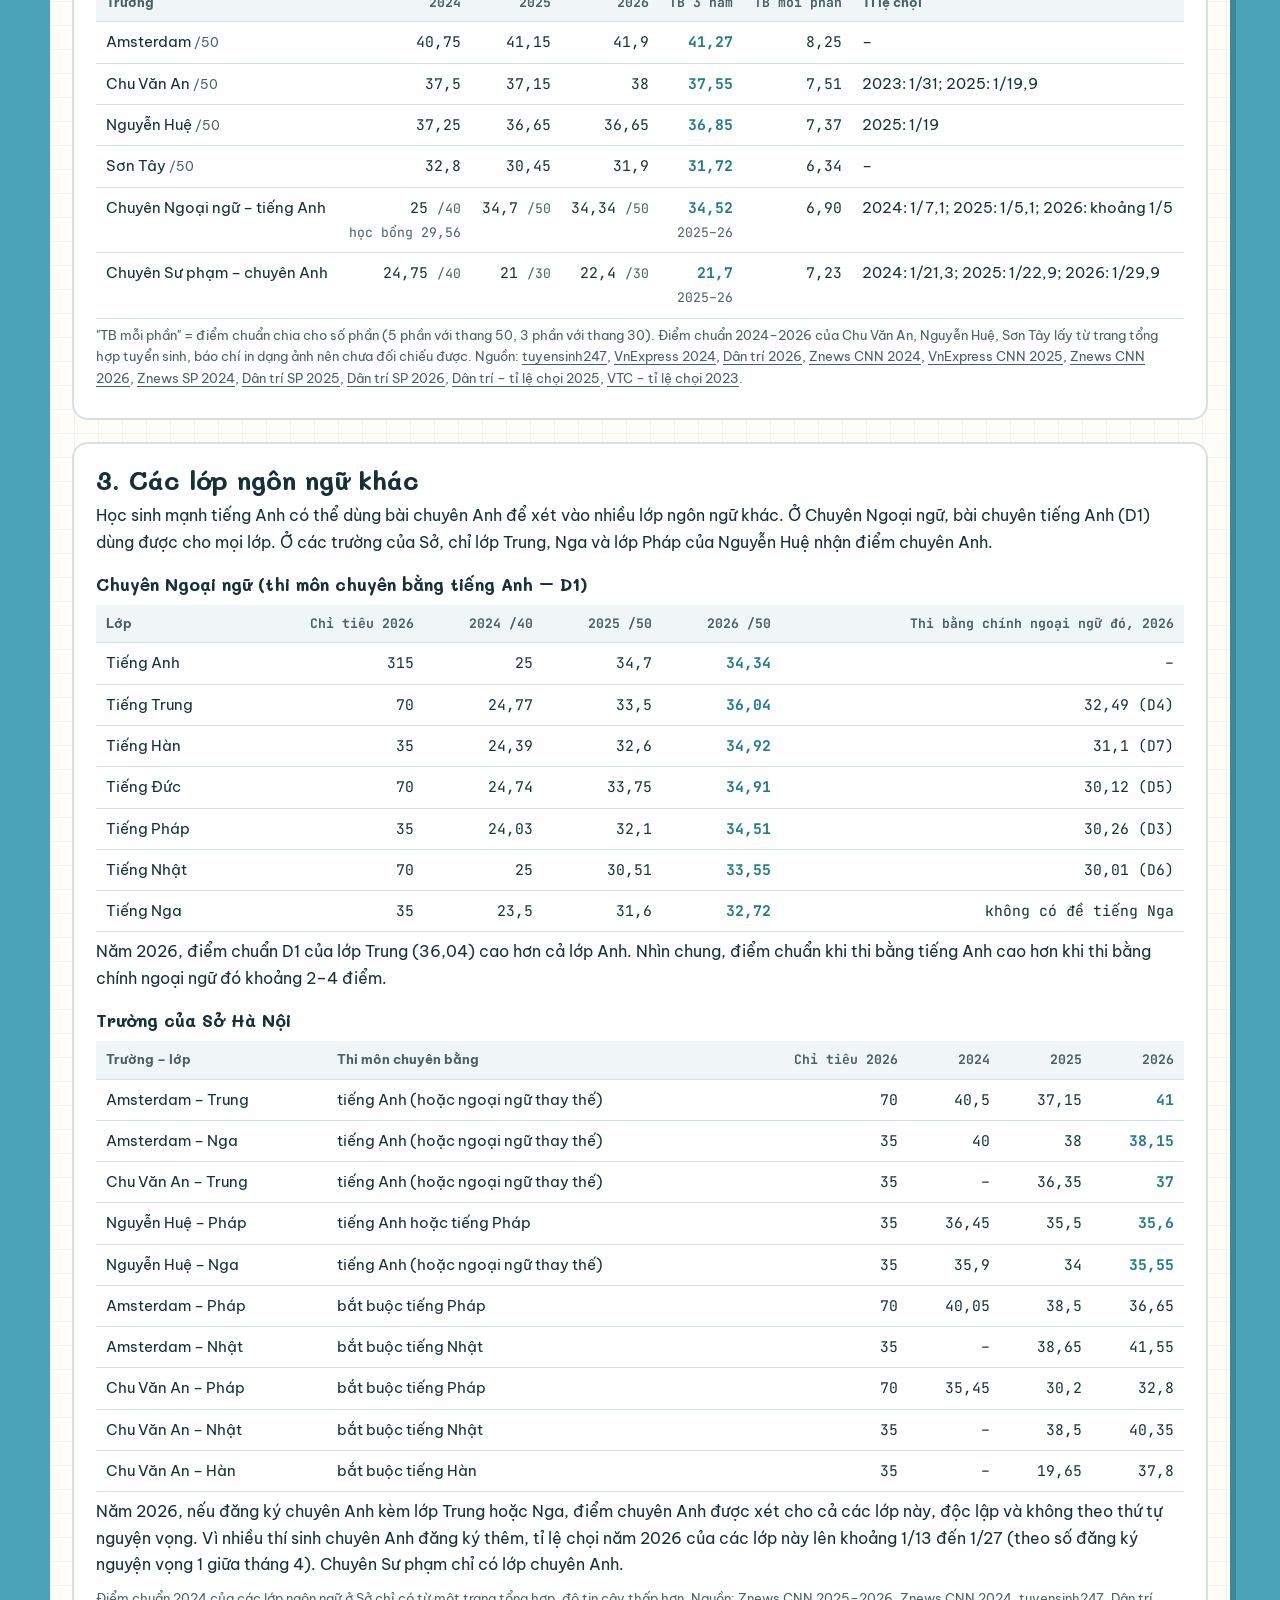
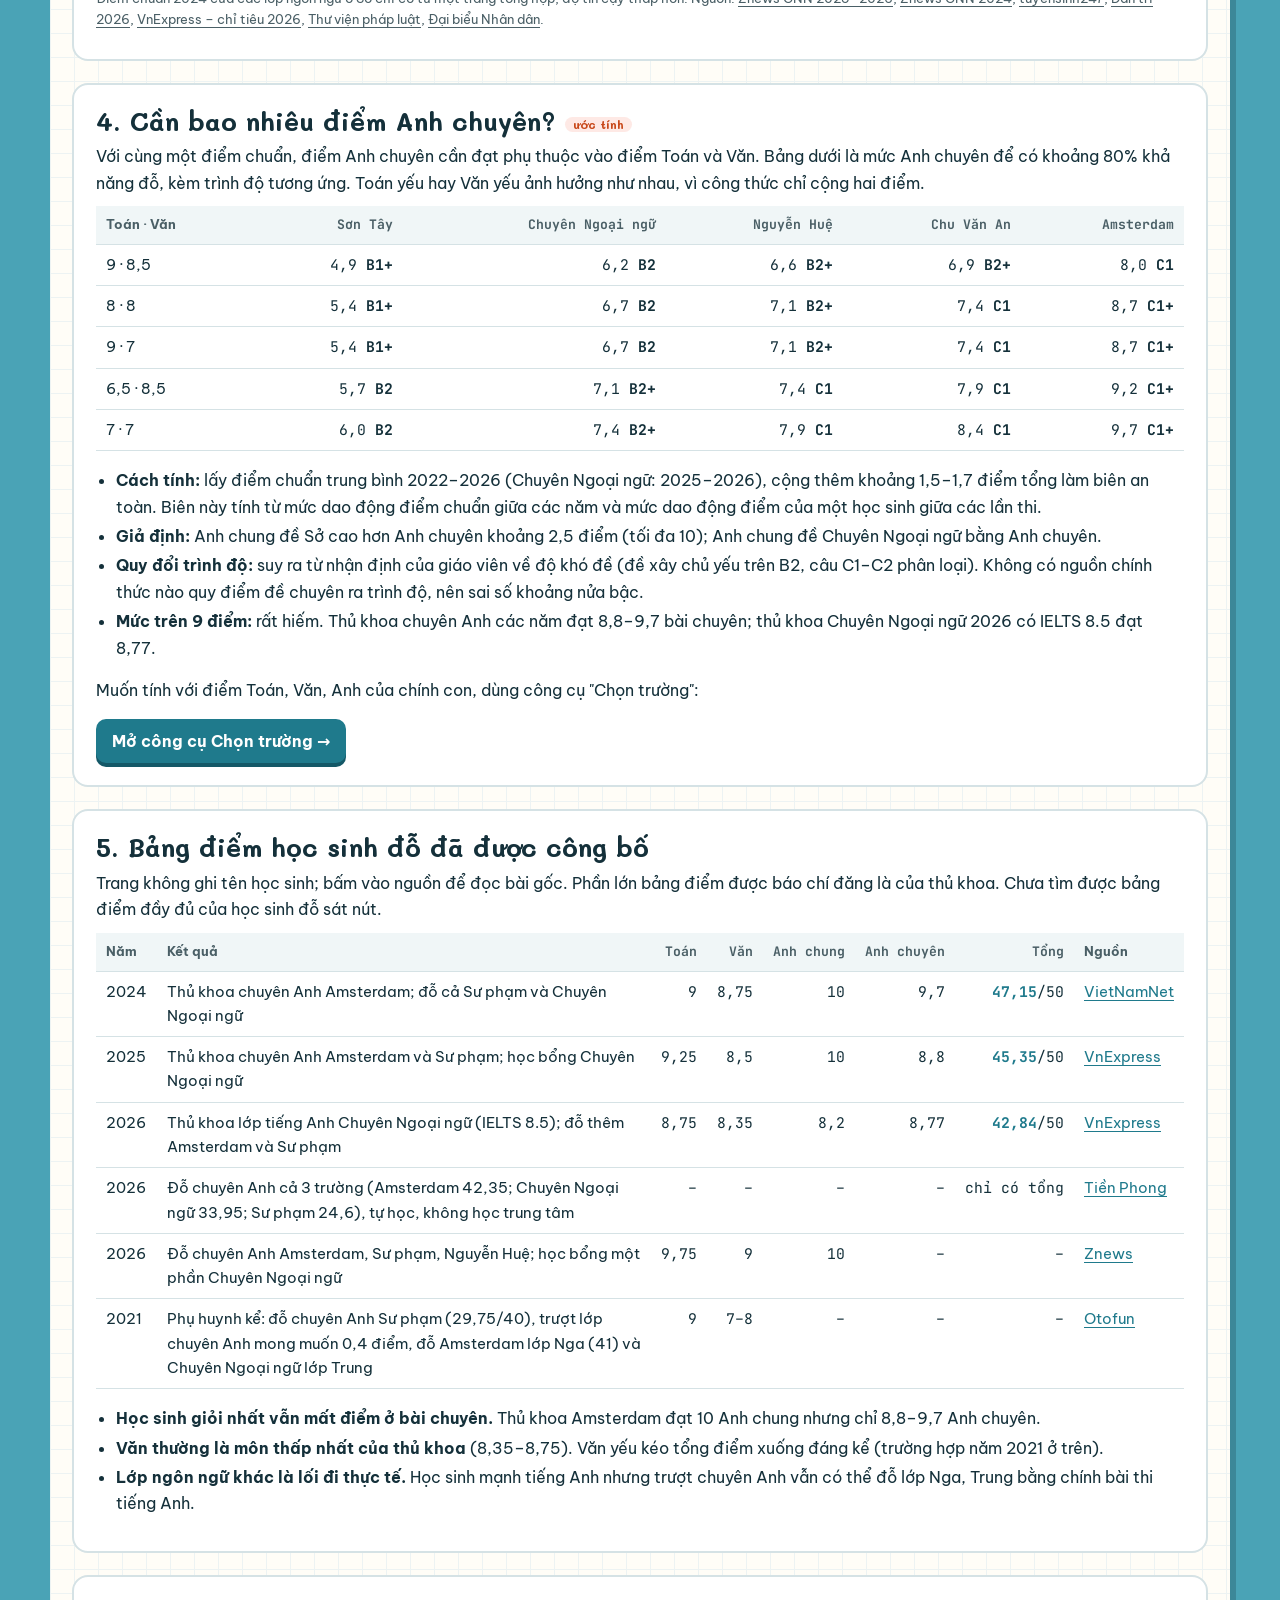
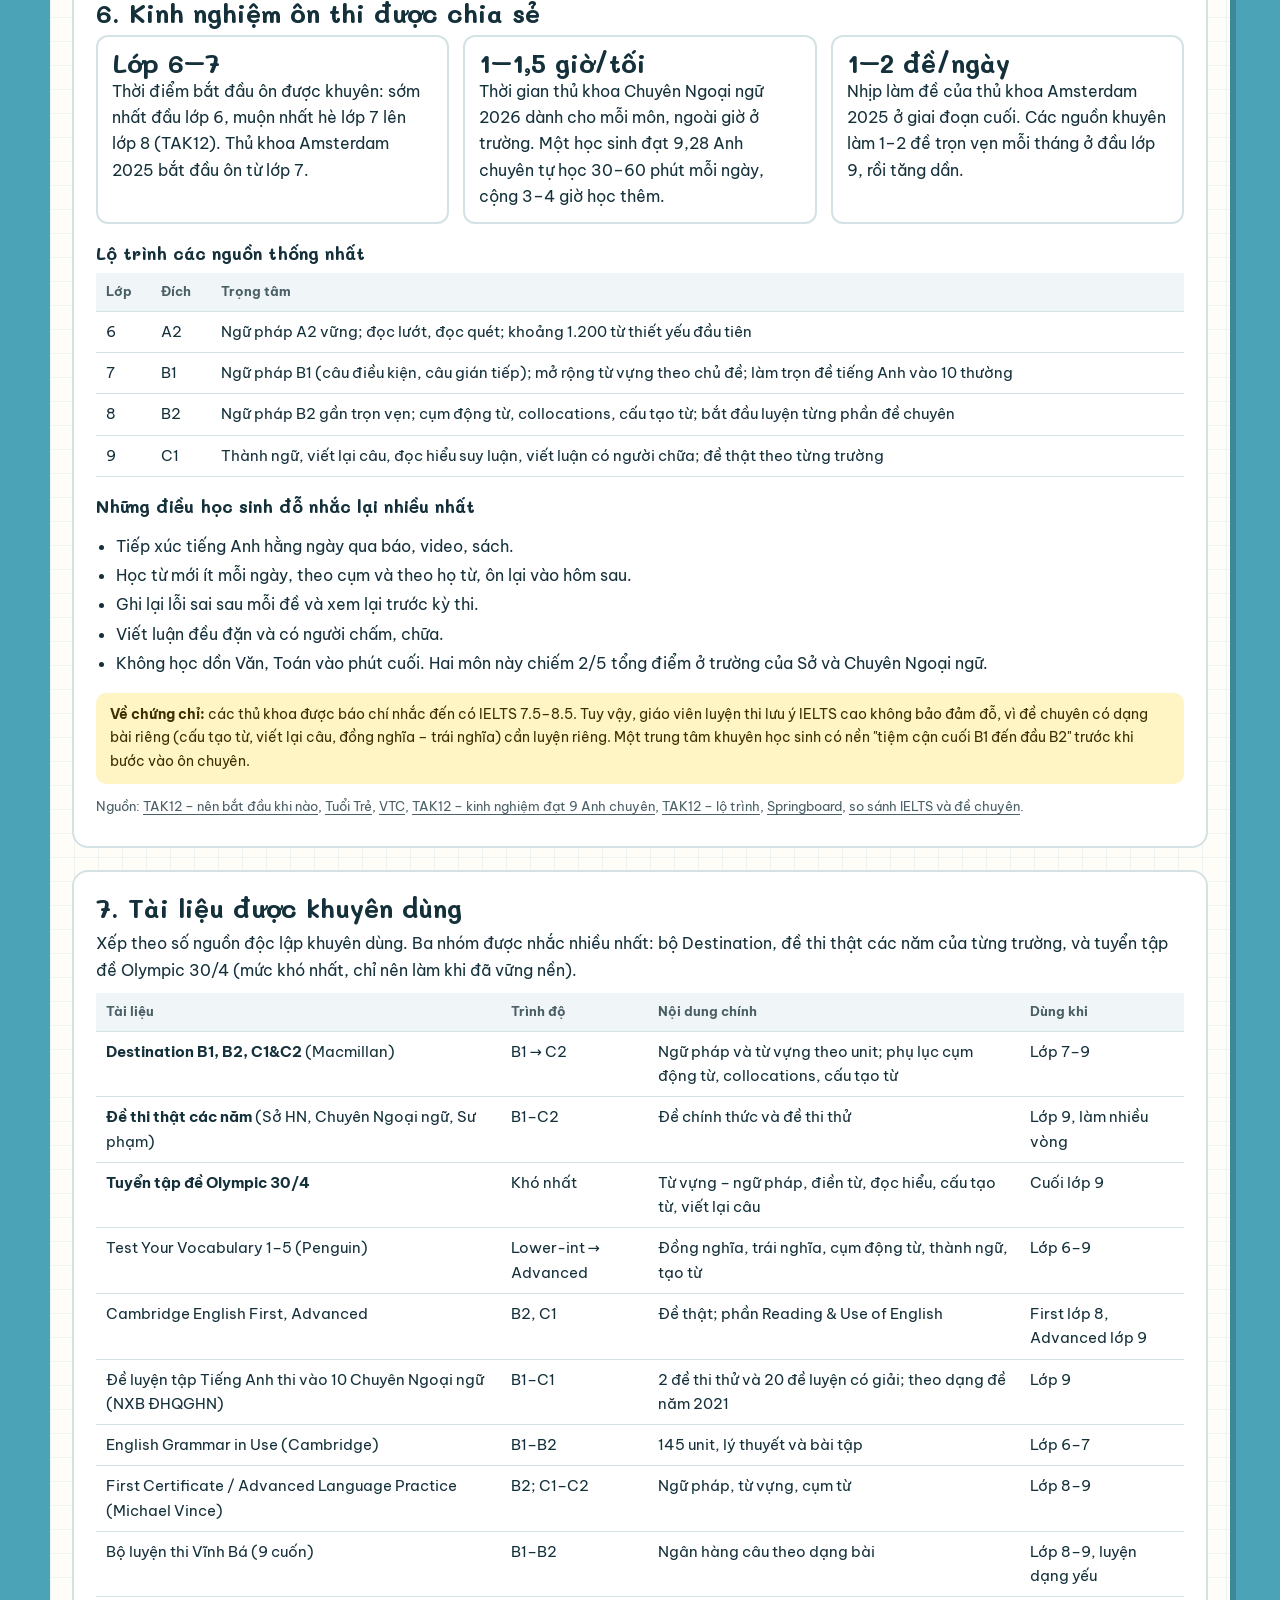
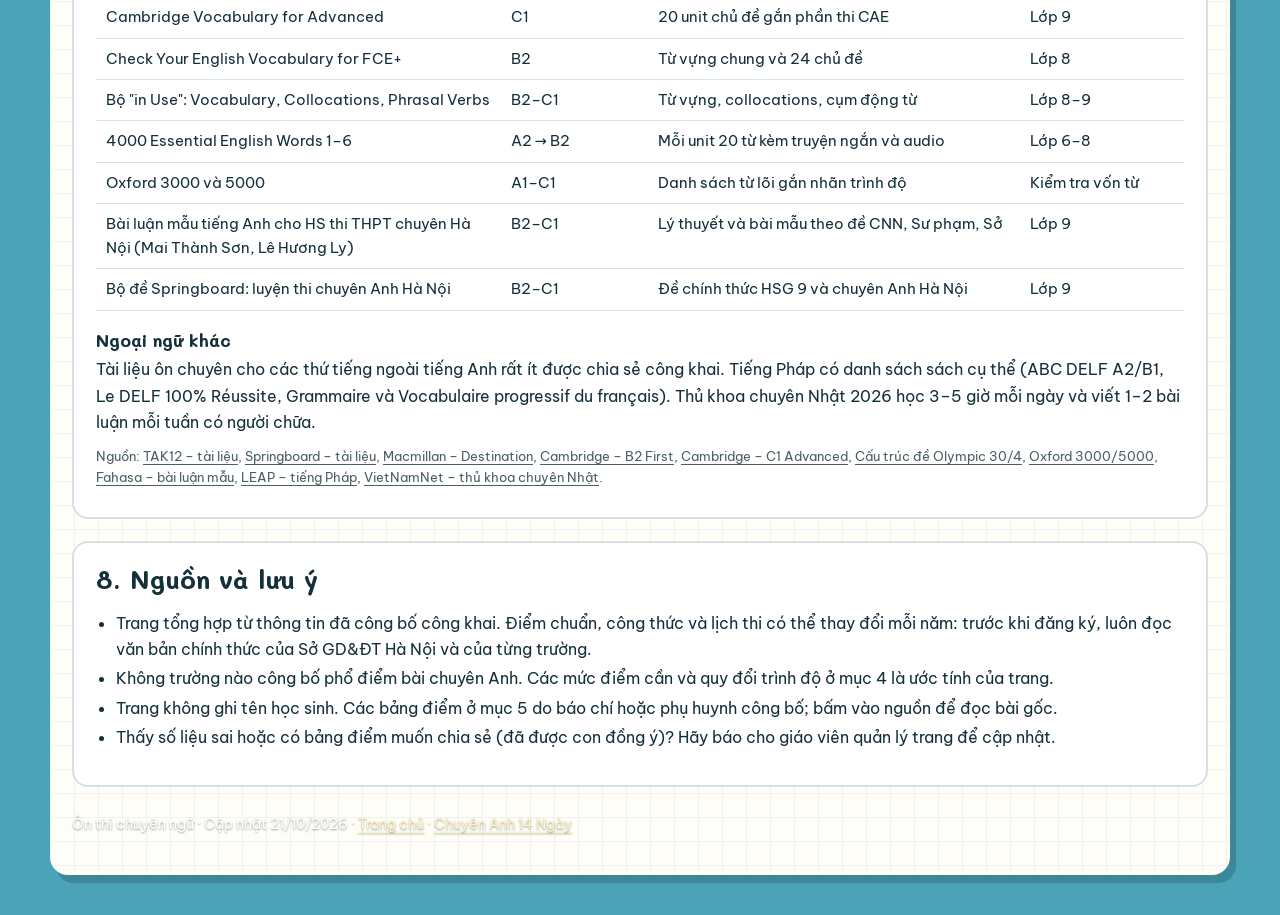
<file: tuyen-sinh/index.html>
<!doctype html>
<html lang="vi">
<head>
<meta charset="utf-8">
<meta name="viewport" content="width=device-width, initial-scale=1">
<title>Tuyển sinh chuyên ngữ Hà Nội</title>
<meta name="description" content="Công thức xét tuyển, điểm chuẩn 2024–2026, bảng điểm học sinh đỗ, kinh nghiệm và tài liệu ôn thi vào các lớp chuyên ngữ ở Hà Nội.">
<link rel="preconnect" href="https://fonts.googleapis.com">
<link rel="preconnect" href="https://fonts.gstatic.com" crossorigin>
<link rel="stylesheet" href="https://fonts.googleapis.com/css2?family=Bricolage+Grotesque:opsz,wght@12..96,700;12..96,800&family=Plus+Jakarta+Sans:ital,wght@0,400;0,500;0,600;0,700;1,400&family=JetBrains+Mono:wght@500;700&display=swap">
<style>
/*BRAND*/
/* Bộ nhận diện dùng chung cho mọi trang. Sửa ở đây rồi chạy build.py; không sửa trực tiếp trong trang đã dựng.
   Ý tưởng: sổ ô li xanh + huy hiệu vàng. Nền giấy kẻ ô, thanh đầu trang màu xanh đặc vụ, nút bấm nổi khối như phím,
   ô tiến độ 3 màu (chưa làm / làm dở / xong) luôn đi kèm chữ hoặc biểu tượng, không dùng màu đơn thuần. */
:root{
  --paper:#F2F5FC; --grid:#E1E7F4; --surface:#FFFFFF; --surface2:#EEF1FA;
  --ink:#151521; --ink-2:#4A4C53; --line:#D6DCEA; --line-strong:#B7BFD5;
  --agent:#2638C4; --agent-deep:#18248A; --agent-tint:#E8ECFF; --on-agent:#FFFFFF;
  --bar:#2638C4; --bar-ink:#FFFFFF; --bar-ink-2:rgba(255,255,255,.8); --bar-on:#FFFFFF; --bar-on-ink:#2638C4;
  --gold:#FCC539; --gold-deep:#C9961A; --gold-tint:#FFF4D1; --gold-ink:#3D2E00;
  --signal:#F8551A; --signal-text:#C8481A; --signal-tint:#FEE9E5;
  --good:#3C6D4A; --good-bg:#E3F7E3; --good-edge:#579F6C;
  --bad:#BE2626; --bad-bg:#FFEBEB;
  --warn:#8A5A00; --warn-bg:#FFF3D1;
  --t-none:#ECEDF1; --t-none-edge:#A3A5AE; --t-part:#FEE7AD; --t-part-edge:#E0A200; --t-done:#BCEBBB; --t-done-edge:#579F6C;
  --f-display:"Bricolage Grotesque","Plus Jakarta Sans",system-ui,sans-serif;
  --f-body:"Plus Jakarta Sans",system-ui,-apple-system,"Segoe UI",Roboto,sans-serif;
  --f-mono:"JetBrains Mono",ui-monospace,Menlo,Consolas,monospace;
  --r-card:14px; --r-ctl:10px;
  /* tên cũ, giữ để mã cũ còn chạy */
  --bg:var(--paper); --muted:var(--ink-2); --accent:var(--agent); --accent-soft:var(--agent-tint);
  --hi:var(--gold); --hi-soft:var(--gold-tint); --hi-ink:var(--gold-ink);
}
@media (prefers-color-scheme:dark){:root:not([data-theme="light"]){
  --paper:#12131F; --grid:#1A1C2C; --surface:#1E2030; --surface2:#272A3E;
  --ink:#EDEDEE; --ink-2:#B5B6C2; --line:#33364D; --line-strong:#4C5070;
  --agent:#8DA2FF; --agent-deep:#4C5BC4; --agent-tint:#25285A; --on-agent:#0E1030;
  --bar:#1B2170; --bar-ink:#FFFFFF; --bar-ink-2:rgba(255,255,255,.78); --bar-on:#EDEDEE; --bar-on-ink:#1B2170;
  --gold-deep:#9C7410; --gold-tint:#3A3015; --gold-ink:#FFE7A6;
  --signal-text:#FF8A5C; --signal-tint:#3A1E14;
  --good:#7CC48C; --good-bg:#17301F; --good-edge:#72BB82;
  --bad:#F98B8B; --bad-bg:#3A1A1C; --warn:#F0B65A; --warn-bg:#3A2C13;
  --t-none:#262939; --t-none-edge:#565A74; --t-part:#4D3D0E; --t-part-edge:#E0A200; --t-done:#1D4429; --t-done-edge:#72BB82;
  color-scheme:dark}}
:root[data-theme="dark"]{
  --paper:#12131F; --grid:#1A1C2C; --surface:#1E2030; --surface2:#272A3E;
  --ink:#EDEDEE; --ink-2:#B5B6C2; --line:#33364D; --line-strong:#4C5070;
  --agent:#8DA2FF; --agent-deep:#4C5BC4; --agent-tint:#25285A; --on-agent:#0E1030;
  --bar:#1B2170; --bar-ink:#FFFFFF; --bar-ink-2:rgba(255,255,255,.78); --bar-on:#EDEDEE; --bar-on-ink:#1B2170;
  --gold-deep:#9C7410; --gold-tint:#3A3015; --gold-ink:#FFE7A6;
  --signal-text:#FF8A5C; --signal-tint:#3A1E14;
  --good:#7CC48C; --good-bg:#17301F; --good-edge:#72BB82;
  --bad:#F98B8B; --bad-bg:#3A1A1C; --warn:#F0B65A; --warn-bg:#3A2C13;
  --t-none:#262939; --t-none-edge:#565A74; --t-part:#4D3D0E; --t-part-edge:#E0A200; --t-done:#1D4429; --t-done-edge:#72BB82;
  color-scheme:dark}

*{box-sizing:border-box}
html{-webkit-text-size-adjust:100%}
body{margin:0;color:var(--ink);font-family:var(--f-body);font-size:16px;line-height:1.6;-webkit-font-smoothing:antialiased;
  background-color:var(--paper);
  background-image:linear-gradient(var(--grid) 1px,transparent 1px),linear-gradient(90deg,var(--grid) 1px,transparent 1px);
  background-size:24px 24px;background-position:-1px -1px}
h1,h2,h3{font-family:var(--f-display);line-height:1.12;text-wrap:balance;margin:0;letter-spacing:-.01em}
h1{font-weight:800}
h2{font-size:1.75rem;font-weight:800}
h3{font-size:1.18rem;font-weight:700}
p{margin:0}
a{color:var(--agent);text-underline-offset:3px}
button,input,select,textarea{font:inherit;color:inherit}
:focus-visible{outline:3px solid var(--agent);outline-offset:2px;border-radius:6px}

/* thanh đầu trang */
.hq{background:var(--bar);color:var(--bar-ink)}
.hq a{color:var(--bar-ink)}
.logo{display:inline-flex;flex:none;border-radius:50%;text-decoration:none}
.logo svg{display:block;width:46px;height:46px}

/* nút bấm: nổi khối, ấn xuống khi bấm */
.btn{display:inline-flex;align-items:center;justify-content:center;gap:8px;min-height:44px;border:0;border-radius:var(--r-ctl);padding:10px 20px;margin-bottom:4px;
  font-weight:700;cursor:pointer;text-decoration:none;background:var(--agent);color:var(--on-agent);box-shadow:0 4px 0 var(--agent-deep);
  transition:transform .12s ease-out,box-shadow .12s ease-out}
.btn:hover{transform:translateY(-1px);box-shadow:0 5px 0 var(--agent-deep)}
.btn:active{transform:translateY(3px);box-shadow:0 1px 0 var(--agent-deep)}
.btn.hi{background:var(--gold);color:#151521;box-shadow:0 4px 0 var(--gold-deep)}
.btn.hi:hover{box-shadow:0 5px 0 var(--gold-deep)}.btn.hi:active{box-shadow:0 1px 0 var(--gold-deep)}
.btn.ghost{background:var(--surface);color:var(--ink);box-shadow:inset 0 0 0 2px var(--line-strong),0 4px 0 var(--line-strong)}
.btn.ghost:hover{box-shadow:inset 0 0 0 2px var(--agent),0 5px 0 var(--agent-deep)}
.btn.ghost:active{box-shadow:inset 0 0 0 2px var(--agent),0 1px 0 var(--agent-deep)}
.btn:disabled{opacity:.45;cursor:not-allowed;transform:none}

/* mặt giấy, nhãn, con dấu */
.card{background:var(--surface);border:2px solid var(--line);border-radius:var(--r-card);padding:20px;display:flex;flex-direction:column;gap:12px;min-width:0}
.pill{display:inline-flex;align-items:center;gap:6px;padding:3px 10px;border-radius:999px;font-size:.8rem;font-weight:700;background:var(--surface2);color:var(--ink)}
.pill.good{background:var(--good-bg);color:var(--good)}
.pill.bad{background:var(--bad-bg);color:var(--bad)}
.pill.warn{background:var(--warn-bg);color:var(--warn)}
.pill.hi{background:var(--gold-tint);color:var(--gold-ink)}
.stamp{display:inline-block;font-family:var(--f-mono);font-weight:700;font-size:.82rem;letter-spacing:.06em;text-transform:uppercase;
  color:var(--good);border:2.5px solid currentColor;border-radius:8px;padding:2px 10px;transform:rotate(-6deg);opacity:.92}
.stamp.part{color:var(--warn)}
.muted{color:var(--ink-2)}
.small{font-size:.88rem}
.mono{font-family:var(--f-mono)}
.notice{background:var(--gold-tint);color:var(--gold-ink);border-radius:var(--r-ctl);padding:12px 14px;font-size:.92rem}

table{border-collapse:collapse;width:100%;font-size:.92rem;font-variant-numeric:tabular-nums}
th,td{text-align:left;padding:8px 10px;border-bottom:1px solid var(--line)}
th{font-size:.82rem;font-weight:700;color:var(--ink-2);background:var(--surface2)}

@media (prefers-reduced-motion:reduce){*,*::before,*::after{transition:none!important;animation:none!important;scroll-behavior:auto!important}}
/*/BRAND*/
/* Trang số liệu: dải xanh đầu trang, mục lục dạng nút, mỗi phần là một tờ giấy trắng; bảng số dùng chữ đơn cách để dễ so cột. */
html{scroll-behavior:smooth}
body{line-height:1.65}
.hero{padding:22px 16px 30px}
.hero .in{max-width:960px;margin:0 auto;position:relative;padding-right:170px}
.hero .art{position:absolute;right:0;bottom:-6px;width:160px;height:150px}
.hero .art img{position:absolute;filter:drop-shadow(0 8px 0 rgba(0,0,0,.18))}
.hero .art .b1{width:120px;right:0;bottom:0}.hero .art .b2{width:80px;left:0;top:0}
@media (max-width:640px){.hero .in{padding-right:0}.hero .art{position:static;width:auto;height:auto;display:flex;gap:8px;margin-top:6px}.hero .art img{position:static;width:56px!important}}
.hero .back{display:inline-flex;align-items:center;gap:8px;font-size:.9rem;font-weight:600;text-decoration:none;color:var(--bar-ink-2)}
.hero .back svg{width:30px;height:30px}
.hero h1{font-size:clamp(2rem,5.5vw,3rem);line-height:1.05;letter-spacing:-.02em;margin:14px 0 10px}
.hero p{color:var(--bar-ink-2);max-width:68ch}
main{max-width:992px;margin:0 auto;padding:22px 16px 72px}
h2{font-size:1.6rem;margin:0 0 8px;scroll-margin-top:16px}
h3{font-size:1.1rem;margin:20px 0 6px}
.meta{font-size:.88rem;color:var(--ink-2)}
nav.toc{display:flex;flex-wrap:wrap;gap:8px;margin:16px 0 26px}
nav.toc a{text-decoration:none;background:var(--surface);border:2px solid var(--line-strong);border-radius:999px;padding:5px 13px;font-size:.88rem;font-weight:600;color:var(--ink);box-shadow:0 3px 0 var(--line-strong)}
nav.toc a:hover{border-color:var(--agent);color:var(--agent)}
section{background:var(--surface);border:2px solid var(--line);border-radius:var(--r-card);padding:22px 22px 18px;margin-bottom:22px}
section > p:first-of-type{margin-top:0}
section p{margin:0 0 10px}
.tw{overflow-x:auto;margin:10px 0 6px;-webkit-overflow-scrolling:touch}
th,td{vertical-align:top}
td.n,th.n{text-align:right;font-family:var(--f-mono);white-space:nowrap}
td.n b{color:var(--agent)}
.note{background:var(--gold-tint);color:var(--gold-ink);border-radius:var(--r-ctl);padding:10px 14px;font-size:.9rem;margin:12px 0}
.est{display:inline-block;font-size:.74rem;font-weight:700;background:var(--signal-tint);color:var(--signal-text);border-radius:999px;padding:1px 8px;vertical-align:middle}
.src{font-size:.82rem;color:var(--ink-2)}
.src a{color:var(--ink-2)}
ul{padding-left:20px}
li{margin:3px 0}
.grid2{display:grid;grid-template-columns:repeat(auto-fit,minmax(260px,1fr));gap:14px}
.box{border:2px solid var(--line);border-radius:12px;padding:12px 14px}
.box b.big{font-family:var(--f-display);font-weight:800;font-size:1.6rem;line-height:1.1;display:block}
.lvl{font-weight:700}
.cta{display:inline-flex;align-items:center;min-height:44px;margin:6px 0 4px;background:var(--agent);color:var(--on-agent);text-decoration:none;font-weight:700;border-radius:var(--r-ctl);padding:8px 16px;box-shadow:0 4px 0 var(--agent-deep)}
footer{font-size:.85rem;color:var(--ink-2);margin-top:26px}
@media (max-width:560px){section{padding:16px 14px}table{font-size:.86rem}th,td{padding:7px 8px}}
/*APPLOOK*/
/* ===== Giao diện teen (22/10/2026): cắt dán scrapbook, tông xanh ngọc – trắng – điểm vàng, trung tính =====
   Nền xanh ngọc có hình vẽ phấn trắng; bài làm nằm trên tờ giấy trắng; người là sticker viền trắng; tiêu đề chữ viết tay (Mali). */
:root{
  --teal:#4AA3B6; --teal-deep:#1F6F80; --stk:drop-shadow(3px 0 0 #fff) drop-shadow(-3px 0 0 #fff) drop-shadow(0 3px 0 #fff) drop-shadow(0 -3px 0 #fff) drop-shadow(3px 6px 6px rgba(10,40,48,.28));
  --paper:#FFFDF7; --grid:#EDF3F3; --surface:#FFFFFF; --surface2:#F0F6F7;
  --ink:#14303A; --ink-2:#4A5F66; --line:#D5E2E5; --line-strong:#A8BCC2;
  --agent:#1F7A8C; --agent-deep:#145867; --agent-tint:#E0F1F4; --on-agent:#FFFFFF;
  --bar:#FFFFFF; --bar-ink:#14303A; --bar-ink-2:#4A5F66; --bar-on:#1F7A8C; --bar-on-ink:#FFFFFF;
  --gold:#FFD23F; --gold-deep:#D9A90F; --gold-tint:#FFF4C4; --gold-ink:#3D2E00;
  --f-display:"Mali","Be Vietnam Pro",system-ui,sans-serif;
  --f-body:"Be Vietnam Pro",system-ui,-apple-system,"Segoe UI",Roboto,sans-serif;
  --f-hand:"Patrick Hand","Mali",cursive;
  --r-card:16px; --shadow:0 6px 0 rgba(10,40,48,.2);
  --t-done:#C4E8EF; --t-done-edge:#1F7A8C; --t-part:#FFF0B3; --t-part-edge:#D9A90F;
}
@media (prefers-color-scheme:dark){:root:not([data-theme="light"]){
  --teal:#123E48; --teal-deep:#0C2C34; --paper:#16262B; --grid:#1B2E34; --surface:#1C3036; --surface2:#24393F;
  --ink:#ECF3F4; --ink-2:#B3C4C8; --line:#2F474E; --line-strong:#4A666E;
  --agent:#7CCFE0; --agent-deep:#3E8C9C; --agent-tint:#1D4650; --on-agent:#0B2228;
  --bar:#1C3036; --bar-ink:#ECF3F4; --bar-ink-2:#B3C4C8; --bar-on:#7CCFE0; --bar-on-ink:#0B2228;
  --gold-tint:#3A3215; --gold-ink:#FFE7A6; --shadow:0 6px 0 rgba(0,0,0,.35); --t-done:#1D4650; --t-done-edge:#7CCFE0; --t-part:#4D3D0E; --t-part-edge:#E0A200}}
:root[data-theme="dark"]{
  --teal:#123E48; --teal-deep:#0C2C34; --paper:#16262B; --grid:#1B2E34; --surface:#1C3036; --surface2:#24393F;
  --ink:#ECF3F4; --ink-2:#B3C4C8; --line:#2F474E; --line-strong:#4A666E;
  --agent:#7CCFE0; --agent-deep:#3E8C9C; --agent-tint:#1D4650; --on-agent:#0B2228;
  --bar:#1C3036; --bar-ink:#ECF3F4; --bar-ink-2:#B3C4C8; --bar-on:#7CCFE0; --bar-on-ink:#0B2228;
  --gold-tint:#3A3215; --gold-ink:#FFE7A6; --shadow:0 6px 0 rgba(0,0,0,.35); --t-done:#1D4650; --t-done-edge:#7CCFE0; --t-part:#4D3D0E; --t-part-edge:#E0A200}

/* ----- áp cho các trang phụ (Tuyển sinh Hà Nội, trang của cô) để cùng giao diện với trang học sinh ----- */
html{background:#4AA3B6 url("../assets/bg/khoi-cat.svg") center/cover no-repeat fixed}
@media (prefers-color-scheme:dark){:root:not([data-theme="light"]){background-image:linear-gradient(rgba(6,20,24,.62),rgba(6,20,24,.62)),url("../assets/bg/khoi-cat.svg")}}
body{background:transparent!important;background-image:none!important;font-family:var(--f-body);color:var(--ink)}
h1,h2,h3{font-family:var(--f-display);letter-spacing:0}
header.hq{background:var(--paper)!important;color:var(--ink)!important;max-width:1180px;margin:16px auto 0;border-radius:18px;box-shadow:6px 8px 0 rgba(10,40,48,.22)}
header.hq h1,header.hq b{color:var(--ink)!important}
header.hq p,header.hq span{color:var(--ink-2)!important}
header.hq a{color:var(--agent)!important}
main{background-color:var(--paper);background-image:linear-gradient(var(--grid) 1px,transparent 1px),linear-gradient(90deg,var(--grid) 1px,transparent 1px);background-size:24px 24px;border-radius:18px;box-shadow:6px 8px 0 rgba(10,40,48,.22);max-width:1180px;margin:22px auto 40px!important;padding:26px 22px 40px!important;position:relative;box-sizing:border-box}
main::before{content:"";position:absolute;top:-13px;left:calc(50% - 60px);width:120px;height:26px;background:rgba(255,210,63,.8);transform:rotate(-2deg)}
@media (max-width:1220px){header.hq,main{margin-left:10px!important;margin-right:10px!important}}
footer{color:#fff;text-shadow:0 1px 2px rgba(0,0,0,.4)}footer a{color:#FFF4C4}
.eyebrow{color:var(--agent);font-family:var(--f-hand)}
/*/APPLOOK*/
</style>
<link rel="stylesheet" href="https://fonts.googleapis.com/css2?family=Be+Vietnam+Pro:ital,wght@0,400;0,500;0,600;0,700;0,800;1,400&family=Mali:wght@600;700&family=Patrick+Hand&family=JetBrains+Mono:wght@500;700&display=swap">
</head>
<body>
<header class="hq hero"><div class="in">
<a class="back" href="../"><svg viewBox="0 0 48 48" aria-hidden="true"><circle cx="24" cy="24" r="22" fill="#FCC539" stroke="#151521" stroke-width="2.5"/><path d="M24 13.5l3.1 6.6 7.2.8-5.4 4.9 1.5 7.1L24 29.3l-6.4 3.6 1.5-7.1-5.4-4.9 7.2-.8z" fill="#151521"/></svg>Ôn thi chuyên ngữ</a>
<h1>Tuyển sinh chuyên ngữ Hà Nội</h1>
<div class="art" aria-hidden="true"><img class="b1" src="../assets/emoji/classical-building.webp" alt=""><img class="b2" src="../assets/emoji/bar-chart.webp" alt=""></div>
<p>Tổng hợp công thức xét tuyển, điểm chuẩn 2024–2026, bảng điểm của học sinh đỗ, kinh nghiệm ôn thi và tài liệu được khuyên dùng cho các lớp chuyên ngữ ở Hà Nội. Số liệu lấy từ văn bản của trường, báo chí và chia sẻ công khai của học sinh, phụ huynh; mỗi bảng đều ghi nguồn.</p>
</div></header>
<main>
<p class="meta">Cập nhật ngày 21/10/2026. Phần ghi <span class="est">ước tính</span> là tính toán của trang, không phải số liệu chính thức.</p>
<nav class="toc" aria-label="Mục lục">
 <a href="#cong-thuc">1. Công thức xét tuyển</a><a href="#diem-chuan">2. Điểm chuẩn</a><a href="#lop-khac">3. Lớp ngôn ngữ khác</a><a href="#muc-diem">4. Mức điểm cần</a><a href="#bang-diem">5. Học sinh đỗ báo cáo</a><a href="#kinh-nghiem">6. Kinh nghiệm</a><a href="#tai-lieu">7. Tài liệu</a><a href="#nguon">8. Nguồn và lưu ý</a>
</nav>

<section id="cong-thuc">
<h2>1. Công thức xét tuyển 3 năm gần đây</h2>
<p>Các trường của Sở Hà Nội giữ nguyên công thức trong cả 3 năm. Chuyên Ngoại ngữ và Chuyên Sư phạm đổi thang điểm từ năm 2025, nên điểm chuẩn năm 2024 của hai trường này không so trực tiếp được với 2025–2026.</p>
<div class="tw"><table>
<thead><tr><th>Trường</th><th>2024</th><th>2025</th><th>2026</th></tr></thead>
<tbody>
<tr><td><b>Amsterdam, Chu Văn An, Nguyễn Huệ, Sơn Tây</b> (Sở GD&amp;ĐT Hà Nội)</td><td colspan="3">Toán + Văn + Ngoại ngữ (đề chung) + môn chuyên × 2, <b>thang 50</b>. Mỗi bài phải trên 2 điểm. Năm 2026: chọn tối đa 2 trường làm nguyện vọng 1 và 2; đỗ nguyện vọng 2 phải cao hơn điểm chuẩn nguyện vọng 1 của trường đó ít nhất 1 điểm; có thêm vòng sơ tuyển (đọc quy chế năm thi).</td></tr>
<tr><td><b>THPT Chuyên Ngoại ngữ</b> (ĐHNN – ĐHQGHN)</td><td>3 bài: Ngoại ngữ (90 phút) × 2 + Toán–KHTN + Văn–KHXH, <b>thang 40</b></td><td colspan="2">4 bài: Văn + Toán + Tiếng Anh chung + môn chuyên × 2, <b>thang 50</b>, không cộng điểm ưu tiên. Môn chuyên thi bằng tiếng Anh (D1) dùng được cho mọi lớp; lớp Pháp, Trung, Đức, Nhật, Hàn còn cho thi bằng chính ngoại ngữ đó (D3–D7).</td></tr>
<tr><td><b>THPT Chuyên ĐHSP Hà Nội</b></td><td>Toán + Văn + môn chuyên × 2, <b>thang 40</b></td><td colspan="2">Thi 4 bài, mỗi bài từ 3,5 điểm. Xét môn chuyên × 2 + môn chung tương ứng, <b>thang 30</b>.</td></tr>
</tbody></table></div>
<h3>Lịch thi</h3>
<div class="tw"><table>
<thead><tr><th>Kỳ thi</th><th>2025</th><th>2026</th></tr></thead>
<tbody>
<tr><td>Sở Hà Nội (bài chung + bài chuyên)</td><td>7–9/6</td><td>bài chung 30–31/5, bài chuyên 1/6 (chuyên Anh buổi chiều)</td></tr>
<tr><td>Chuyên Sư phạm</td><td>4–5/6</td><td>4–5/6</td></tr>
<tr><td>Chuyên Ngoại ngữ</td><td>1/6</td><td>7/6</td></tr>
</tbody></table></div>
<p>Ba kỳ thi không trùng ngày, nên học sinh dự được cả ba. Hạn xác nhận nhập học của Sở (25–27/6/2026) và của Chuyên Ngoại ngữ (sáng 25/6/2026) rơi vào cùng một đợt, nên gia đình cần bàn trước thứ tự ưu tiên.</p>
<h3>Cấu trúc bài chuyên Anh</h3>
<div class="grid2">
<div class="box"><b>Chuyên Ngoại ngữ</b> (văn bản chính thức, từ 2025)<br>90 phút: 60 câu trắc nghiệm (7 điểm) + 1 bài luận (3 điểm). Không có nghe. Các dạng: hoàn thành câu 10, điền từ bài đọc 8, đọc hiểu 8, hội thoại 6, hoàn thành văn bản 6, viết lại câu 5, kết hợp câu 5, đồng nghĩa 4, trái nghĩa 4, diễn đạt theo ngữ cảnh 4. Bài Tiếng Anh chung: 60 phút, 50 câu trắc nghiệm.</div>
<div class="box"><b>Sở Hà Nội</b> (mô tả của giáo viên, trung tâm)<br>Có nghe, kết hợp trắc nghiệm và tự luận, có viết lại câu và bài luận. Đề không được mang ra khỏi phòng thi. Từ vựng chủ yếu ở mức B2; các câu C1–C2 (5–40% tùy năm) dùng để phân loại.</div>
</div>
<p class="src">Nguồn: <a href="https://vnexpress.net/diem-chuan-lop-10-cac-truong-chuyen-o-ha-noi-nam-2025-4910098.html">VnExpress</a>, <a href="https://giaoduc.net.vn/ha-noi-thi-sinh-thi-vao-lop-10-chuyen-duoc-chon-toi-da-2-trong-4-truong-de-dang-ky-du-tuyen-post258754.gd">Giáo dục Việt Nam</a>, <a href="https://daibieunhandan.vn/print/10418813.html">Đại biểu Nhân dân</a>, <a href="https://minio.ftech.ai/fs-landing/868_QD_ban_hanh_cau_truc_de_thi_TSCNN_2025_pdf_9129196e7c.pdf">QĐ 868/QĐ-ĐHNN</a>, <a href="https://ulis.vnu.edu.vn/files/uploads/2025/02/TB-888-28.02.2025-Tuyen-sinh-CNN-2025.pdf">Thông báo tuyển sinh CNN 2025</a>, <a href="https://vtcnews.vn/diem-chuan-lop-10-chuyen-su-pham-cao-nhat-chi-7-diem-mon-ar950423.html">VTC</a>, <a href="https://vtcnews.vn/hai-truong-chuyen-o-ha-noi-cong-bo-lich-thi-lop-10-ar1008762.html">VTC – lịch thi 2026</a>, <a href="https://daibieunhandan.vn/huong-dan-thu-tuc-nhap-hoc-vao-lop-10-tai-ha-noi-nam-2026-10421435.html">ĐBND – nhập học 2026</a>, <a href="https://vietnamnet.vn/lich-thi-vao-lop-10-cua-8-truong-thpt-chuyen-tai-ha-noi-nam-2025-2393270.html">VietNamNet – lịch thi 2025</a>.</p>
</section>

<section id="diem-chuan">
<h2>2. Điểm chuẩn lớp chuyên Anh</h2>
<p>Ở các trường của Sở, điểm chuẩn chuyên Anh ít dao động: thường chỉ lệch 1–1,5 điểm giữa các năm. Amsterdam cần trung bình khoảng 8,2–8,4 điểm mỗi "phần" (môn chuyên tính 2 phần, tổng 5 phần).</p>
<div class="tw"><table>
<thead><tr><th>Trường</th><th class="n">2024</th><th class="n">2025</th><th class="n">2026</th><th class="n">TB 3 năm</th><th class="n">TB mỗi phần</th><th>Tỉ lệ chọi</th></tr></thead>
<tbody>
<tr><td>Amsterdam <span class="src">/50</span></td><td class="n">40,75</td><td class="n">41,15</td><td class="n">41,9</td><td class="n"><b>41,27</b></td><td class="n">8,25</td><td>–</td></tr>
<tr><td>Chu Văn An <span class="src">/50</span></td><td class="n">37,5</td><td class="n">37,15</td><td class="n">38</td><td class="n"><b>37,55</b></td><td class="n">7,51</td><td>2023: 1/31; 2025: 1/19,9</td></tr>
<tr><td>Nguyễn Huệ <span class="src">/50</span></td><td class="n">37,25</td><td class="n">36,65</td><td class="n">36,65</td><td class="n"><b>36,85</b></td><td class="n">7,37</td><td>2025: 1/19</td></tr>
<tr><td>Sơn Tây <span class="src">/50</span></td><td class="n">32,8</td><td class="n">30,45</td><td class="n">31,9</td><td class="n"><b>31,72</b></td><td class="n">6,34</td><td>–</td></tr>
<tr><td>Chuyên Ngoại ngữ – tiếng Anh</td><td class="n">25 <span class="src">/40</span><br><span class="src">học bổng 29,56</span></td><td class="n">34,7 <span class="src">/50</span></td><td class="n">34,34 <span class="src">/50</span></td><td class="n"><b>34,52</b><br><span class="src">2025–26</span></td><td class="n">6,90</td><td>2024: 1/7,1; 2025: 1/5,1; 2026: khoảng 1/5</td></tr>
<tr><td>Chuyên Sư phạm – chuyên Anh</td><td class="n">24,75 <span class="src">/40</span></td><td class="n">21 <span class="src">/30</span></td><td class="n">22,4 <span class="src">/30</span></td><td class="n"><b>21,7</b><br><span class="src">2025–26</span></td><td class="n">7,23</td><td>2024: 1/21,3; 2025: 1/22,9; 2026: 1/29,9</td></tr>
</tbody></table></div>
<p class="src">"TB mỗi phần" = điểm chuẩn chia cho số phần (5 phần với thang 50, 3 phần với thang 30). Điểm chuẩn 2024–2026 của Chu Văn An, Nguyễn Huệ, Sơn Tây lấy từ trang tổng hợp tuyển sinh, báo chí in dạng ảnh nên chưa đối chiếu được. Nguồn: <a href="https://diemthi.tuyensinh247.com/dc-lop10/ha-noi-p42.html">tuyensinh247</a>, <a href="https://vnexpress.net/diem-chuan-lop-10-cac-truong-chuyen-ha-noi-2024-4764517.html">VnExpress 2024</a>, <a href="https://dantri.com.vn/giao-duc/diem-chuan-vao-chuyen-ha-noi-amsterdam-nam-2026-bien-dong-the-nao-20260619215751202.htm">Dân trí 2026</a>, <a href="https://lifestyle.zingnews.vn/chuyen-ngoai-ngu-lay-diem-chuan-lop-10-cao-nhat-30-95-post1481146.html">Znews CNN 2024</a>, <a href="https://vnexpress.net/diem-chuan-lop-10-truong-chuyen-ngoai-ngu-cao-nhat-34-7-50-4899475.html">VnExpress CNN 2025</a>, <a href="https://lifestyle.zingnews.vn/diem-chuan-lop-10-chuyen-ngoai-ngu-tang-post1661285.html">Znews CNN 2026</a>, <a href="https://lifestyle.zingnews.vn/lop-hoa-lay-diem-chuan-vao-10-cao-nhat-truong-chuyen-su-pham-post1481925.html">Znews SP 2024</a>, <a href="https://dantri.com.vn/giao-duc/truong-thpt-chuyen-dai-hoc-su-pham-cong-bo-diem-chuan-cao-nhat-21-diem-20250623131341385.htm">Dân trí SP 2025</a>, <a href="https://dantri.com.vn/giao-duc/cong-bo-diem-chuan-lop-10-chuyen-su-pham-ha-noi-tieng-anh-cao-nhat-20260619140721406.htm">Dân trí SP 2026</a>, <a href="https://dantri.com.vn/giao-duc/ty-le-len-den-25-choi-1-cho-suat-vao-lop-10-chuyen-trung-o-ha-noi-20250513195216523.htm">Dân trí – tỉ lệ chọi 2025</a>, <a href="https://vtcnews.vn/ky-luc-ty-le-1-choi-31-vao-lop-10-chuyen-anh-cua-ha-noi-ar783415.html">VTC – tỉ lệ chọi 2023</a>.</p>
</section>

<section id="lop-khac">
<h2>3. Các lớp ngôn ngữ khác</h2>
<p>Học sinh mạnh tiếng Anh có thể dùng bài chuyên Anh để xét vào nhiều lớp ngôn ngữ khác. Ở Chuyên Ngoại ngữ, bài chuyên tiếng Anh (D1) dùng được cho mọi lớp. Ở các trường của Sở, chỉ lớp Trung, Nga và lớp Pháp của Nguyễn Huệ nhận điểm chuyên Anh.</p>
<h3>Chuyên Ngoại ngữ (thi môn chuyên bằng tiếng Anh – D1)</h3>
<div class="tw"><table>
<thead><tr><th>Lớp</th><th class="n">Chỉ tiêu 2026</th><th class="n">2024 <span class="src">/40</span></th><th class="n">2025 <span class="src">/50</span></th><th class="n">2026 <span class="src">/50</span></th><th class="n">Thi bằng chính ngoại ngữ đó, 2026</th></tr></thead>
<tbody>
<tr><td>Tiếng Anh</td><td class="n">315</td><td class="n">25</td><td class="n">34,7</td><td class="n"><b>34,34</b></td><td class="n">–</td></tr>
<tr><td>Tiếng Trung</td><td class="n">70</td><td class="n">24,77</td><td class="n">33,5</td><td class="n"><b>36,04</b></td><td class="n">32,49 (D4)</td></tr>
<tr><td>Tiếng Hàn</td><td class="n">35</td><td class="n">24,39</td><td class="n">32,6</td><td class="n"><b>34,92</b></td><td class="n">31,1 (D7)</td></tr>
<tr><td>Tiếng Đức</td><td class="n">70</td><td class="n">24,74</td><td class="n">33,75</td><td class="n"><b>34,91</b></td><td class="n">30,12 (D5)</td></tr>
<tr><td>Tiếng Pháp</td><td class="n">35</td><td class="n">24,03</td><td class="n">32,1</td><td class="n"><b>34,51</b></td><td class="n">30,26 (D3)</td></tr>
<tr><td>Tiếng Nhật</td><td class="n">70</td><td class="n">25</td><td class="n">30,51</td><td class="n"><b>33,55</b></td><td class="n">30,01 (D6)</td></tr>
<tr><td>Tiếng Nga</td><td class="n">35</td><td class="n">23,5</td><td class="n">31,6</td><td class="n"><b>32,72</b></td><td class="n">không có đề tiếng Nga</td></tr>
</tbody></table></div>
<p>Năm 2026, điểm chuẩn D1 của lớp Trung (36,04) cao hơn cả lớp Anh. Nhìn chung, điểm chuẩn khi thi bằng tiếng Anh cao hơn khi thi bằng chính ngoại ngữ đó khoảng 2–4 điểm.</p>
<h3>Trường của Sở Hà Nội</h3>
<div class="tw"><table>
<thead><tr><th>Trường – lớp</th><th>Thi môn chuyên bằng</th><th class="n">Chỉ tiêu 2026</th><th class="n">2024</th><th class="n">2025</th><th class="n">2026</th></tr></thead>
<tbody>
<tr><td>Amsterdam – Trung</td><td>tiếng Anh (hoặc ngoại ngữ thay thế)</td><td class="n">70</td><td class="n">40,5</td><td class="n">37,15</td><td class="n"><b>41</b></td></tr>
<tr><td>Amsterdam – Nga</td><td>tiếng Anh (hoặc ngoại ngữ thay thế)</td><td class="n">35</td><td class="n">40</td><td class="n">38</td><td class="n"><b>38,15</b></td></tr>
<tr><td>Chu Văn An – Trung</td><td>tiếng Anh (hoặc ngoại ngữ thay thế)</td><td class="n">35</td><td class="n">–</td><td class="n">36,35</td><td class="n"><b>37</b></td></tr>
<tr><td>Nguyễn Huệ – Pháp</td><td>tiếng Anh hoặc tiếng Pháp</td><td class="n">35</td><td class="n">36,45</td><td class="n">35,5</td><td class="n"><b>35,6</b></td></tr>
<tr><td>Nguyễn Huệ – Nga</td><td>tiếng Anh (hoặc ngoại ngữ thay thế)</td><td class="n">35</td><td class="n">35,9</td><td class="n">34</td><td class="n"><b>35,55</b></td></tr>
<tr><td>Amsterdam – Pháp</td><td>bắt buộc tiếng Pháp</td><td class="n">70</td><td class="n">40,05</td><td class="n">38,5</td><td class="n">36,65</td></tr>
<tr><td>Amsterdam – Nhật</td><td>bắt buộc tiếng Nhật</td><td class="n">35</td><td class="n">–</td><td class="n">38,65</td><td class="n">41,55</td></tr>
<tr><td>Chu Văn An – Pháp</td><td>bắt buộc tiếng Pháp</td><td class="n">70</td><td class="n">35,45</td><td class="n">30,2</td><td class="n">32,8</td></tr>
<tr><td>Chu Văn An – Nhật</td><td>bắt buộc tiếng Nhật</td><td class="n">35</td><td class="n">–</td><td class="n">38,5</td><td class="n">40,35</td></tr>
<tr><td>Chu Văn An – Hàn</td><td>bắt buộc tiếng Hàn</td><td class="n">35</td><td class="n">–</td><td class="n">19,65</td><td class="n">37,8</td></tr>
</tbody></table></div>
<p>Năm 2026, nếu đăng ký chuyên Anh kèm lớp Trung hoặc Nga, điểm chuyên Anh được xét cho cả các lớp này, độc lập và không theo thứ tự nguyện vọng. Vì nhiều thí sinh chuyên Anh đăng ký thêm, tỉ lệ chọi năm 2026 của các lớp này lên khoảng 1/13 đến 1/27 (theo số đăng ký nguyện vọng 1 giữa tháng 4). Chuyên Sư phạm chỉ có lớp chuyên Anh.</p>
<p class="src">Điểm chuẩn 2024 của các lớp ngôn ngữ ở Sở chỉ có từ một trang tổng hợp, độ tin cậy thấp hơn. Nguồn: <a href="https://lifestyle.zingnews.vn/diem-chuan-lop-10-chuyen-ngoai-ngu-tang-post1661285.html">Znews CNN 2025–2026</a>, <a href="https://lifestyle.zingnews.vn/chuyen-ngoai-ngu-lay-diem-chuan-lop-10-cao-nhat-30-95-post1481146.html">Znews CNN 2024</a>, <a href="https://diemthi.tuyensinh247.com/dc-lop10/ha-noi-p42.html">tuyensinh247</a>, <a href="https://dantri.com.vn/giao-duc/ha-noi-cong-bo-diem-chuan-lop-10-chuyen-lop-ly-amsterdam-cao-nhat-20260619202108580.htm">Dân trí 2026</a>, <a href="https://vnexpress.net/chi-tiet-chi-tieu-ty-le-choi-vao-lop-10-truong-chuyen-ams-chu-van-an-nguyen-hue-cua-ha-noi-nam-2026-5063991.html">VnExpress – chỉ tiêu 2026</a>, <a href="https://thuvienphapluat.vn/phap-luat/ho-tro-phap-luat/tuyen-sinh-vao-lop-10-thpt-chuyen-tren-dia-ban-tp-ha-noi-nam-2025-2026-moi-nhat-nhu-the-nao-708810-208847.html">Thư viện pháp luật</a>, <a href="https://daibieunhandan.vn/huong-dan-thu-tuc-nhap-hoc-vao-lop-10-tai-ha-noi-nam-2026-10421435.html">Đại biểu Nhân dân</a>.</p>
</section>

<section id="muc-diem">
<h2>4. Cần bao nhiêu điểm Anh chuyên? <span class="est">ước tính</span></h2>
<p>Với cùng một điểm chuẩn, điểm Anh chuyên cần đạt phụ thuộc vào điểm Toán và Văn. Bảng dưới là mức Anh chuyên để có khoảng 80% khả năng đỗ, kèm trình độ tương ứng. Toán yếu hay Văn yếu ảnh hưởng như nhau, vì công thức chỉ cộng hai điểm.</p>
<div class="tw"><table>
<thead><tr><th>Toán · Văn</th><th class="n">Sơn Tây</th><th class="n">Chuyên Ngoại ngữ</th><th class="n">Nguyễn Huệ</th><th class="n">Chu Văn An</th><th class="n">Amsterdam</th></tr></thead>
<tbody>
<tr><td>9 · 8,5</td><td class="n">4,9 <span class="lvl">B1+</span></td><td class="n">6,2 <span class="lvl">B2</span></td><td class="n">6,6 <span class="lvl">B2+</span></td><td class="n">6,9 <span class="lvl">B2+</span></td><td class="n">8,0 <span class="lvl">C1</span></td></tr>
<tr><td>8 · 8</td><td class="n">5,4 <span class="lvl">B1+</span></td><td class="n">6,7 <span class="lvl">B2</span></td><td class="n">7,1 <span class="lvl">B2+</span></td><td class="n">7,4 <span class="lvl">C1</span></td><td class="n">8,7 <span class="lvl">C1+</span></td></tr>
<tr><td>9 · 7</td><td class="n">5,4 <span class="lvl">B1+</span></td><td class="n">6,7 <span class="lvl">B2</span></td><td class="n">7,1 <span class="lvl">B2+</span></td><td class="n">7,4 <span class="lvl">C1</span></td><td class="n">8,7 <span class="lvl">C1+</span></td></tr>
<tr><td>6,5 · 8,5</td><td class="n">5,7 <span class="lvl">B2</span></td><td class="n">7,1 <span class="lvl">B2+</span></td><td class="n">7,4 <span class="lvl">C1</span></td><td class="n">7,9 <span class="lvl">C1</span></td><td class="n">9,2 <span class="lvl">C1+</span></td></tr>
<tr><td>7 · 7</td><td class="n">6,0 <span class="lvl">B2</span></td><td class="n">7,4 <span class="lvl">B2+</span></td><td class="n">7,9 <span class="lvl">C1</span></td><td class="n">8,4 <span class="lvl">C1</span></td><td class="n">9,7 <span class="lvl">C1+</span></td></tr>
</tbody></table></div>
<ul>
<li><b>Cách tính:</b> lấy điểm chuẩn trung bình 2022–2026 (Chuyên Ngoại ngữ: 2025–2026), cộng thêm khoảng 1,5–1,7 điểm tổng làm biên an toàn. Biên này tính từ mức dao động điểm chuẩn giữa các năm và mức dao động điểm của một học sinh giữa các lần thi.</li>
<li><b>Giả định:</b> Anh chung đề Sở cao hơn Anh chuyên khoảng 2,5 điểm (tối đa 10); Anh chung đề Chuyên Ngoại ngữ bằng Anh chuyên.</li>
<li><b>Quy đổi trình độ:</b> suy ra từ nhận định của giáo viên về độ khó đề (đề xây chủ yếu trên B2, câu C1–C2 phân loại). Không có nguồn chính thức nào quy điểm đề chuyên ra trình độ, nên sai số khoảng nửa bậc.</li>
<li><b>Mức trên 9 điểm:</b> rất hiếm. Thủ khoa chuyên Anh các năm đạt 8,8–9,7 bài chuyên; thủ khoa Chuyên Ngoại ngữ 2026 có IELTS 8.5 đạt 8,77.</li>
</ul>
<p>Muốn tính với điểm Toán, Văn, Anh của chính con, dùng công cụ "Chọn trường":</p>
<a class="cta" href="../chuyen-anh-14-ngay/">Mở công cụ Chọn trường →</a>
</section>

<section id="bang-diem">
<h2>5. Bảng điểm học sinh đỗ đã được công bố</h2>
<p>Trang không ghi tên học sinh; bấm vào nguồn để đọc bài gốc. Phần lớn bảng điểm được báo chí đăng là của thủ khoa. Chưa tìm được bảng điểm đầy đủ của học sinh đỗ sát nút.</p>
<div class="tw"><table>
<thead><tr><th>Năm</th><th>Kết quả</th><th class="n">Toán</th><th class="n">Văn</th><th class="n">Anh chung</th><th class="n">Anh chuyên</th><th class="n">Tổng</th><th>Nguồn</th></tr></thead>
<tbody>
<tr><td>2024</td><td>Thủ khoa chuyên Anh Amsterdam; đỗ cả Sư phạm và Chuyên Ngoại ngữ</td><td class="n">9</td><td class="n">8,75</td><td class="n">10</td><td class="n">9,7</td><td class="n"><b>47,15</b>/50</td><td><a href="https://vietnamnet.vn/truong-co-4-thu-khoa-thi-vao-lop-10-hon-190-luot-hoc-sinh-do-chuyen-2299012.html">VietNamNet</a></td></tr>
<tr><td>2025</td><td>Thủ khoa chuyên Anh Amsterdam và Sư phạm; học bổng Chuyên Ngoại ngữ</td><td class="n">9,25</td><td class="n">8,5</td><td class="n">10</td><td class="n">8,8</td><td class="n"><b>45,35</b>/50</td><td><a href="https://vnexpress.net/nu-sinh-gianh-cu-dup-thu-khoa-chuyen-anh-o-ha-noi-4910396.html">VnExpress</a></td></tr>
<tr><td>2026</td><td>Thủ khoa lớp tiếng Anh Chuyên Ngoại ngữ (IELTS 8.5); đỗ thêm Amsterdam và Sư phạm</td><td class="n">8,75</td><td class="n">8,35</td><td class="n">8,2</td><td class="n">8,77</td><td class="n"><b>42,84</b>/50</td><td><a href="https://vnexpress.net/tai-lieu-on-tap-cua-thu-khoa-lop-10-chuyen-anh-truong-chuyen-ngoai-ngu-2026-5088187.html">VnExpress</a></td></tr>
<tr><td>2026</td><td>Đỗ chuyên Anh cả 3 trường (Amsterdam 42,35; Chuyên Ngoại ngữ 33,95; Sư phạm 24,6), tự học, không học trung tâm</td><td class="n">–</td><td class="n">–</td><td class="n">–</td><td class="n">–</td><td class="n">chỉ có tổng</td><td><a href="https://tienphong.vn/tu-hoc-giup-nam-sinh-ha-noi-trung-tuyen-3-truong-chuyen-post1854882.tpo">Tiền Phong</a></td></tr>
<tr><td>2026</td><td>Đỗ chuyên Anh Amsterdam, Sư phạm, Nguyễn Huệ; học bổng một phần Chuyên Ngoại ngữ</td><td class="n">9,75</td><td class="n">9</td><td class="n">10</td><td class="n">–</td><td class="n">–</td><td><a href="https://lifestyle.zingnews.vn/nu-sinh-ha-noi-xuat-sac-do-5-truong-chuyen-danh-gia-post1662022.html">Znews</a></td></tr>
<tr><td>2021</td><td>Phụ huynh kể: đỗ chuyên Anh Sư phạm (29,75/40), trượt lớp chuyên Anh mong muốn 0,4 điểm, đỗ Amsterdam lớp Nga (41) và Chuyên Ngoại ngữ lớp Trung</td><td class="n">9</td><td class="n">7–8</td><td class="n">–</td><td class="n">–</td><td class="n">–</td><td><a href="https://www.otofun.net.vn/threads/hoi-kinh-nghiem-on-thi-chuyen-ngu-cho-ban-hoc-lop-8.1687245/page-21">Otofun</a></td></tr>
</tbody></table></div>
<ul>
<li><b>Học sinh giỏi nhất vẫn mất điểm ở bài chuyên.</b> Thủ khoa Amsterdam đạt 10 Anh chung nhưng chỉ 8,8–9,7 Anh chuyên.</li>
<li><b>Văn thường là môn thấp nhất của thủ khoa</b> (8,35–8,75). Văn yếu kéo tổng điểm xuống đáng kể (trường hợp năm 2021 ở trên).</li>
<li><b>Lớp ngôn ngữ khác là lối đi thực tế.</b> Học sinh mạnh tiếng Anh nhưng trượt chuyên Anh vẫn có thể đỗ lớp Nga, Trung bằng chính bài thi tiếng Anh.</li>
</ul>
</section>

<section id="kinh-nghiem">
<h2>6. Kinh nghiệm ôn thi được chia sẻ</h2>
<div class="grid2">
<div class="box"><b class="big">Lớp 6–7</b>Thời điểm bắt đầu ôn được khuyên: sớm nhất đầu lớp 6, muộn nhất hè lớp 7 lên lớp 8 (TAK12). Thủ khoa Amsterdam 2025 bắt đầu ôn từ lớp 7.</div>
<div class="box"><b class="big">1–1,5 giờ/tối</b>Thời gian thủ khoa Chuyên Ngoại ngữ 2026 dành cho mỗi môn, ngoài giờ ở trường. Một học sinh đạt 9,28 Anh chuyên tự học 30–60 phút mỗi ngày, cộng 3–4 giờ học thêm.</div>
<div class="box"><b class="big">1–2 đề/ngày</b>Nhịp làm đề của thủ khoa Amsterdam 2025 ở giai đoạn cuối. Các nguồn khuyên làm 1–2 đề trọn vẹn mỗi tháng ở đầu lớp 9, rồi tăng dần.</div>
</div>
<h3>Lộ trình các nguồn thống nhất</h3>
<div class="tw"><table>
<thead><tr><th>Lớp</th><th>Đích</th><th>Trọng tâm</th></tr></thead>
<tbody>
<tr><td>6</td><td>A2</td><td>Ngữ pháp A2 vững; đọc lướt, đọc quét; khoảng 1.200 từ thiết yếu đầu tiên</td></tr>
<tr><td>7</td><td>B1</td><td>Ngữ pháp B1 (câu điều kiện, câu gián tiếp); mở rộng từ vựng theo chủ đề; làm trọn đề tiếng Anh vào 10 thường</td></tr>
<tr><td>8</td><td>B2</td><td>Ngữ pháp B2 gần trọn vẹn; cụm động từ, collocations, cấu tạo từ; bắt đầu luyện từng phần đề chuyên</td></tr>
<tr><td>9</td><td>C1</td><td>Thành ngữ, viết lại câu, đọc hiểu suy luận, viết luận có người chữa; đề thật theo từng trường</td></tr>
</tbody></table></div>
<h3>Những điều học sinh đỗ nhắc lại nhiều nhất</h3>
<ul>
<li>Tiếp xúc tiếng Anh hằng ngày qua báo, video, sách.</li>
<li>Học từ mới ít mỗi ngày, theo cụm và theo họ từ, ôn lại vào hôm sau.</li>
<li>Ghi lại lỗi sai sau mỗi đề và xem lại trước kỳ thi.</li>
<li>Viết luận đều đặn và có người chấm, chữa.</li>
<li>Không học dồn Văn, Toán vào phút cuối. Hai môn này chiếm 2/5 tổng điểm ở trường của Sở và Chuyên Ngoại ngữ.</li>
</ul>
<div class="note"><b>Về chứng chỉ:</b> các thủ khoa được báo chí nhắc đến có IELTS 7.5–8.5. Tuy vậy, giáo viên luyện thi lưu ý IELTS cao không bảo đảm đỗ, vì đề chuyên có dạng bài riêng (cấu tạo từ, viết lại câu, đồng nghĩa – trái nghĩa) cần luyện riêng. Một trung tâm khuyên học sinh có nền "tiệm cận cuối B1 đến đầu B2" trước khi bước vào ôn chuyên.</div>
<p class="src">Nguồn: <a href="https://tak12.com/news/n/1185/nen-bat-dau-on-thi-vao-10-chuyen-anh-tu-khi-nao">TAK12 – nên bắt đầu khi nào</a>, <a href="https://muctim.tuoitre.vn/thu-khoa-chuyen-anh-lop-10-ha-noi-no-luc-hon-nho-cu-soc-thi-truot-101250705001756599.htm">Tuổi Trẻ</a>, <a href="https://vtcnews.vn/khong-cay-lo-luyen-nu-sinh-van-do-3-truong-chuyen-thu-khoa-ngoai-ngu-ar1025117.html">VTC</a>, <a href="https://tak12.com/news/n/1717/kinh-nghiem-dat-9-mon-anh-chuyen-vao-10-cua-teen-2k6-chuyen-ngoai-ngu">TAK12 – kinh nghiệm đạt 9 Anh chuyên</a>, <a href="https://tak12.com/news/n/1710/lo-trinh-on-thi-anh-chuyen-vao-10">TAK12 – lộ trình</a>, <a href="https://springboard.vn/lo-trinh-on-thi-chuyen-anh-vao-lop-10/">Springboard</a>, <a href="https://giadungnhaviet.com/so-sanh-do-kho-de-thi-ielts-voi-de-thi-chuyen-anh-theo-so-giao-duc-va-dao-tao-ha-noi/">so sánh IELTS và đề chuyên</a>.</p>
</section>

<section id="tai-lieu">
<h2>7. Tài liệu được khuyên dùng</h2>
<p>Xếp theo số nguồn độc lập khuyên dùng. Ba nhóm được nhắc nhiều nhất: bộ Destination, đề thi thật các năm của từng trường, và tuyển tập đề Olympic 30/4 (mức khó nhất, chỉ nên làm khi đã vững nền).</p>
<div class="tw"><table>
<thead><tr><th>Tài liệu</th><th>Trình độ</th><th>Nội dung chính</th><th>Dùng khi</th></tr></thead>
<tbody>
<tr><td><b>Destination B1, B2, C1&amp;C2</b> (Macmillan)</td><td>B1 → C2</td><td>Ngữ pháp và từ vựng theo unit; phụ lục cụm động từ, collocations, cấu tạo từ</td><td>Lớp 7–9</td></tr>
<tr><td><b>Đề thi thật các năm</b> (Sở HN, Chuyên Ngoại ngữ, Sư phạm)</td><td>B1–C2</td><td>Đề chính thức và đề thi thử</td><td>Lớp 9, làm nhiều vòng</td></tr>
<tr><td><b>Tuyển tập đề Olympic 30/4</b></td><td>Khó nhất</td><td>Từ vựng – ngữ pháp, điền từ, đọc hiểu, cấu tạo từ, viết lại câu</td><td>Cuối lớp 9</td></tr>
<tr><td>Test Your Vocabulary 1–5 (Penguin)</td><td>Lower-int → Advanced</td><td>Đồng nghĩa, trái nghĩa, cụm động từ, thành ngữ, tạo từ</td><td>Lớp 6–9</td></tr>
<tr><td>Cambridge English First, Advanced</td><td>B2, C1</td><td>Đề thật; phần Reading &amp; Use of English</td><td>First lớp 8, Advanced lớp 9</td></tr>
<tr><td>Đề luyện tập Tiếng Anh thi vào 10 Chuyên Ngoại ngữ (NXB ĐHQGHN)</td><td>B1–C1</td><td>2 đề thi thử và 20 đề luyện có giải; theo dạng đề năm 2021</td><td>Lớp 9</td></tr>
<tr><td>English Grammar in Use (Cambridge)</td><td>B1–B2</td><td>145 unit, lý thuyết và bài tập</td><td>Lớp 6–7</td></tr>
<tr><td>First Certificate / Advanced Language Practice (Michael Vince)</td><td>B2; C1–C2</td><td>Ngữ pháp, từ vựng, cụm từ</td><td>Lớp 8–9</td></tr>
<tr><td>Bộ luyện thi Vĩnh Bá (9 cuốn)</td><td>B1–B2</td><td>Ngân hàng câu theo dạng bài</td><td>Lớp 8–9, luyện dạng yếu</td></tr>
<tr><td>Cambridge Vocabulary for Advanced</td><td>C1</td><td>20 unit chủ đề gắn phần thi CAE</td><td>Lớp 9</td></tr>
<tr><td>Check Your English Vocabulary for FCE+</td><td>B2</td><td>Từ vựng chung và 24 chủ đề</td><td>Lớp 8</td></tr>
<tr><td>Bộ "in Use": Vocabulary, Collocations, Phrasal Verbs</td><td>B2–C1</td><td>Từ vựng, collocations, cụm động từ</td><td>Lớp 8–9</td></tr>
<tr><td>4000 Essential English Words 1–6</td><td>A2 → B2</td><td>Mỗi unit 20 từ kèm truyện ngắn và audio</td><td>Lớp 6–8</td></tr>
<tr><td>Oxford 3000 và 5000</td><td>A1–C1</td><td>Danh sách từ lõi gắn nhãn trình độ</td><td>Kiểm tra vốn từ</td></tr>
<tr><td>Bài luận mẫu tiếng Anh cho HS thi THPT chuyên Hà Nội (Mai Thành Sơn, Lê Hương Ly)</td><td>B2–C1</td><td>Lý thuyết và bài mẫu theo đề CNN, Sư phạm, Sở</td><td>Lớp 9</td></tr>
<tr><td>Bộ đề Springboard: luyện thi chuyên Anh Hà Nội</td><td>B2–C1</td><td>Đề chính thức HSG 9 và chuyên Anh Hà Nội</td><td>Lớp 9</td></tr>
</tbody></table></div>
<h3>Ngoại ngữ khác</h3>
<p>Tài liệu ôn chuyên cho các thứ tiếng ngoài tiếng Anh rất ít được chia sẻ công khai. Tiếng Pháp có danh sách sách cụ thể (ABC DELF A2/B1, Le DELF 100% Réussite, Grammaire và Vocabulaire progressif du français). Thủ khoa chuyên Nhật 2026 học 3–5 giờ mỗi ngày và viết 1–2 bài luận mỗi tuần có người chữa.</p>
<p class="src">Nguồn: <a href="https://tak12.com/news/n/1182/tong-hop-tai-lieu-on-thi-chuyen-anh-vao-10-can-thiet-nhat">TAK12 – tài liệu</a>, <a href="https://springboard.vn/lo-trinh-tai-lieu-on-thi-chuyen-anh-vao-10/">Springboard – tài liệu</a>, <a href="https://www.macmillanenglish.com/catalogue/courses/skills-grammar-and-vocabulary/destination-grammar-and-vocabulary-series/course-information">Macmillan – Destination</a>, <a href="https://www.cambridgeenglish.org/exams-and-tests/first/exam-format/">Cambridge – B2 First</a>, <a href="https://cambridgeenglish.org/exams-and-tests/advanced/exam-format/">Cambridge – C1 Advanced</a>, <a href="https://cdn.thuvienphapluat.vn/phap-luat/2022-2/NTMH/05032025/olp-anh.pdf">Cấu trúc đề Olympic 30/4</a>, <a href="https://www.oxfordlearnersdictionaries.com/about/wordlists/oxford3000-5000">Oxford 3000/5000</a>, <a href="https://www.fahasa.com/bai-luan-mau-tieng-anh-danh-cho-hoc-sinh-thi-thpt-chuyen-ha-noi.html">Fahasa – bài luận mẫu</a>, <a href="https://leapvietnam.com/blogs/hoc-tieng-phap/tong-hop-de-thi-chuyen-phap-lop-10-va-tai-lieu-on-thi-hieu-qua">LEAP – tiếng Pháp</a>, <a href="https://vietnamnet.vn/thu-khoa-hai-khoi-chuyen-lop-10-cua-ha-noi-voi-cach-hoc-doc-dao-2528683.html">VietNamNet – thủ khoa chuyên Nhật</a>.</p>
</section>

<section id="nguon">
<h2>8. Nguồn và lưu ý</h2>
<ul>
<li>Trang tổng hợp từ thông tin đã công bố công khai. Điểm chuẩn, công thức và lịch thi có thể thay đổi mỗi năm: trước khi đăng ký, luôn đọc văn bản chính thức của Sở GD&amp;ĐT Hà Nội và của từng trường.</li>
<li>Không trường nào công bố phổ điểm bài chuyên Anh. Các mức điểm cần và quy đổi trình độ ở mục 4 là ước tính của trang.</li>
<li>Trang không ghi tên học sinh. Các bảng điểm ở mục 5 do báo chí hoặc phụ huynh công bố; bấm vào nguồn để đọc bài gốc.</li>
<li>Thấy số liệu sai hoặc có bảng điểm muốn chia sẻ (đã được con đồng ý)? Hãy báo cho giáo viên quản lý trang để cập nhật.</li>
</ul>
</section>

<footer>Ôn thi chuyên ngữ · Cập nhật 21/10/2026 · <a href="../">Trang chủ</a> · <a href="../chuyen-anh-14-ngay/">Chuyên Anh 14 Ngày</a></footer>
</main>
</body>
</html>
</file>
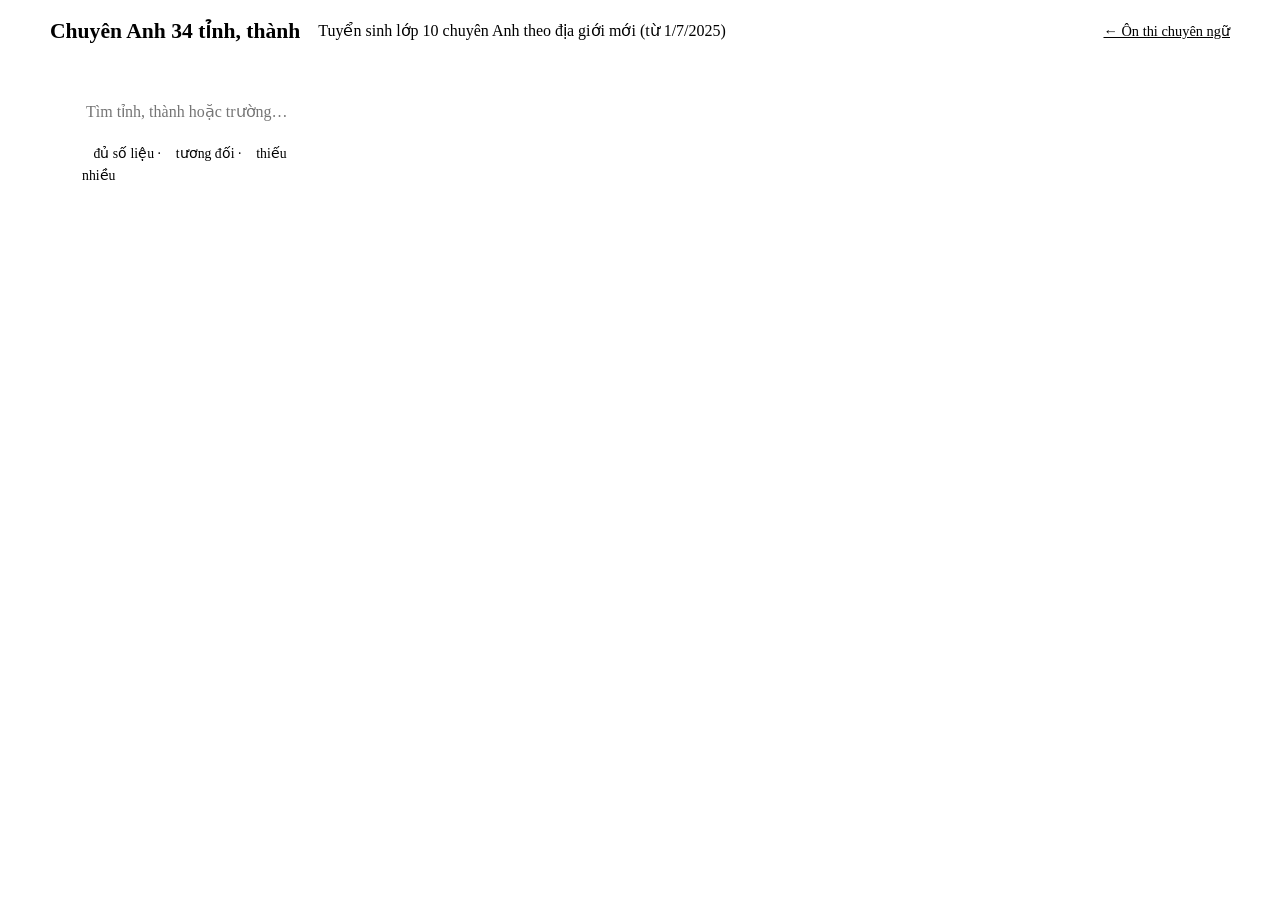
<file: src/tinh/template.html>
<!doctype html>
<html lang="vi">
<head>
<meta charset="utf-8">
<meta name="viewport" content="width=device-width, initial-scale=1">
<title>Chuyên Anh 34 tỉnh, thành</title>
<meta name="description" content="Tuyển sinh lớp 10 chuyên Anh theo 34 tỉnh, thành mới: trường, công thức xét tuyển, điểm chuẩn 2022–2026, cấu trúc và độ khó đề, kinh nghiệm ôn thi, nguồn dẫn.">
<link rel="preconnect" href="https://fonts.googleapis.com">
<link rel="preconnect" href="https://fonts.gstatic.com" crossorigin>
<link rel="stylesheet" href="https://fonts.googleapis.com/css2?family=Bricolage+Grotesque:opsz,wght@12..96,700;12..96,800&family=Plus+Jakarta+Sans:ital,wght@0,400;0,500;0,600;0,700;1,400&family=JetBrains+Mono:wght@500;700&display=swap">
<style>
/*__BRAND_CSS__*/
*{box-sizing:border-box}
html{background:var(--paper)}
body{margin:0;font-family:var(--f-body);color:var(--ink);background:var(--paper);background-image:linear-gradient(var(--grid) 1px,transparent 1px),linear-gradient(90deg,var(--grid) 1px,transparent 1px);background-size:24px 24px;line-height:1.6}
a{color:var(--agent)}
.top{background:var(--bar);color:var(--bar-ink);padding:14px 16px}
.top .in{max-width:1180px;margin:0 auto;display:flex;flex-wrap:wrap;gap:10px 18px;align-items:center}
.top b{font-family:var(--f-display);font-size:1.35rem}
.top a{color:var(--bar-ink-2);font-size:.9rem;margin-left:auto}
.wrap{max-width:1180px;margin:0 auto;padding:18px 16px 60px;display:grid;grid-template-columns:260px minmax(0,1fr);gap:20px}
@media (max-width:860px){.wrap{grid-template-columns:1fr}}
nav.side{position:sticky;top:12px;align-self:start;max-height:calc(100vh - 24px);overflow:auto;background:var(--surface);border:2px solid var(--line);border-radius:var(--r-card);padding:10px}
@media (max-width:860px){nav.side{position:static;max-height:none}}
nav.side input{width:100%;font:inherit;padding:8px 10px;border:2px solid var(--line);border-radius:var(--r-ctl);background:var(--surface);color:var(--ink)}
nav.side h4{margin:12px 6px 4px;font-size:.78rem;text-transform:uppercase;letter-spacing:.06em;color:var(--ink-2)}
nav.side button{all:unset;box-sizing:border-box;display:flex;justify-content:space-between;gap:8px;width:100%;padding:6px 8px;border-radius:8px;cursor:pointer;font-size:.93rem}
nav.side button:hover{background:var(--surface2)}
nav.side button[aria-current="true"]{background:var(--agent);color:var(--on-agent);font-weight:700}
nav.side button small{opacity:.7;font-size:.72rem}
nav.side button:focus-visible{outline:3px solid var(--gold);outline-offset:1px}
.dot{display:inline-block;width:8px;height:8px;border-radius:50%;margin-top:8px;flex:none}
.dot.high{background:var(--good-edge)}.dot.medium{background:var(--gold-deep)}.dot.low{background:var(--signal)}.dot.none{background:var(--line-strong)}
main{min-width:0}
.card{background:var(--surface);border:2px solid var(--line);border-radius:var(--r-card);padding:16px 18px;margin-bottom:14px}
.card h3{margin:0 0 8px;font-family:var(--f-display);font-size:1.15rem}
h2{font-family:var(--f-display);font-size:1.8rem;margin:0}
.sub{color:var(--ink-2);margin:.2em 0 .6em}
.chips{display:flex;flex-wrap:wrap;gap:6px;margin:8px 0}
.chip{border-radius:999px;padding:2px 10px;font-size:.8rem;font-weight:700;background:var(--surface2);border:1px solid var(--line)}
.chip.high{background:var(--good-bg);color:var(--good)}.chip.medium{background:var(--warn-bg);color:var(--warn)}.chip.low{background:var(--signal-tint);color:var(--signal-text)}
.btn{display:inline-block;font:inherit;font-weight:700;text-decoration:none;border:2px solid var(--ink);border-radius:var(--r-ctl);padding:8px 14px;background:var(--gold);color:var(--gold-ink);box-shadow:0 3px 0 var(--ink)}
.btn.ghost{background:var(--surface);color:var(--ink)}
.row{display:flex;flex-wrap:wrap;gap:10px;align-items:center}
.tw{overflow-x:auto}
table{border-collapse:collapse;width:100%;font-size:.92rem}
th,td{border-bottom:1px solid var(--line);padding:6px 8px;text-align:left;vertical-align:top}
th{font-size:.8rem;color:var(--ink-2);background:var(--surface2)}
td:first-child{min-width:170px}
td.n,th.n{text-align:right;font-family:var(--f-mono);white-space:nowrap}
.kv{display:grid;grid-template-columns:minmax(120px,max-content) 1fr;gap:6px 16px;margin:0}
.kv dt{font-weight:700;color:var(--ink-2);font-size:.9rem}.kv dd{margin:0}
@media (max-width:560px){.kv{grid-template-columns:1fr}.kv dd{margin-bottom:6px}}
.story{border-left:4px solid var(--agent);padding:4px 0 4px 12px;margin:10px 0}
.story b{display:block}
.story .who{font-size:.8rem;color:var(--ink-2)}
.story ul{margin:4px 0 0;padding-left:1.2em}
.muted{color:var(--ink-2)}.small{font-size:.86rem}
.note{background:var(--gold-tint);color:var(--gold-ink);border-radius:10px;padding:8px 12px}
ol.src{padding-left:1.4em;font-size:.86rem;word-break:break-word}
.uni{border-top:2px dashed var(--line);margin-top:12px;padding-top:12px}
.empty{padding:30px;text-align:center}
.nat h2{font-size:1.3rem;margin:18px 0 6px}.nat h2:first-child{margin-top:0}.nat h3{font-size:1.05rem;margin:14px 0 4px}.nat ul{margin:0 0 6px;padding-left:1.2em}.nat table{margin:8px 0}
@media print{nav.side,.top a,.btn{display:none}.wrap{display:block}body{background:#fff}}
</style>
</head>
<body>
<header class="top"><div class="in"><b>Chuyên Anh 34 tỉnh, thành</b><span>Tuyển sinh lớp 10 chuyên Anh theo địa giới mới (từ 1/7/2025)</span><a href="../">← Ôn thi chuyên ngữ</a></div></header>
<div class="wrap">
 <nav class="side" aria-label="Chọn tỉnh, thành"><input type="search" id="q" placeholder="Tìm tỉnh, thành hoặc trường…" aria-label="Tìm tỉnh, thành hoặc trường"><div id="list"></div>
  <p class="small muted" style="margin:10px 6px 0"><span class="dot high"></span> đủ số liệu · <span class="dot medium"></span> tương đối · <span class="dot low"></span> thiếu nhiều</p></nav>
 <main id="main"></main>
</div>
<script id="data" type="application/json">__DATA__</script>
<script>
(function(){
"use strict";
const D=JSON.parse(document.getElementById('data').textContent);
const LIST=D.list,R=D.regions,FMT=D.fmt;
const esc=s=>String(s==null?'':s).replace(/[&<>"']/g,c=>({'&':'&amp;','<':'&lt;','>':'&gt;','"':'&quot;',"'":'&#39;'}[c]));
const fmtN=x=>x==null?'—':(Math.round(x*100)/100).toLocaleString('vi-VN');
const VUNG=[['Miền Bắc',['ha-noi','hai-phong','quang-ninh','bac-ninh','hung-yen','ninh-binh','phu-tho','thai-nguyen','tuyen-quang','lao-cai','cao-bang','lang-son','dien-bien','lai-chau','son-la']],
 ['Miền Trung và Tây Nguyên',['thanh-hoa','nghe-an','ha-tinh','quang-tri','hue','da-nang','quang-ngai','gia-lai','dak-lak','khanh-hoa','lam-dong']],
 ['Miền Nam',['tp-ho-chi-minh','dong-nai','tay-ninh','can-tho','vinh-long','dong-thap','an-giang','ca-mau']]];
const byS=Object.fromEntries(LIST.map(x=>[x.slug,x]));
let cur=(location.hash||'').slice(1);if(!byS[cur]&&cur!=='kinh-nghiem')cur='ha-noi';
function nav(filter){const f=(filter||'').toLowerCase();
  document.getElementById('list').innerHTML=(D.national&&!f?`<h4>Toàn quốc</h4><button type="button" data-s="kinh-nghiem" aria-current="${cur==='kinh-nghiem'}"><span>Kinh nghiệm ôn chuyên Anh</span></button>`:'')+VUNG.map(([v,ks])=>{const items=ks.map(k=>byS[k]).filter(Boolean).filter(x=>{if(!f)return true;const r=R[x.slug];return (x.name+' '+(x.merged_from||[]).join(' ')+' '+(r?(r.schools_raw||[]).map(s=>s.name).join(' '):'')).toLowerCase().includes(f)});
    return items.length?`<h4>${v}</h4>`+items.map(x=>{const r=R[x.slug];return `<button type="button" data-s="${x.slug}" aria-current="${x.slug===cur}"><span>${esc(x.name)}${x.merged_from&&x.merged_from.length?`<br><small>${esc(x.merged_from.slice(1).map(m=>'+ '+m).join(' '))}</small>`:''}</span><span class="dot ${x.slug==='ha-noi'?'high':r?(r.confidence||'medium'):'none'}"></span></button>`}).join(''):''}).join('')||'<p class="small muted">Không tìm thấy.</p>'}
function cutTable(schools){
  const ys=[...new Set(schools.flatMap(s=>(s.classes||[]).flatMap(c=>Object.keys(c.cut||{}))))].sort();
  const rows=schools.flatMap(s=>(s.classes||[]).map(c=>({s,c})));
  if(!rows.length)return '<p class="muted">Chưa có dữ liệu trường.</p>';
  return `<div class="tw"><table><thead><tr><th>Trường</th><th>Lớp</th>${ys.map(y=>`<th class="n">${y}</th>`).join('')}<th class="n">Chỉ tiêu</th></tr></thead><tbody>${rows.map(({s,c})=>{const q=c.quota||{};const qy=Object.keys(q).sort().pop();
    return `<tr><td><b>${esc(s.name)}</b>${s.old_province?`<br><span class="small muted">${esc(s.old_province)}${s.city?' · '+esc(s.city):''}</span>`:''}</td><td>${esc(c.lang)}${c.admit_by_english?' <span class="small muted">(xét bằng điểm Anh)</span>':''}</td>${ys.map(y=>{const v=(c.cut||{})[y],sc=(c.scale||{})[y];return `<td class="n">${v==null?'—':fmtN(v)+(sc?`<span class="small muted">/${sc}</span>`:'')}</td>`}).join('')}<td class="n">${qy&&q[qy]!=null?q[qy]+` <span class="small muted">(${qy})</span>`:'—'}</td></tr>${c.note?`<tr><td></td><td colspan="${ys.length+2}" class="small muted"><details><summary>Ghi chú về số liệu</summary>${esc(c.note)}</details></td></tr>`:''}`}).join('')}</tbody></table></div>`}
function paperHTML(P){if(!P)return '';const sec=P.sections||[];
  return `<dl class="kv"><dt>Thời gian</dt><dd>${P.minutes?P.minutes+' phút':'—'}${P.scale?` · thang ${P.scale}`:''}</dd><dt>Phần nghe</dt><dd>${P.has_listening==null?'—':P.has_listening?'Có':'Không'}</dd><dt>Bài viết</dt><dd>${P.essay_words?'khoảng '+P.essay_words+' từ':'—'}</dd><dt>Độ khó ước tính</dt><dd><b>${esc(P.difficulty||'—')}</b>${P.difficulty_evidence?`<br><span class="small">${esc(P.difficulty_evidence)}</span>`:''}</dd></dl>
   ${sec.length?`<div class="tw" style="margin-top:10px"><table><thead><tr><th>Dạng bài</th><th class="n">Số câu</th><th class="n">Điểm</th><th>Ghi chú</th></tr></thead><tbody>${sec.map(x=>`<tr><td>${esc(FMT[x.format]||x.format)}</td><td class="n">${x.items==null?'—':x.items}</td><td class="n">${x.points==null?'—':fmtN(x.points)}</td><td class="small">${esc(x.note||'')}</td></tr>`).join('')}</tbody></table></div>`:''}
   ${(P.sample_links||[]).length?`<p class="small"><b>Đề và đáp án các năm:</b> ${P.sample_links.map((u,i)=>`<a href="${esc(u)}" target="_blank" rel="noopener">đề ${i+1}</a>`).join(' · ')}</p>`:''}`}
function storiesHTML(st){if(!st||!st.length)return '<p class="muted">Chưa tìm được chia sẻ có nguồn.</p>';
  return st.map(s=>`<div class="story"><b>${s.url?`<a href="${esc(s.url)}" target="_blank" rel="noopener">${esc(s.title)}</a>`:esc(s.title)}</b><span class="who">${esc([s.who,s.school,s.year].filter(Boolean).join(' · '))}</span><div>${esc(s.summary||'')}</div>${(s.takeaways||[]).length?`<ul>${s.takeaways.map(t=>`<li>${esc(t)}</li>`).join('')}</ul>`:''}</div>`).join('')}
function formulaHTML(F,nv){if(!F)return '';
  return `<p><b>${esc(F.text||'')}</b></p>${F.conditions?`<p class="small">${esc(F.conditions)}</p>`:''}${F.formula_by_year&&Object.keys(F.formula_by_year).length?`<details><summary class="small">Công thức từng năm</summary><ul class="small">${Object.entries(F.formula_by_year).map(([y,t])=>`<li><b>${esc(y)}:</b> ${esc(t)}</li>`).join('')}</ul></details>`:''}${nv?`<p class="small"><b>Nguyện vọng:</b> ${esc(nv)}</p>`:''}`}
function show(slug){cur=slug;history.replaceState(null,'','#'+slug);nav(document.getElementById('q').value);
  const M=document.getElementById('main');
  if(slug==='kinh-nghiem'){M.innerHTML=`<div class="card"><p class="small muted" style="margin:0">Toàn quốc</p><h2>Kinh nghiệm ôn chuyên Anh</h2><p class="sub">Chia sẻ của thủ khoa, học sinh đỗ, phụ huynh và giáo viên luyện thi, kèm những điểm chung rút ra. Mỗi mục dẫn về bài gốc.</p></div><div class="card nat">${D.national}</div>`;window.scrollTo({top:0});return}
  const meta=byS[slug],r=R[slug];
  const head=`<div class="card"><p class="small muted" style="margin:0">Sở GD&amp;ĐT</p><h2>${esc(meta.name)}</h2>${meta.merged_from&&meta.merged_from.length?`<p class="sub">Gồm các tỉnh, thành cũ: ${esc(meta.merged_from.join(', '))}</p>`:'<p class="sub">Không sáp nhập</p>'}
   <div class="chips">${r?`<span class="chip ${esc(r.confidence||'medium')}">Độ đầy đủ số liệu: ${({high:'cao',medium:'vừa',low:'thấp'})[r.confidence]||'vừa'}</span>`:''}${r&&r.paper&&r.paper.difficulty?`<span class="chip">Đề chuyên Anh khoảng ${esc(r.paper.difficulty)}</span>`:''}${r&&r.exam_2026&&r.exam_2026.dates?`<span class="chip">Thi 2026: ${esc(String(r.exam_2026.dates).slice(0,40))}${String(r.exam_2026.dates).length>40?'…':''}</span>`:''}</div>
   <div class="row">${slug==='ha-noi'||r?`<a class="btn" href="../chuyen-anh-14-ngay/?so=${slug}">Mở bộ ôn 14 buổi cho ${esc(meta.name)}</a>`:''}${slug==='ha-noi'?'<a class="btn ghost" href="../tuyen-sinh/">Trang tuyển sinh chuyên ngữ Hà Nội</a>':''}</div></div>`;
  if(slug==='ha-noi'){M.innerHTML=head+`<div class="card"><h3>Bản Hà Nội</h3><p>Bộ ôn đầu tiên của trang được làm cho Hà Nội: kỳ thi của Sở (Amsterdam, Chu Văn An, Nguyễn Huệ, Sơn Tây), Chuyên Ngoại ngữ và Chuyên Sư phạm. Công thức, điểm chuẩn 2022–2026, bảng điểm học sinh đỗ và kinh nghiệm ôn nằm ở trang Tuyển sinh chuyên ngữ Hà Nội.</p></div>`;return}
  if(!r){M.innerHTML=head+`<div class="card empty"><p>Dữ liệu của ${esc(meta.name)} đang được cập nhật.</p></div>`;return}
  const ex=r.exam_2026||{};
  M.innerHTML=head+
   `<div class="card"><h3>Kỳ thi</h3><dl class="kv"><dt>Năm 2026</dt><dd>${esc(ex.dates||'—')}</dd><dt>Cách tổ chức</dt><dd>${esc(ex.organisation||'—')}</dd><dt>Môn thi chung</dt><dd>${esc((ex.common_subjects||[]).join(', ')||'—')}</dd>${ex.notes?`<dt>Ghi chú</dt><dd class="small">${esc(ex.notes)}</dd>`:''}<dt>Năm 2027</dt><dd>${esc(r.plan_2027||'Sở chưa công bố (đến 10/2026).')}</dd></dl></div>`+
   `<div class="card"><h3>Công thức xét tuyển lớp chuyên Anh</h3>${formulaHTML(r.formula_raw,r.nv_rule)}</div>`+
   `<div class="card"><h3>Trường và điểm chuẩn</h3>${cutTable(r.schools_raw||[])}<p class="small muted">Điểm chuẩn ghi theo thang của từng năm; năm đổi công thức thì không so trực tiếp được.</p></div>`+
   `<div class="card"><h3>Đề chuyên Anh</h3>${paperHTML(r.paper)}</div>`+
   ((r.prep_tips||[]).length?`<div class="card"><h3>Ôn sát đề của ${esc(meta.name)}</h3><ul>${r.prep_tips.map(t=>`<li>${esc(t)}</li>`).join('')}</ul></div>`:'')+
   `<div class="card"><h3>Chia sẻ và kinh nghiệm</h3>${storiesHTML(r.stories)}</div>`+
   (r.uni||[]).map(u=>`<div class="card"><p class="small muted" style="margin:0">Trường chuyên thuộc đại học, thi riêng</p><h3>${esc(u.name)}</h3>${formulaHTML(u.formula_raw,'')}${cutTable(u.schools_raw||[])}<div class="uni"><b>Đề chuyên Anh</b>${paperHTML(u.paper)}</div>${(u.stories||[]).length?`<div class="uni"><b>Chia sẻ</b>${storiesHTML(u.stories)}</div>`:''}</div>`).join('')+
   `<div class="card"><h3>Còn thiếu</h3>${(r.gaps||[]).length?`<ul class="small">${r.gaps.map(g=>`<li>${esc(g)}</li>`).join('')}</ul>`:'<p class="small muted">Không có.</p>'}<p class="note small">Số liệu tổng hợp từ báo chí, website sở và trường, cập nhật ${esc(D.updated)}. Trước khi đăng ký, cả nhà nên đọc văn bản tuyển sinh chính thức của sở trong năm thi.</p></div>`+
   `<div class="card"><h3>Nguồn</h3><ol class="src">${(r.sources||[]).concat(...(r.uni||[]).map(u=>u.sources||[])).map(s=>`<li><a href="${esc(s.url)}" target="_blank" rel="noopener">${esc(s.title||s.url)}</a></li>`).join('')}</ol></div>`;
  window.scrollTo({top:0})}
document.getElementById('list').addEventListener('click',e=>{const b=e.target.closest('button[data-s]');if(b)show(b.dataset.s)});
document.getElementById('q').addEventListener('input',e=>nav(e.target.value));
window.addEventListener('hashchange',()=>{const h=location.hash.slice(1);if((byS[h]||h==='kinh-nghiem')&&h!==cur)show(h)});
show(cur);
})();
</script>
</body>
</html>
</file>
